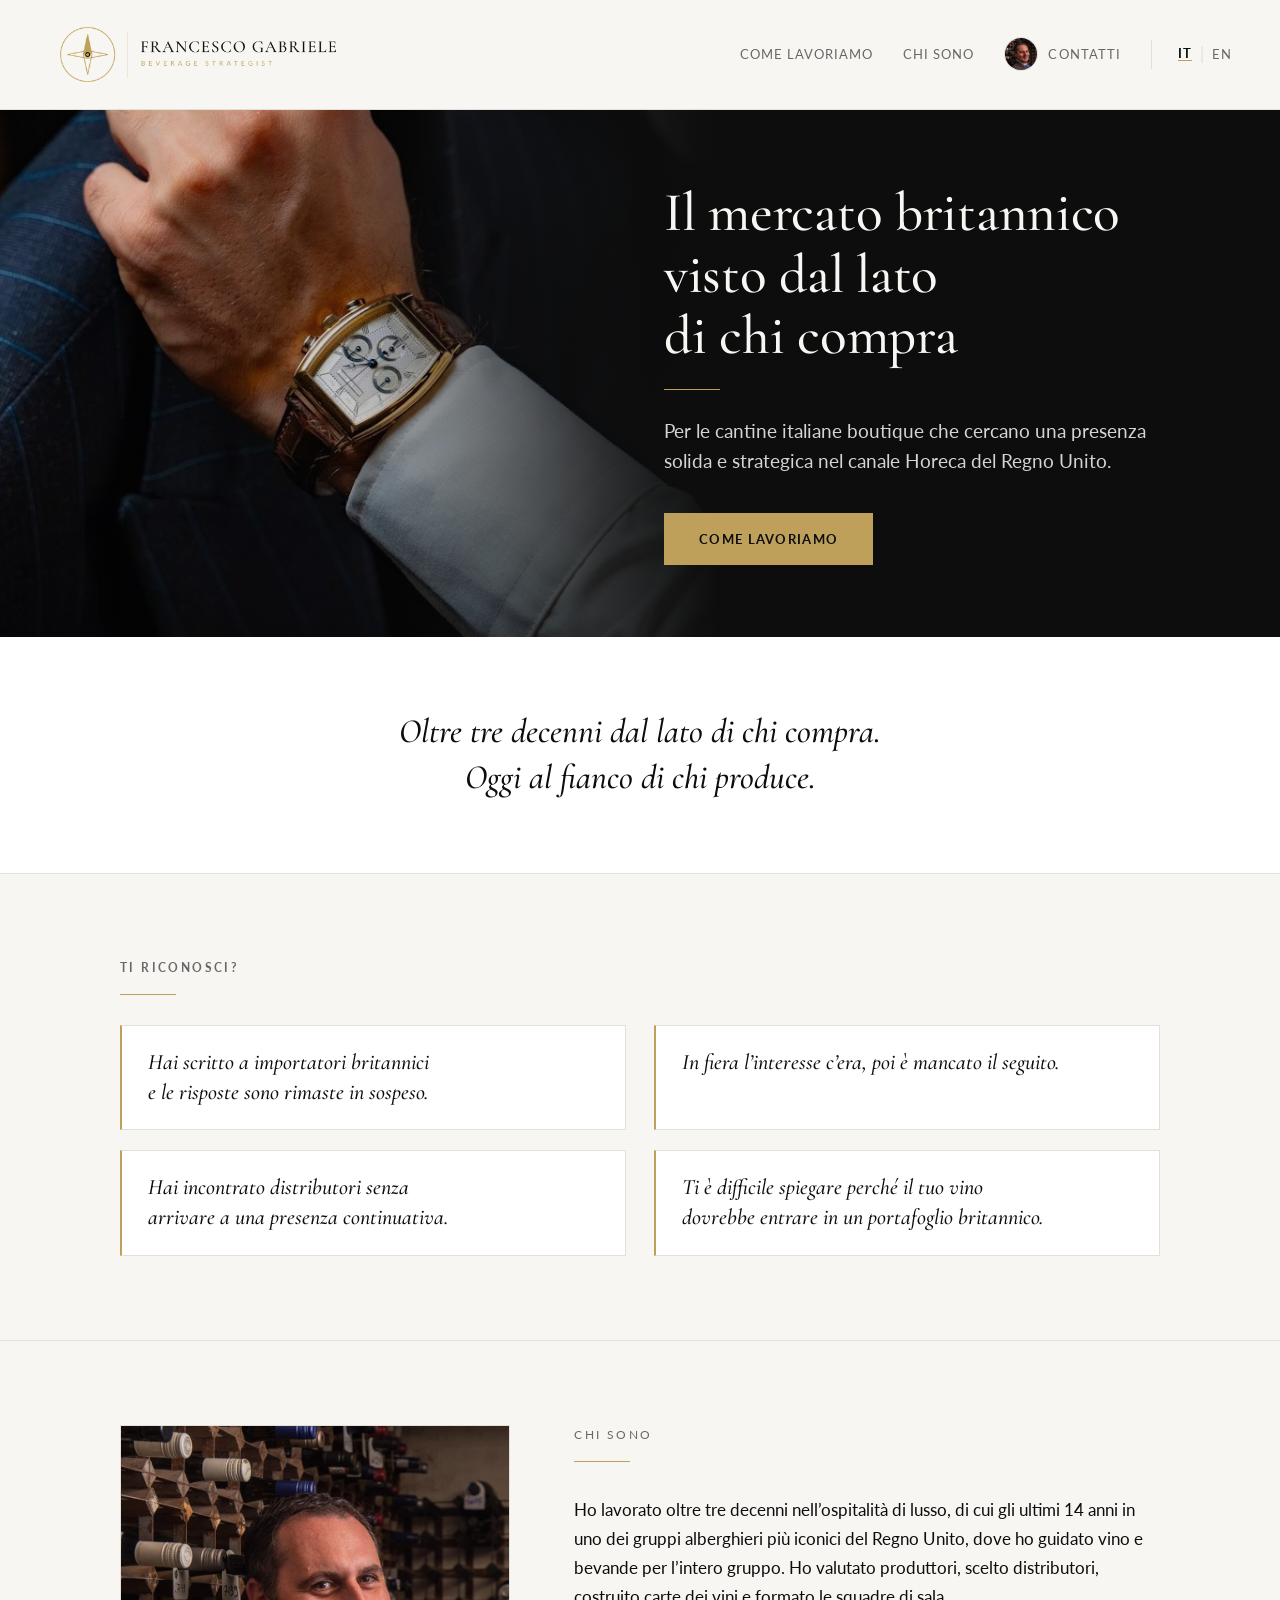
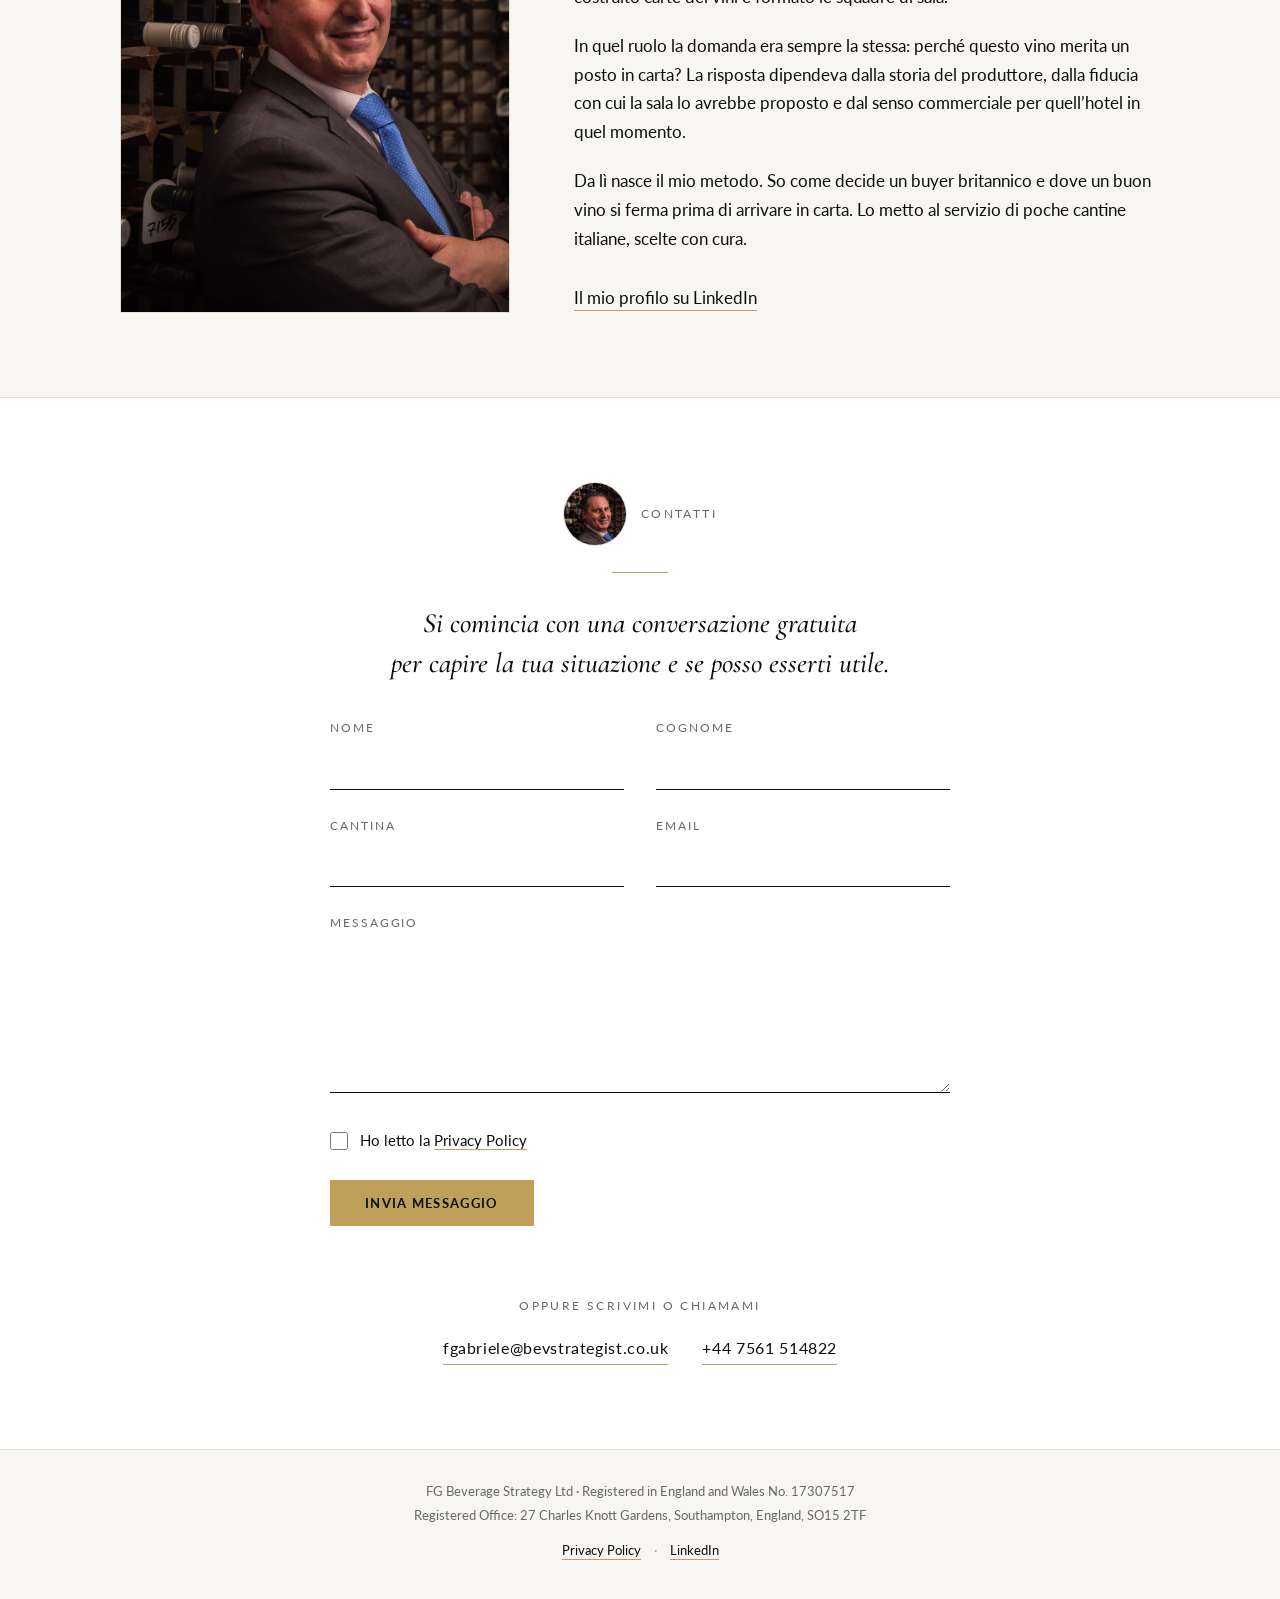
<file: index.html>
<!DOCTYPE html>
<html lang="it">
<head>
<meta charset="UTF-8">
<meta name="viewport" content="width=device-width, initial-scale=1">
<title>Francesco Gabriele | Beverage Strategist</title>
<meta name="description" content="Strategia di ingresso nel mercato britannico per cantine italiane boutique. Un parere indipendente, dal lato di chi compra.">
<link rel="canonical" href="https://bevstrategist.co.uk/">
<link rel="alternate" hreflang="it" href="https://bevstrategist.co.uk/">
<link rel="alternate" hreflang="en" href="https://bevstrategist.co.uk/en/">
<link rel="alternate" hreflang="x-default" href="https://bevstrategist.co.uk/">
<meta property="og:type" content="website">
<meta property="og:site_name" content="Francesco Gabriele | Beverage Strategist">
<meta property="og:title" content="Francesco Gabriele | Beverage Strategist">
<meta property="og:description" content="Strategia di ingresso nel mercato britannico per cantine italiane boutique. Un parere indipendente, dal lato di chi compra.">
<meta property="og:url" content="https://bevstrategist.co.uk/">
<meta property="og:locale" content="it_IT">
<meta property="og:locale:alternate" content="en_GB">
<meta property="og:image" content="https://bevstrategist.co.uk/assets/img/anteprima-social.png">
<meta property="og:image:width" content="1200">
<meta property="og:image:height" content="630">
<meta property="og:image:alt" content="Francesco Gabriele | Beverage Strategist">
<meta name="twitter:card" content="summary_large_image">
<link rel="icon" href="/favicon.ico" sizes="any">
<link rel="icon" type="image/png" sizes="96x96" href="/assets/img/favicon-96.png">
<link rel="apple-touch-icon" href="/apple-touch-icon.png">
<link rel="preload" href="/assets/fonts/cormorant-500.woff2" as="font" type="font/woff2" crossorigin>
<link rel="preload" href="/assets/fonts/lato-400.woff2" as="font" type="font/woff2" crossorigin>
<link rel="stylesheet" href="/assets/css/site.css">
</head>
<body>
<header class="site-header">
  <a class="site-logo" href="/"><img src="/assets/img/logo-francesco-gabriele.png" width="990" height="255" alt="Francesco Gabriele | Beverage Strategist, torna alla home"></a>
  <nav aria-label="Menu principale">
    <ul class="site-nav">
      <li><a href="/come-lavoriamo.html">Come lavoriamo</a></li>
      <li><a href="/#chi-sono">Chi sono</a></li>
      <li><a class="nav-contact" href="/#contatti"><img src="/assets/img/francesco-gabriele-ritratto.jpg" width="192" height="192" alt=""><span>Contatti</span></a></li>
      <li class="lang"><a href="/" lang="it" hreflang="it" aria-current="true">IT</a><span aria-hidden="true">|</span><a href="/en/" lang="en" hreflang="en">EN</a></li>
    </ul>
  </nav>
</header>
<main>
  <div class="hero">
    <div class="hero-photo" aria-hidden="true" style="background-image:url('/assets/img/hero-orologio.jpg')"></div>
    <div class="hero-copy">
      <h1><span class="line">Il mercato britannico</span> <span class="line">visto dal lato</span> <span class="line">di chi compra</span></h1>
      <span class="rule"></span>
      <p>Per le cantine italiane boutique che cercano una presenza solida&nbsp;e&nbsp;strategica nel canale Horeca del Regno Unito.</p>
      <a class="btn" href="/come-lavoriamo.html">Come lavoriamo</a>
    </div>
  </div>

  <section class="statement">
    <p><span class="line">Oltre tre decenni dal lato di chi compra.</span> <span class="line">Oggi al fianco di chi produce.</span></p>
  </section>

  <section class="recognise">
    <div class="inner-wide">
      <h2 class="label">Ti riconosci?</h2>
      <span class="rule"></span>
      <ul class="rec-grid">
        <li>Hai scritto a importatori britannici e le risposte sono rimaste in sospeso.</li>
        <li>In fiera l’interesse c’era, poi è mancato il seguito.</li>
        <li>Hai incontrato distributori senza arrivare a una presenza continuativa.</li>
        <li>Ti è difficile spiegare perché il tuo vino dovrebbe entrare in un portafoglio britannico.</li>
      </ul>
    </div>
  </section>

  <section class="about" id="chi-sono">
    <div class="about-grid">
      <img class="about-photo" src="/assets/img/francesco-gabriele-cantina.jpg" width="1000" height="1163" alt="Francesco Gabriele in una cantina di vini" loading="lazy">
      <div class="about-copy">
        <h2 class="label">Chi sono</h2>
        <span class="rule"></span>
      <p>Ho lavorato oltre tre decenni nell’ospitalità di lusso, di cui gli ultimi 14 anni in uno dei gruppi alberghieri più iconici del Regno Unito, dove ho guidato vino e bevande per l’intero gruppo. Ho valutato produttori, scelto distributori, costruito carte dei vini e formato le squadre di sala.</p>
      <p>In quel ruolo la domanda era sempre la stessa: perché questo vino merita un posto in carta? La risposta dipendeva dalla storia del produttore, dalla fiducia con cui la sala lo avrebbe proposto e dal senso commerciale per quell’hotel in quel momento.</p>
      <p>Da lì nasce il mio metodo. So come decide un buyer britannico e dove un buon vino si ferma prima di arrivare in carta. Lo metto al servizio di poche cantine italiane, scelte con cura.</p>
        <p class="more"><a href="https://www.linkedin.com/in/francesco-gabriele-b3495321" target="_blank" rel="noopener">Il mio profilo su LinkedIn</a></p>
      </div>
    </div>
  </section>

  <section class="contact" id="contatti">
    <div class="inner">
      <div class="contact-head">
        <img src="/assets/img/francesco-gabriele-ritratto.jpg" width="192" height="192" alt="Francesco Gabriele">
        <h2 class="label">Contatti</h2>
      </div>
      <span class="rule"></span>
      <p class="lead"><span class="line">Si comincia con una conversazione gratuita</span> <span class="line">per capire la tua situazione e se posso esserti utile.</span></p>
      <form class="contact-form" method="post" action="https://formspree.io/f/xrpeqwgr" data-ok="Grazie, il tuo messaggio è arrivato. Ti rispondo di persona." data-fail="L’invio non è riuscito. Scrivimi a fgabriele@bevstrategist.co.uk.">
        <input type="hidden" name="_subject" value="Nuovo messaggio dal sito">
        <input type="hidden" name="lingua" value="Italiano">
        <input class="hp" type="text" name="_gotcha" tabindex="-1" autocomplete="off" aria-hidden="true">
        <label><span>Nome</span><input type="text" name="nome" autocomplete="given-name" required></label>
        <label><span>Cognome</span><input type="text" name="cognome" autocomplete="family-name" required></label>
        <label><span>Cantina</span><input type="text" name="cantina" autocomplete="organization" required></label>
        <label><span>Email</span><input type="email" name="email" autocomplete="email" required></label>
        <label class="wide"><span>Messaggio</span><textarea name="messaggio" rows="5" required></textarea></label>
        <label class="check wide"><input type="checkbox" name="privacy" required><span>Ho letto la <a href="/privacy-policy.html">Privacy Policy</a></span></label>
        <div class="wide"><button class="btn" type="submit">Invia messaggio</button></div>
        <p class="form-status wide" role="status" aria-live="polite"></p>
      </form>
      <p class="contact-or">Oppure scrivimi o chiamami</p>
      <div class="contact-links">
        <a href="mailto:fgabriele@bevstrategist.co.uk">fgabriele@bevstrategist.co.uk</a>
        <a href="tel:+447561514822">+44 7561 514822</a>
      </div>
    </div>
  </section>
</main>
<footer class="site-footer">
  <p class="legal">FG Beverage Strategy Ltd · Registered in England and Wales No. 17307517<br>Registered Office: 27 Charles Knott Gardens, Southampton, England, SO15 2TF</p>
  <p><a href="/privacy-policy.html">Privacy Policy</a> <span class="sep">·</span> <a href="https://www.linkedin.com/in/francesco-gabriele-b3495321" target="_blank" rel="noopener">LinkedIn</a></p>
</footer>
<script src="/assets/js/form.js" defer></script>
</body>
</html>
</file>
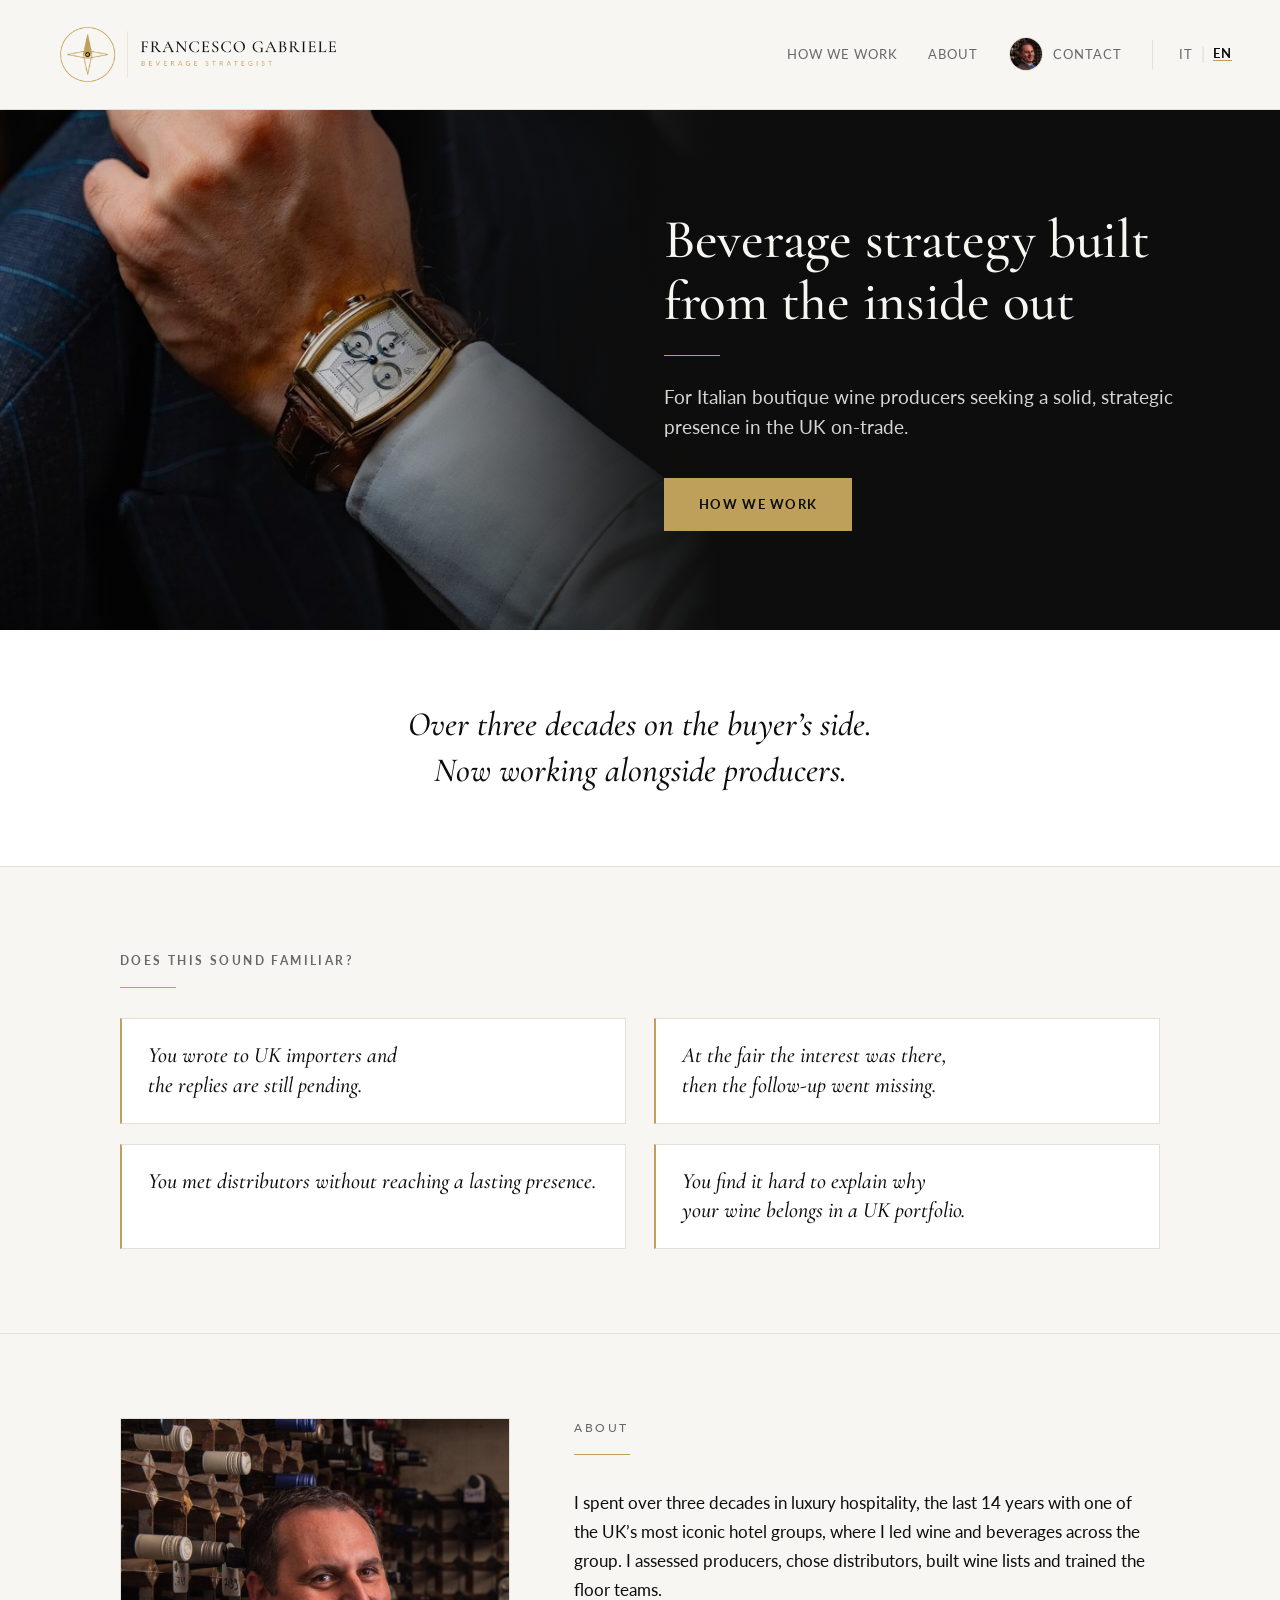
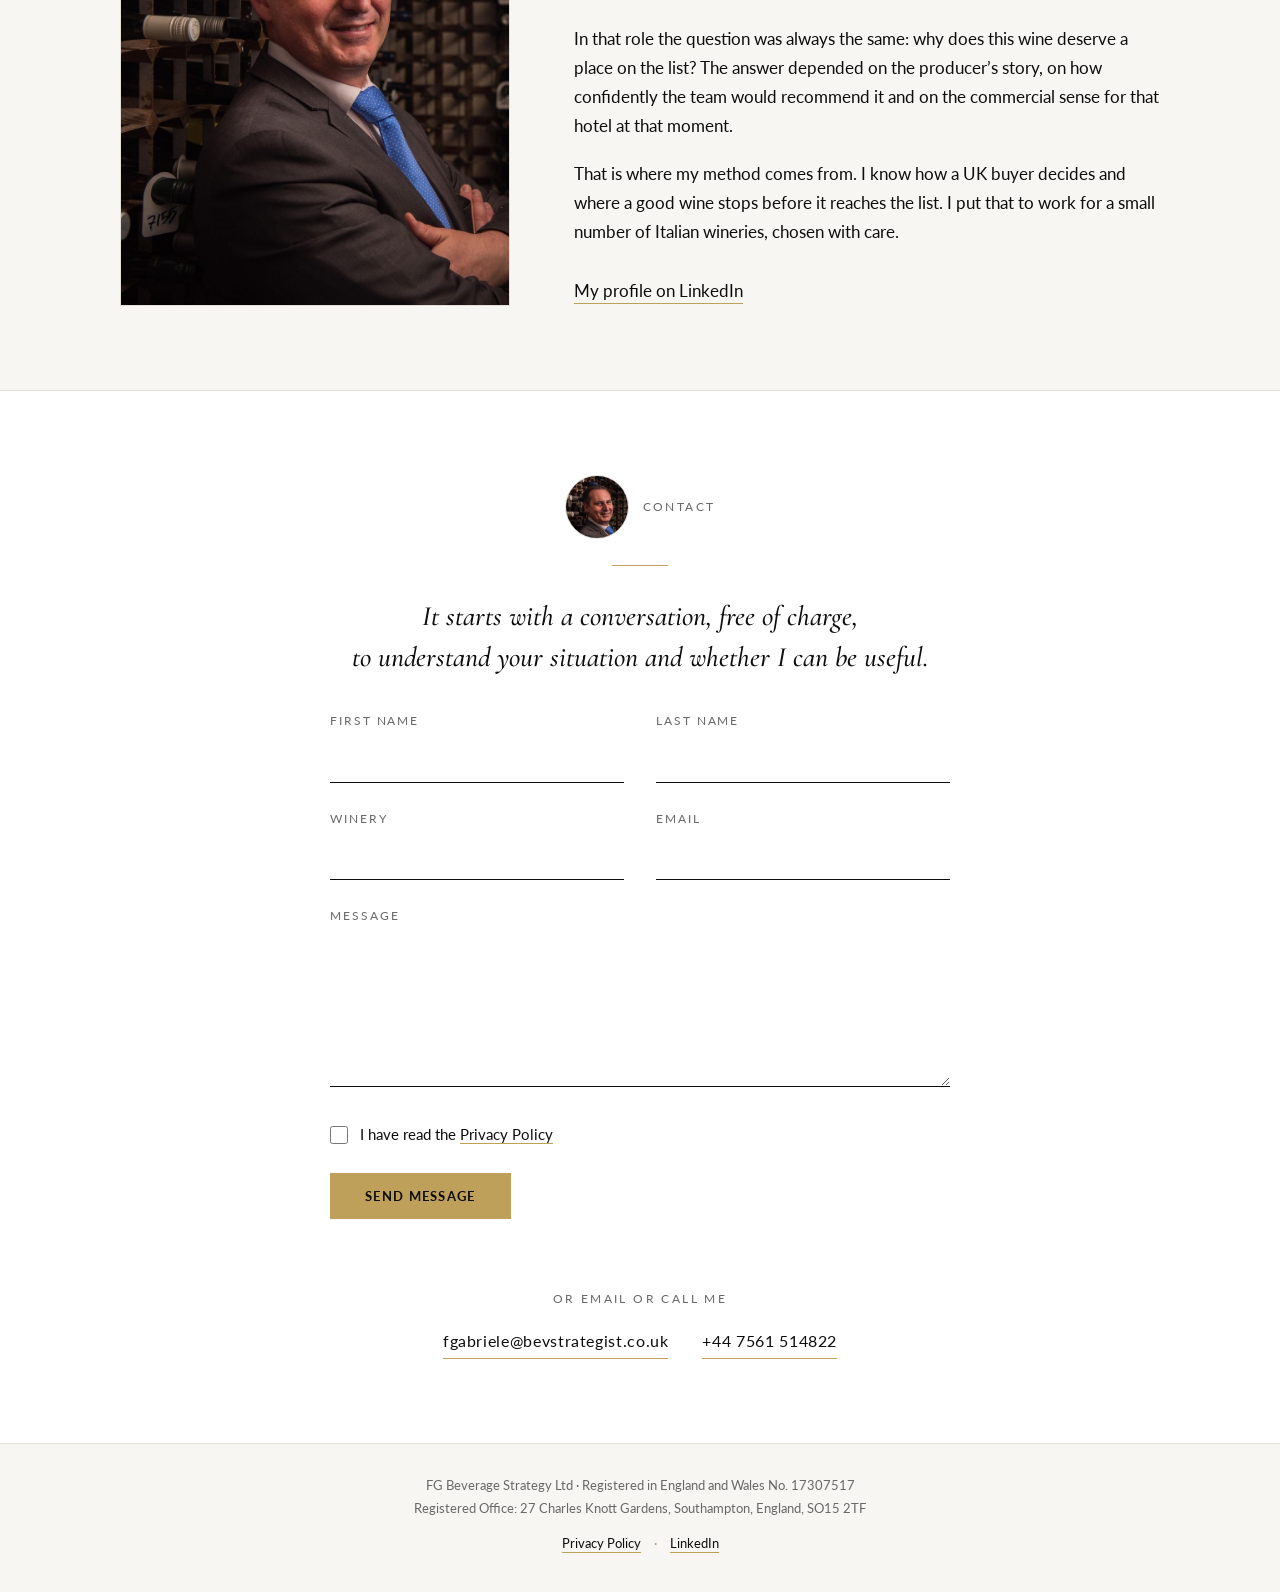
<file: en/index.html>
<!DOCTYPE html>
<html lang="en">
<head>
<meta charset="UTF-8">
<meta name="viewport" content="width=device-width, initial-scale=1">
<title>Francesco Gabriele | Beverage Strategist</title>
<meta name="description" content="UK market entry strategy for Italian boutique wine producers. Independent advice from the buyer’s side of the table.">
<link rel="canonical" href="https://bevstrategist.co.uk/en/">
<link rel="alternate" hreflang="it" href="https://bevstrategist.co.uk/">
<link rel="alternate" hreflang="en" href="https://bevstrategist.co.uk/en/">
<link rel="alternate" hreflang="x-default" href="https://bevstrategist.co.uk/">
<meta property="og:type" content="website">
<meta property="og:site_name" content="Francesco Gabriele | Beverage Strategist">
<meta property="og:title" content="Francesco Gabriele | Beverage Strategist">
<meta property="og:description" content="UK market entry strategy for Italian boutique wine producers. Independent advice from the buyer’s side of the table.">
<meta property="og:url" content="https://bevstrategist.co.uk/en/">
<meta property="og:locale" content="en_GB">
<meta property="og:locale:alternate" content="it_IT">
<meta property="og:image" content="https://bevstrategist.co.uk/assets/img/anteprima-social.png">
<meta property="og:image:width" content="1200">
<meta property="og:image:height" content="630">
<meta property="og:image:alt" content="Francesco Gabriele | Beverage Strategist">
<meta name="twitter:card" content="summary_large_image">
<link rel="icon" href="/favicon.ico" sizes="any">
<link rel="icon" type="image/png" sizes="96x96" href="/assets/img/favicon-96.png">
<link rel="apple-touch-icon" href="/apple-touch-icon.png">
<link rel="preload" href="/assets/fonts/cormorant-500.woff2" as="font" type="font/woff2" crossorigin>
<link rel="preload" href="/assets/fonts/lato-400.woff2" as="font" type="font/woff2" crossorigin>
<link rel="stylesheet" href="/assets/css/site.css">
</head>
<body>
<header class="site-header">
  <a class="site-logo" href="/en/"><img src="/assets/img/logo-francesco-gabriele.png" width="990" height="255" alt="Francesco Gabriele | Beverage Strategist, back to home"></a>
  <nav aria-label="Main menu">
    <ul class="site-nav">
      <li><a href="/en/how-we-work.html">How we work</a></li>
      <li><a href="/en/#about">About</a></li>
      <li><a class="nav-contact" href="/en/#contact"><img src="/assets/img/francesco-gabriele-ritratto.jpg" width="192" height="192" alt=""><span>Contact</span></a></li>
      <li class="lang"><a href="/" lang="it" hreflang="it">IT</a><span aria-hidden="true">|</span><a href="/en/" lang="en" hreflang="en" aria-current="true">EN</a></li>
    </ul>
  </nav>
</header>
<main>
  <div class="hero">
    <div class="hero-photo" aria-hidden="true" style="background-image:url('/assets/img/hero-orologio.jpg')"></div>
    <div class="hero-copy">
      <h1><span class="line">Beverage strategy built</span> <span class="line">from the inside out</span></h1>
      <span class="rule"></span>
      <p>For Italian boutique wine producers seeking a solid, strategic presence in the UK on-trade.</p>
      <a class="btn" href="/en/how-we-work.html">How we work</a>
    </div>
  </div>

  <section class="statement">
    <p><span class="line">Over three decades on the buyer’s side.</span> <span class="line">Now working alongside producers.</span></p>
  </section>

  <section class="recognise">
    <div class="inner-wide">
      <h2 class="label">Does this sound familiar?</h2>
      <span class="rule"></span>
      <ul class="rec-grid">
        <li>You wrote to UK importers and the replies are still pending.</li>
        <li>At the fair the interest was there, then the follow-up went missing.</li>
        <li>You met distributors without reaching a lasting presence.</li>
        <li>You find it hard to explain why your wine belongs in a UK portfolio.</li>
      </ul>
    </div>
  </section>

  <section class="about" id="about">
    <div class="about-grid">
      <img class="about-photo" src="/assets/img/francesco-gabriele-cantina.jpg" width="1000" height="1163" alt="Francesco Gabriele in a wine cellar" loading="lazy">
      <div class="about-copy">
        <h2 class="label">About</h2>
        <span class="rule"></span>
      <p>I spent over three decades in luxury hospitality, the last 14 years with one of the UK’s most iconic hotel groups, where I led wine and beverages across the group. I assessed producers, chose distributors, built wine lists and trained the floor teams.</p>
      <p>In that role the question was always the same: why does this wine deserve a place on the list? The answer depended on the producer’s story, on how confidently the team would recommend it and on the commercial sense for that hotel at that moment.</p>
      <p>That is where my method comes from. I know how a UK buyer decides and where a good wine stops before it reaches the list. I put that to work for a small number of Italian wineries, chosen with care.</p>
        <p class="more"><a href="https://www.linkedin.com/in/francesco-gabriele-b3495321" target="_blank" rel="noopener">My profile on LinkedIn</a></p>
      </div>
    </div>
  </section>

  <section class="contact" id="contact">
    <div class="inner">
      <div class="contact-head">
        <img src="/assets/img/francesco-gabriele-ritratto.jpg" width="192" height="192" alt="Francesco Gabriele">
        <h2 class="label">Contact</h2>
      </div>
      <span class="rule"></span>
      <p class="lead"><span class="line">It starts with a conversation, free of charge,</span> <span class="line">to understand your situation and whether I can be useful.</span></p>
      <form class="contact-form" method="post" action="https://formspree.io/f/xrpeqwgr" data-ok="Thank you, your message has arrived. I will reply personally." data-fail="The message could not be sent. Please email fgabriele@bevstrategist.co.uk.">
        <input type="hidden" name="_subject" value="New message from the website">
        <input type="hidden" name="lingua" value="English">
        <input class="hp" type="text" name="_gotcha" tabindex="-1" autocomplete="off" aria-hidden="true">
        <label><span>First name</span><input type="text" name="nome" autocomplete="given-name" required></label>
        <label><span>Last name</span><input type="text" name="cognome" autocomplete="family-name" required></label>
        <label><span>Winery</span><input type="text" name="cantina" autocomplete="organization" required></label>
        <label><span>Email</span><input type="email" name="email" autocomplete="email" required></label>
        <label class="wide"><span>Message</span><textarea name="messaggio" rows="5" required></textarea></label>
        <label class="check wide"><input type="checkbox" name="privacy" required><span>I have read the <a href="/en/privacy-policy.html">Privacy Policy</a></span></label>
        <div class="wide"><button class="btn" type="submit">Send message</button></div>
        <p class="form-status wide" role="status" aria-live="polite"></p>
      </form>
      <p class="contact-or">Or email or call me</p>
      <div class="contact-links">
        <a href="mailto:fgabriele@bevstrategist.co.uk">fgabriele@bevstrategist.co.uk</a>
        <a href="tel:+447561514822">+44 7561 514822</a>
      </div>
    </div>
  </section>
</main>
<footer class="site-footer">
  <p class="legal">FG Beverage Strategy Ltd · Registered in England and Wales No. 17307517<br>Registered Office: 27 Charles Knott Gardens, Southampton, England, SO15 2TF</p>
  <p><a href="/en/privacy-policy.html">Privacy Policy</a> <span class="sep">·</span> <a href="https://www.linkedin.com/in/francesco-gabriele-b3495321" target="_blank" rel="noopener">LinkedIn</a></p>
</footer>
<script src="/assets/js/form.js" defer></script>
</body>
</html>
</file>
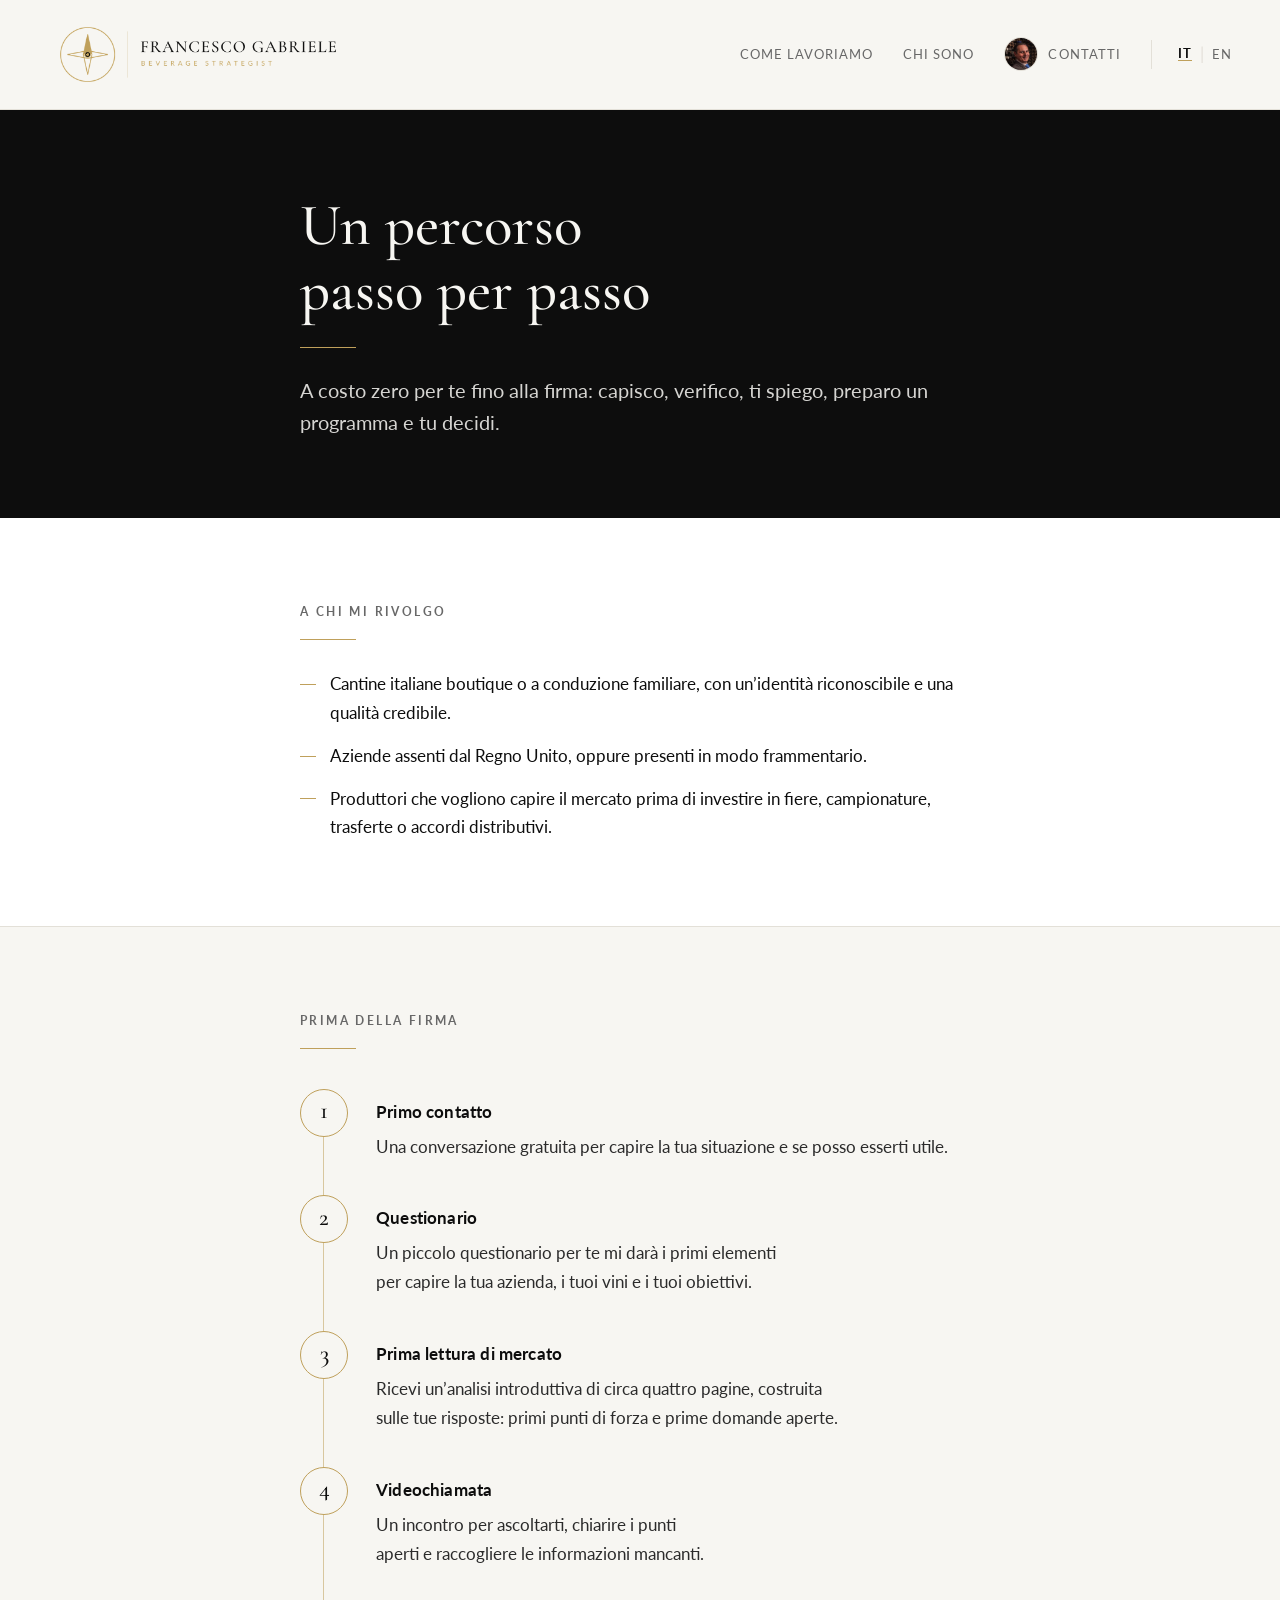
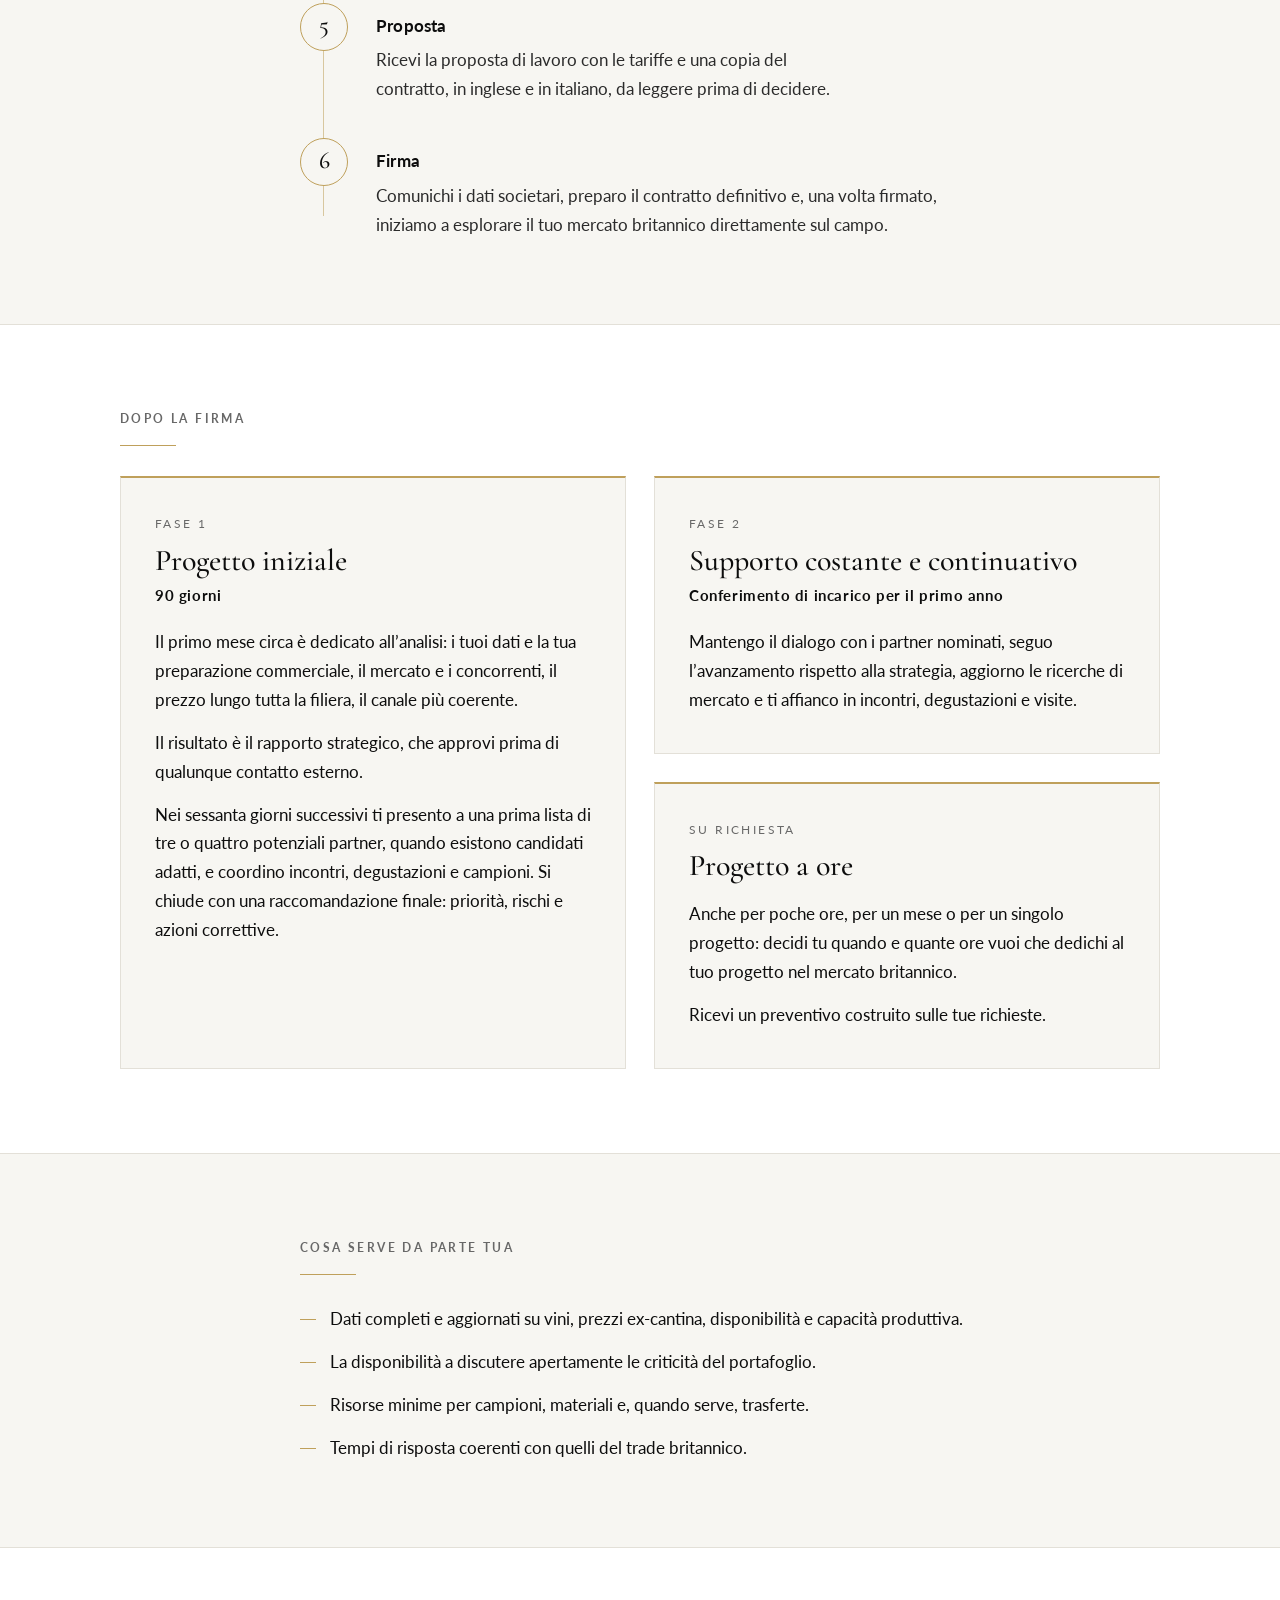
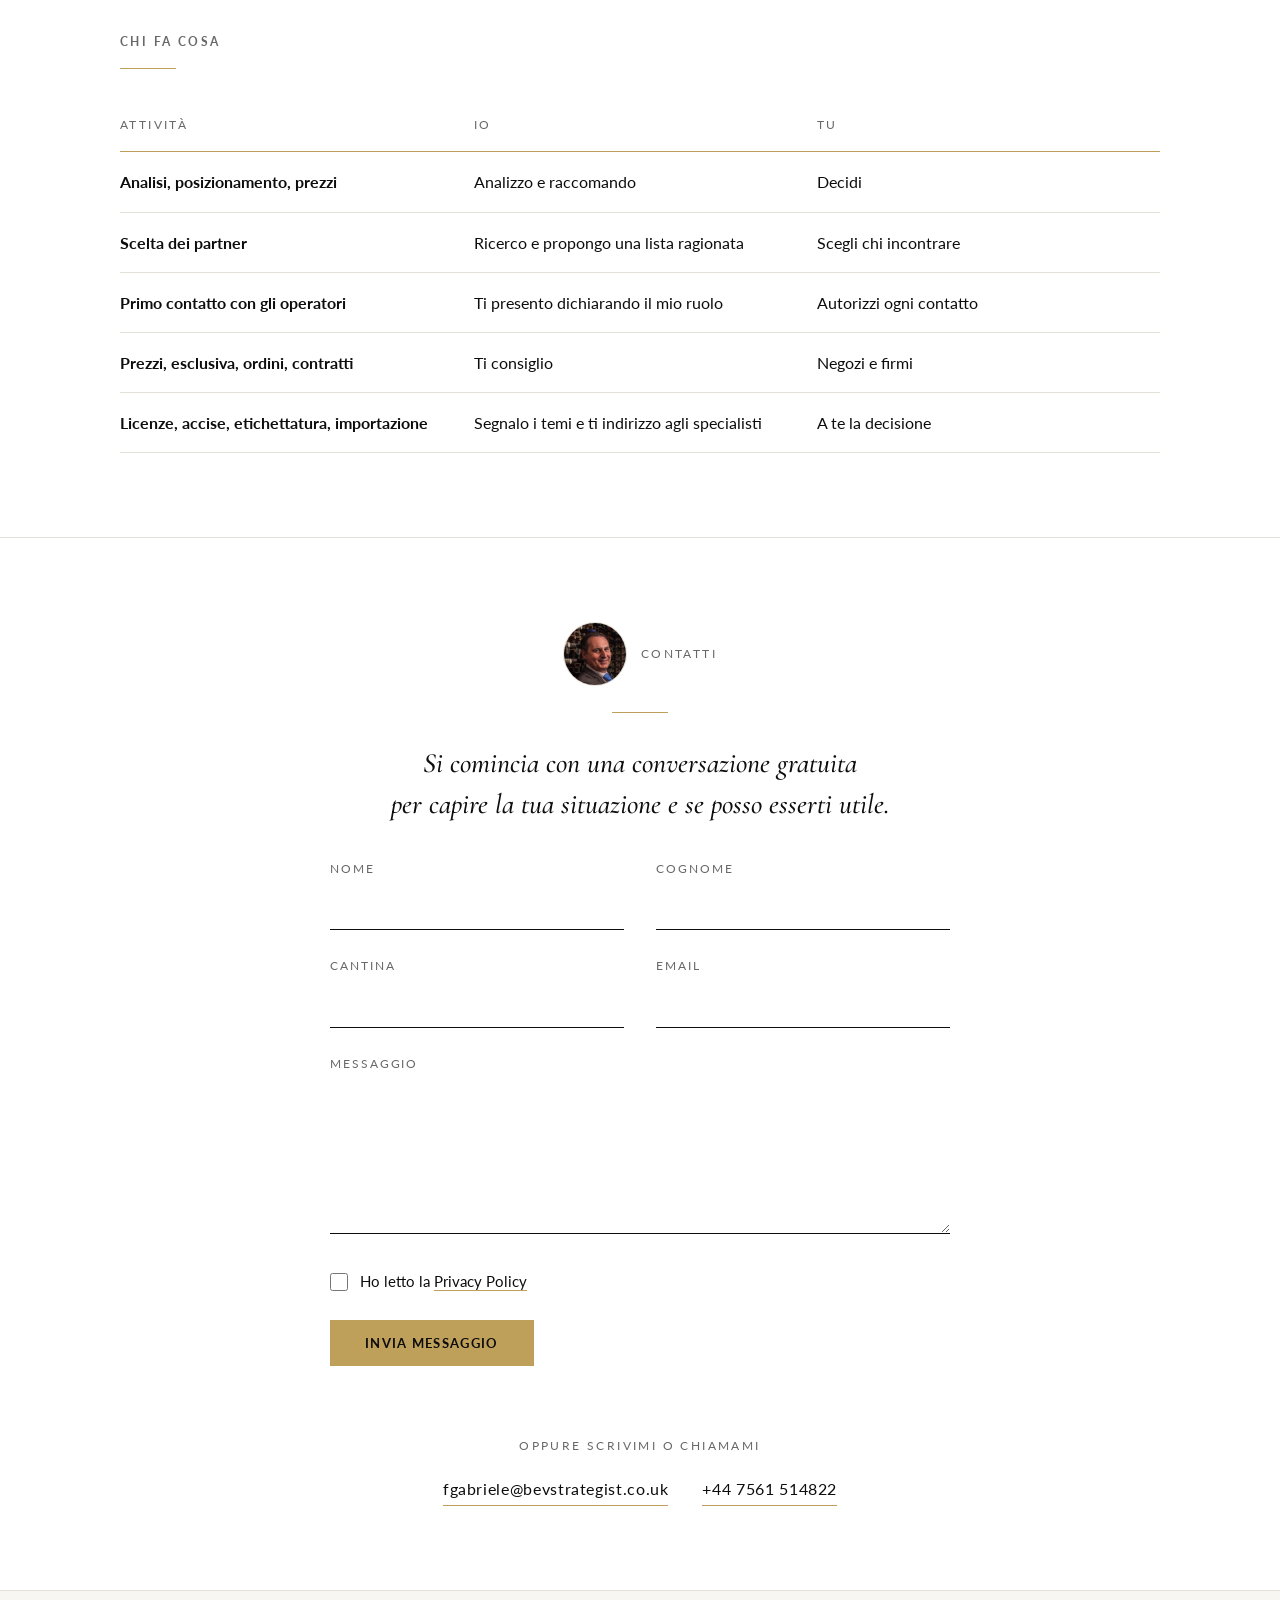
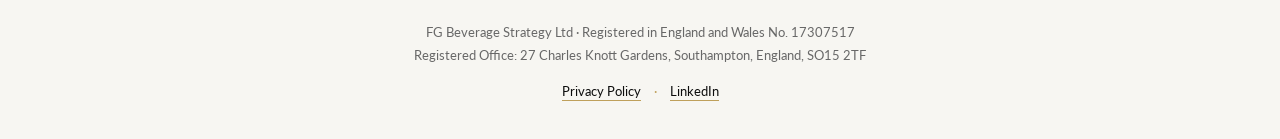
<file: come-lavoriamo.html>
<!DOCTYPE html>
<html lang="it">
<head>
<meta charset="UTF-8">
<meta name="viewport" content="width=device-width, initial-scale=1">
<title>Come lavoriamo | Francesco Gabriele | Beverage Strategist</title>
<meta name="description" content="Il percorso di FG Beverage Strategy con le cantine italiane boutique: dal primo contatto alla firma, poi 90 giorni di progetto e supporto continuativo.">
<link rel="canonical" href="https://bevstrategist.co.uk/come-lavoriamo.html">
<link rel="alternate" hreflang="it" href="https://bevstrategist.co.uk/come-lavoriamo.html">
<link rel="alternate" hreflang="en" href="https://bevstrategist.co.uk/en/how-we-work.html">
<link rel="alternate" hreflang="x-default" href="https://bevstrategist.co.uk/come-lavoriamo.html">
<meta property="og:type" content="website">
<meta property="og:site_name" content="Francesco Gabriele | Beverage Strategist">
<meta property="og:title" content="Come lavoriamo | Francesco Gabriele | Beverage Strategist">
<meta property="og:description" content="Il percorso di FG Beverage Strategy con le cantine italiane boutique: dal primo contatto alla firma, poi 90 giorni di progetto e supporto continuativo.">
<meta property="og:url" content="https://bevstrategist.co.uk/come-lavoriamo.html">
<meta property="og:locale" content="it_IT">
<meta property="og:locale:alternate" content="en_GB">
<meta property="og:image" content="https://bevstrategist.co.uk/assets/img/anteprima-social.png">
<meta property="og:image:width" content="1200">
<meta property="og:image:height" content="630">
<meta property="og:image:alt" content="Francesco Gabriele | Beverage Strategist">
<meta name="twitter:card" content="summary_large_image">
<link rel="icon" href="/favicon.ico" sizes="any">
<link rel="icon" type="image/png" sizes="96x96" href="/assets/img/favicon-96.png">
<link rel="apple-touch-icon" href="/apple-touch-icon.png">
<link rel="preload" href="/assets/fonts/cormorant-500.woff2" as="font" type="font/woff2" crossorigin>
<link rel="preload" href="/assets/fonts/lato-400.woff2" as="font" type="font/woff2" crossorigin>
<link rel="stylesheet" href="/assets/css/site.css">
</head>
<body>
<header class="site-header">
  <a class="site-logo" href="/"><img src="/assets/img/logo-francesco-gabriele.png" width="990" height="255" alt="Francesco Gabriele | Beverage Strategist, torna alla home"></a>
  <nav aria-label="Menu principale">
    <ul class="site-nav">
      <li><a href="/come-lavoriamo.html">Come lavoriamo</a></li>
      <li><a href="/#chi-sono">Chi sono</a></li>
      <li><a class="nav-contact" href="/#contatti"><img src="/assets/img/francesco-gabriele-ritratto.jpg" width="192" height="192" alt=""><span>Contatti</span></a></li>
      <li class="lang"><a href="/come-lavoriamo.html" lang="it" hreflang="it" aria-current="true">IT</a><span aria-hidden="true">|</span><a href="/en/how-we-work.html" lang="en" hreflang="en">EN</a></li>
    </ul>
  </nav>
</header>
<main>
  <div class="page-hero">
    <div class="inner">
      <h1><span class="line">Un percorso</span> <span class="line">passo per passo</span></h1>
      <span class="rule"></span>
      <p>A costo zero per te fino alla firma: capisco, verifico, ti spiego, preparo un programma e tu decidi.</p>
    </div>
  </div>

  <section class="for-whom">
    <div class="inner">
      <h2 class="label">A chi mi rivolgo</h2>
      <span class="rule"></span>
      <ul class="bullets">
        <li>Cantine italiane boutique o a conduzione familiare, con un’identità riconoscibile e una qualità credibile.</li>
        <li>Aziende assenti dal Regno Unito, oppure presenti in modo frammentario.</li>
        <li>Produttori che vogliono capire il mercato prima di investire in fiere, campionature, trasferte o accordi distributivi.</li>
      </ul>
    </div>
  </section>

  <section class="path">
    <div class="inner">
      <h2 class="label">Prima della firma</h2>
      <span class="rule"></span>
      <ol class="steps">
        <li><span class="step-n">1</span><div><h3>Primo contatto</h3><p>Una conversazione gratuita per capire la tua situazione e se posso esserti utile.</p></div></li>
        <li><span class="step-n">2</span><div><h3>Questionario</h3><p>Un piccolo questionario per te mi darà i primi elementi per capire la tua azienda, i tuoi vini e i tuoi obiettivi.</p></div></li>
        <li><span class="step-n">3</span><div><h3>Prima lettura di mercato</h3><p>Ricevi un’analisi introduttiva di circa quattro pagine, costruita sulle tue risposte: primi punti di forza e prime domande aperte.</p></div></li>
        <li><span class="step-n">4</span><div><h3>Videochiamata</h3><p>Un incontro per ascoltarti, chiarire i punti aperti e raccogliere le informazioni mancanti.</p></div></li>
        <li><span class="step-n">5</span><div><h3>Proposta</h3><p>Ricevi la proposta di lavoro con le tariffe e una copia del contratto, in inglese e in italiano, da leggere prima di decidere.</p></div></li>
        <li><span class="step-n">6</span><div><h3>Firma</h3><p>Comunichi i dati societari, preparo il contratto definitivo e, una volta firmato, iniziamo a esplorare il tuo mercato britannico direttamente sul campo.</p></div></li>
      </ol>
    </div>
  </section>

  <section class="phases">
    <div class="inner-wide">
      <h2 class="label">Dopo la firma</h2>
      <span class="rule"></span>
      <div class="phase-grid">
        <article class="phase"><p class="phase-k">Fase 1</p><h3>Progetto iniziale</h3><p class="phase-d">90 giorni</p><p>Il primo mese circa è dedicato all’analisi: i tuoi dati e la tua preparazione commerciale, il mercato e i concorrenti, il prezzo lungo tutta la filiera, il canale più coerente.</p><p>Il risultato è il rapporto strategico, che approvi prima di qualunque contatto esterno.</p><p>Nei sessanta giorni successivi ti presento a una prima lista di tre o quattro potenziali partner, quando esistono candidati adatti, e coordino incontri, degustazioni e campioni. Si chiude con una raccomandazione finale: priorità, rischi e azioni correttive.</p></article>
        <div class="phase-stack"><article class="phase"><p class="phase-k">Fase 2</p><h3>Supporto costante e continuativo</h3><p class="phase-d">Conferimento di incarico per il primo anno</p><p>Mantengo il dialogo con i partner nominati, seguo l’avanzamento rispetto alla strategia, aggiorno le ricerche di mercato e ti affianco in incontri, degustazioni e visite.</p></article><article class="phase"><p class="phase-k">Su richiesta</p><h3>Progetto a ore</h3><p>Anche per poche ore, per un mese o per un singolo progetto: decidi tu quando e quante ore vuoi che dedichi al tuo progetto nel mercato britannico.</p><p>Ricevi un preventivo costruito sulle tue richieste.</p></article></div>
      </div>
    </div>
  </section>

  <section class="needs">
    <div class="inner">
      <h2 class="label">Cosa serve da parte tua</h2>
      <span class="rule"></span>
      <ul class="bullets">
        <li>Dati completi e aggiornati su vini, prezzi ex-cantina, disponibilità e capacità produttiva.</li>
        <li>La disponibilità a discutere apertamente le criticità del portafoglio.</li>
        <li>Risorse minime per campioni, materiali e, quando serve, trasferte.</li>
        <li>Tempi di risposta coerenti con quelli del trade britannico.</li>
      </ul>
    </div>
  </section>

  <section class="roles">
    <div class="inner-wide">
      <h2 class="label">Chi fa cosa</h2>
      <span class="rule"></span>
      <table class="roles-table">
        <thead><tr><th scope="col">Attività</th><th scope="col">Io</th><th scope="col">Tu</th></tr></thead>
        <tbody>
          <tr><th scope="row">Analisi, posizionamento, prezzi</th><td data-k="Io">Analizzo e raccomando</td><td data-k="Tu">Decidi</td></tr>
          <tr><th scope="row">Scelta dei partner</th><td data-k="Io">Ricerco e propongo una lista ragionata</td><td data-k="Tu">Scegli chi incontrare</td></tr>
          <tr><th scope="row">Primo contatto con gli operatori</th><td data-k="Io">Ti presento dichiarando il mio ruolo</td><td data-k="Tu">Autorizzi ogni contatto</td></tr>
          <tr><th scope="row">Prezzi, esclusiva, ordini, contratti</th><td data-k="Io">Ti consiglio</td><td data-k="Tu">Negozi e firmi</td></tr>
          <tr><th scope="row">Licenze, accise, etichettatura, importazione</th><td data-k="Io">Segnalo i temi e ti indirizzo agli specialisti</td><td data-k="Tu">A te la decisione</td></tr>
        </tbody>
      </table>
    </div>
  </section>

  <section class="contact" id="contatti">
    <div class="inner">
      <div class="contact-head">
        <img src="/assets/img/francesco-gabriele-ritratto.jpg" width="192" height="192" alt="Francesco Gabriele">
        <h2 class="label">Contatti</h2>
      </div>
      <span class="rule"></span>
      <p class="lead"><span class="line">Si comincia con una conversazione gratuita</span> <span class="line">per capire la tua situazione e se posso esserti utile.</span></p>
      <form class="contact-form" method="post" action="https://formspree.io/f/xrpeqwgr" data-ok="Grazie, il tuo messaggio è arrivato. Ti rispondo di persona." data-fail="L’invio non è riuscito. Scrivimi a fgabriele@bevstrategist.co.uk.">
        <input type="hidden" name="_subject" value="Nuovo messaggio dal sito">
        <input type="hidden" name="lingua" value="Italiano">
        <input class="hp" type="text" name="_gotcha" tabindex="-1" autocomplete="off" aria-hidden="true">
        <label><span>Nome</span><input type="text" name="nome" autocomplete="given-name" required></label>
        <label><span>Cognome</span><input type="text" name="cognome" autocomplete="family-name" required></label>
        <label><span>Cantina</span><input type="text" name="cantina" autocomplete="organization" required></label>
        <label><span>Email</span><input type="email" name="email" autocomplete="email" required></label>
        <label class="wide"><span>Messaggio</span><textarea name="messaggio" rows="5" required></textarea></label>
        <label class="check wide"><input type="checkbox" name="privacy" required><span>Ho letto la <a href="/privacy-policy.html">Privacy Policy</a></span></label>
        <div class="wide"><button class="btn" type="submit">Invia messaggio</button></div>
        <p class="form-status wide" role="status" aria-live="polite"></p>
      </form>
      <p class="contact-or">Oppure scrivimi o chiamami</p>
      <div class="contact-links">
        <a href="mailto:fgabriele@bevstrategist.co.uk">fgabriele@bevstrategist.co.uk</a>
        <a href="tel:+447561514822">+44 7561 514822</a>
      </div>
    </div>
  </section>
</main>
<footer class="site-footer">
  <p class="legal">FG Beverage Strategy Ltd · Registered in England and Wales No. 17307517<br>Registered Office: 27 Charles Knott Gardens, Southampton, England, SO15 2TF</p>
  <p><a href="/privacy-policy.html">Privacy Policy</a> <span class="sep">·</span> <a href="https://www.linkedin.com/in/francesco-gabriele-b3495321" target="_blank" rel="noopener">LinkedIn</a></p>
</footer>
<script src="/assets/js/form.js" defer></script>
</body>
</html>
</file>
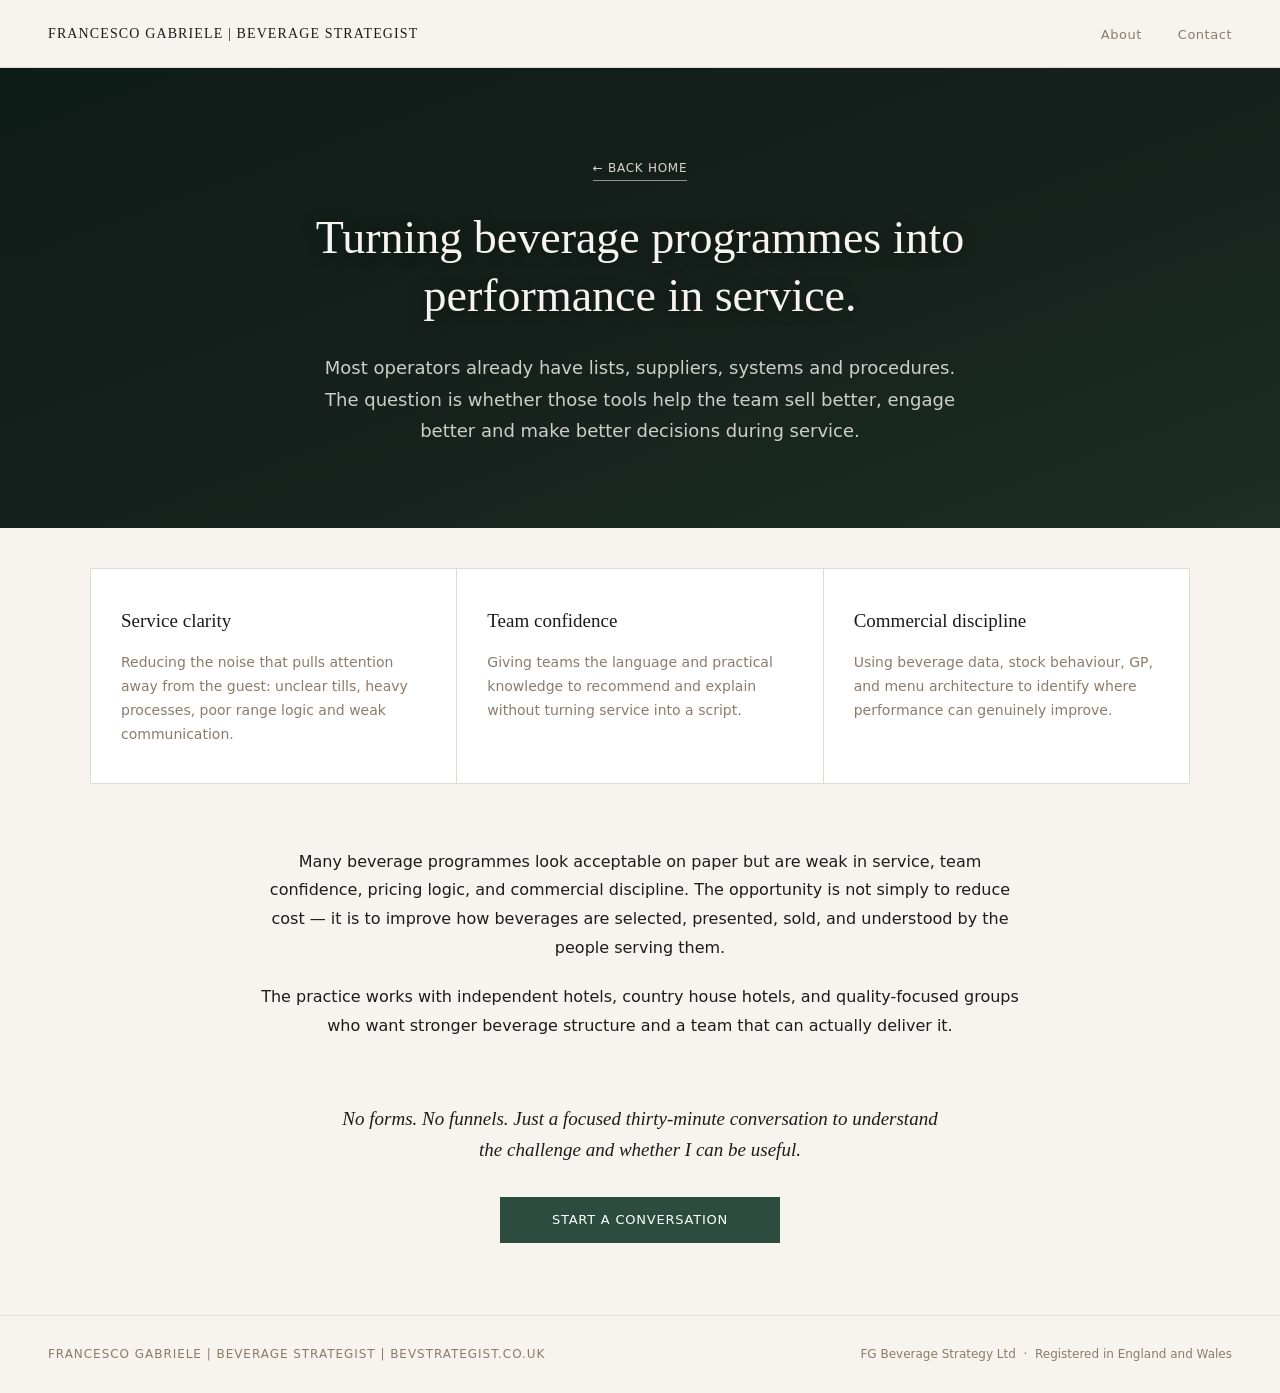
<file: hospitality (3).html>
<!DOCTYPE html>
<html lang="en">
<head>
<meta charset="UTF-8">
<meta name="viewport" content="width=device-width, initial-scale=1.0">
<title>Hospitality Programme | Francesco Gabriele | Beverage Strategist</title>
<meta name="description" content="Beverage programme strategy and performance support for quality-focused hospitality operators.">
<style>

  *, *::before, *::after { box-sizing: border-box; margin: 0; padding: 0; }

  :root {
    --ink:      #1C1C1C;
    --bg:       #F7F4EF;
    --green:    #2B4C3F;
    --taupe:    #8C7B6B;
    --white:    #FFFFFF;
    --border:   #E0DBD4;
  }

  html { scroll-behavior: smooth; scroll-padding-top: 90px; }

  body {
    font-family: 'Avenir Next', Avenir, 'Avenir Next LT Pro', system-ui, -apple-system, 'Segoe UI', Arial, sans-serif;
    font-size: 16px;
    line-height: 1.7;
    color: var(--ink);
    background: var(--bg);
    opacity: 0;
    animation: fadeIn 0.6s ease forwards;
  }

  @keyframes fadeIn { to { opacity: 1; } }

  /* ── MARK ── the signature element: a short green rule used as section separator */
  .mark {
    display: block;
    width: 48px;
    height: 1px;
    background: var(--green);
    margin: 0 auto;
  }

  /* ── NAV ── */
  nav {
    position: sticky;
    top: 0;
    z-index: 100;
    background: var(--bg);
    border-bottom: 1px solid var(--border);
    padding: 20px 48px;
    display: flex;
    align-items: center;
    justify-content: space-between;
  }

  .nav-name {
    font-family: 'Avenir Next', Avenir, 'Avenir Next LT Pro', Georgia, serif;
    font-size: 14px;
    letter-spacing: 0.08em;
    color: var(--ink);
    text-decoration: none;
    text-transform: uppercase;
  }

  .nav-links {
    display: flex;
    gap: 36px;
    list-style: none;
  }

  .nav-links a {
    font-size: 13px;
    color: var(--taupe);
    text-decoration: none;
    letter-spacing: 0.04em;
    transition: color 0.2s;
  }

  .nav-links a:hover { color: var(--green); }

  /* ── HERO ── */
  .hero {
    text-align: center;
    padding: 24px 48px 0;
    width: 100%;
    margin: 0;
    position: relative;
    overflow: visible;
  }

  .hero-eyebrow {
    font-size: 12px;
    letter-spacing: 0.14em;
    text-transform: uppercase;
    color: var(--taupe);
    margin-bottom: 36px;
  }

  .hero-headline {
    font-family: 'Avenir Next', Avenir, 'Avenir Next LT Pro', Georgia, serif;
    font-size: clamp(26px, 3.6vw, 42px);
    font-style: normal;
    font-weight: normal;
    line-height: 1.2;
    color: var(--ink);
    margin-bottom: 48px;
    letter-spacing: -0.01em;
  }

  .hero-buttons {
    display: flex;
    gap: 16px;
    justify-content: center;
    flex-wrap: wrap;
    margin-bottom: 44px;
  }

  .btn {
    display: inline-block;
    width: 280px;
    padding: 11px 0;
    font-size: 13px;
    letter-spacing: 0.06em;
    text-transform: uppercase;
    text-decoration: none;
    text-align: center;
    border: 1px solid var(--ink);
    color: var(--ink);
    background: transparent;
    cursor: pointer;
    transition: background 0.2s, color 0.2s;
  }

  .btn:hover {
    background: var(--ink);
    color: var(--bg);
  }

  .btn-primary {
    background: var(--green);
    border-color: var(--green);
    color: var(--white);
  }

  .btn-primary:hover {
    background: #1e3830;
    border-color: #1e3830;
    color: var(--white);
  }

  /* ── SECTION SHELL ── */
  section {
    padding: 80px 48px;
  }

  .section-inner {
    max-width: 760px;
    margin: 0 auto;
  }

  .section-inner-wide {
    max-width: 1000px;
    margin: 0 auto;
  }

  /* ── CORE IDEA ── */
  .core-idea {
    background: var(--white);
    border-top: 1px solid var(--border);
    border-bottom: 1px solid var(--border);
  }

  .core-idea p {
    font-family: 'Avenir Next', Avenir, 'Avenir Next LT Pro', Georgia, serif;
    font-size: clamp(18px, 2.2vw, 22px);
    font-style: italic;
    line-height: 1.65;
    color: var(--ink);
    text-align: center;
  }

  /* ── AUDIENCE PANELS ── */
  .audiences {
    background: var(--bg);
  }

  .panel-grid {
    display: grid;
    grid-template-columns: 1fr 1fr;
    gap: 2px;
    margin-top: 48px;
  }

  .panel {
    background: var(--white);
    padding: 48px 40px;
    border: 1px solid var(--border);
    scroll-margin-top: 100px;
  }

  .panel-label {
    font-size: 11px;
    letter-spacing: 0.14em;
    text-transform: uppercase;
    color: var(--taupe);
    margin-bottom: 20px;
  }

  .panel-title {
    font-family: 'Avenir Next', Avenir, 'Avenir Next LT Pro', Georgia, serif;
    font-size: 22px;
    font-weight: normal;
    color: var(--ink);
    margin-bottom: 20px;
    line-height: 1.3;
  }

  .panel-body {
    font-size: 15px;
    color: var(--taupe);
    line-height: 1.7;
    margin-bottom: 36px;
  }

  .panel-link {
    font-size: 13px;
    letter-spacing: 0.06em;
    text-transform: uppercase;
    color: var(--green);
    text-decoration: none;
    border-bottom: 1px solid var(--green);
    padding-bottom: 2px;
    transition: opacity 0.2s;
  }

  .panel-link:hover { opacity: 0.7; }

  /* ── ABOUT ── */
  .about {
    background: var(--white);
    border-top: 1px solid var(--border);
    border-bottom: 1px solid var(--border);
    scroll-margin-top: 80px;
  }

  .about-label {
    font-size: 11px;
    letter-spacing: 0.14em;
    text-transform: uppercase;
    color: var(--taupe);
    margin-bottom: 32px;
    text-align: center;
  }

  .about p {
    font-size: 16px;
    color: var(--ink);
    line-height: 1.8;
    text-align: center;
    max-width: 640px;
    margin: 0 auto 20px;
  }

  .about p:last-child { margin-bottom: 0; }

  /* ── CONTACT ── */
  .contact {
    text-align: center;
    scroll-margin-top: 80px;
  }

  .contact-label {
    font-size: 11px;
    letter-spacing: 0.14em;
    text-transform: uppercase;
    color: var(--taupe);
    margin-bottom: 32px;
  }

  .contact-close {
    font-family: 'Avenir Next', Avenir, 'Avenir Next LT Pro', Georgia, serif;
    font-size: clamp(17px, 2vw, 21px);
    font-style: italic;
    color: var(--ink);
    line-height: 1.6;
    max-width: 560px;
    margin: 0 auto 40px;
  }

  .contact-email {
    display: inline-block;
    font-size: 14px;
    letter-spacing: 0.06em;
    color: var(--green);
    text-decoration: none;
    border-bottom: 1px solid var(--green);
    padding-bottom: 2px;
    margin-bottom: 48px;
  }

  .contact-email:hover { opacity: 0.7; }

  /* ── FOOTER ── */
  footer {
    border-top: 1px solid var(--border);
    padding: 28px 48px;
    display: flex;
    align-items: center;
    justify-content: space-between;
    flex-wrap: wrap;
    gap: 12px;
  }

  .footer-name {
    font-size: 12px;
    letter-spacing: 0.08em;
    text-transform: uppercase;
    color: var(--taupe);
  }

  .footer-legal {
    font-size: 12px;
    color: var(--taupe);
  }

  /* ── RESPONSIVE ── */
  @media (max-width: 700px) {
    nav { padding: 16px 24px; }
    .nav-links { gap: 20px; }
    section { padding: 60px 24px; }
    .hero { padding: 72px 24px 64px; }
    .panel-grid { grid-template-columns: 1fr; }
    footer { padding: 24px; flex-direction: column; align-items: flex-start; }
    .hero-image { display: none; }
  }

  /* ── HERO DARK ── */
  .hero {
    background: linear-gradient(160deg, #0e1c18 0%, #16201c 50%, #1c2e26 100%);
  }

  .hero-image {
    position: absolute;
    top: 50%;
    right: 6%;
    transform: translateY(-50%);
    width: 320px;
    max-width: 36vw;
    aspect-ratio: 1.14 / 1;
    background: url('[data-uri]') center/cover no-repeat;
    border-radius: 2px;
    box-shadow: 0 18px 40px rgba(0,0,0,0.4);
    background-size: cover;
    background-position: center;
    background-repeat: no-repeat;
    z-index: 1;
    opacity: 0.92;
  }

  .hero > *:not(.hero-image) {
    position: relative;
    z-index: 2;
  }

  .hero::before {
    content: '';
    position: absolute;
    inset: 0;
    background-image: url("data:image/svg+xml,%3Csvg width='60' height='60' viewBox='0 0 60 60' xmlns='http://www.w3.org/2000/svg'%3E%3Cg fill='none' fill-rule='evenodd'%3E%3Cg fill='%23ffffff' fill-opacity='0.015'%3E%3Cpath d='M36 34v-4h-2v4h-4v2h4v4h2v-4h4v-2h-4zm0-30V0h-2v4h-4v2h4v4h2V6h4V4h-4zM6 34v-4H4v4H0v2h4v4h2v-4h4v-2H6zM6 4V0H4v4H0v2h4v4h2V6h4V4H6z'/%3E%3C/g%3E%3C/g%3E%3C/svg%3E");
    pointer-events: none;
    z-index: 1;
  }

  /* 
    TO ADD A PHOTO LATER:
    Replace the background above with:
    background: linear-gradient(160deg, rgba(14,28,24,0.85) 0%, rgba(26,26,26,0.75) 100%),
                url('your-image.jpg') center/cover no-repeat;
  */

  .hero-eyebrow {
    color: rgba(247, 244, 239, 0.45);
  }

  .hero-headline {
    color: #F7F4EF;
  }

  .hero .mark {
    background: rgba(247, 244, 239, 0.25);
  }

  /* ── HERO SCROLL HINT ── */
  .scroll-hint {
    position: absolute;
    bottom: 32px;
    left: 50%;
    transform: translateX(-50%);
    display: flex;
    flex-direction: column;
    align-items: center;
    gap: 8px;
    opacity: 0.3;
  }

  .scroll-hint span {
    font-size: 10px;
    letter-spacing: 0.14em;
    text-transform: uppercase;
    color: #F7F4EF;
  }

  .scroll-line {
    width: 1px;
    height: 32px;
    background: #F7F4EF;
    animation: scrollDrop 1.8s ease-in-out infinite;
  }

  @keyframes scrollDrop {
    0%   { transform: scaleY(0); transform-origin: top; opacity: 0; }
    40%  { transform: scaleY(1); transform-origin: top; opacity: 1; }
    60%  { transform: scaleY(1); transform-origin: bottom; opacity: 1; }
    100% { transform: scaleY(0); transform-origin: bottom; opacity: 0; }
  }

  @media (prefers-reduced-motion: reduce) {
    body { animation: none; opacity: 1; }
    .scroll-line { animation: none; }
  }


  /* ── PROGRAMME PAGE ── */
  .programme-hero {
    background: linear-gradient(160deg, #0e1c18 0%, #16201c 50%, #1c2e26 100%);
    padding: 64px 48px 56px;
    text-align: center;
    min-height: 460px;
    display: flex;
    flex-direction: column;
    align-items: center;
    justify-content: center;
  }

  .programme-eyebrow {
    font-size: 12px;
    letter-spacing: 0.14em;
    text-transform: uppercase;
    color: rgba(247,244,239,0.5);
    margin-bottom: 20px;
  }

  .programme-title {
    font-family: 'Avenir Next', Avenir, 'Avenir Next LT Pro', Georgia, serif;
    font-size: clamp(28px, 4vw, 46px);
    font-weight: normal;
    color: #F7F4EF;
    line-height: 1.25;
    max-width: 760px;
    margin: 0 auto 28px;
    text-shadow: 0 2px 16px rgba(0,0,0,0.4);
  }

  .programme-intro {
    font-size: 18px;
    color: rgba(247,244,239,0.82);
    max-width: 640px;
    margin: 0 auto;
    line-height: 1.75;
  }

  .programme-body {
    background: var(--bg);
    padding: 40px 48px 72px;
  }

  .programme-grid {
    display: grid;
    grid-template-columns: repeat(3, 1fr);
    gap: 1px;
    background: var(--border);
    max-width: 1100px;
    margin: 0 auto 64px;
    border: 1px solid var(--border);
  }

  .programme-card {
    background: var(--white);
    padding: 36px 30px;
  }

  .programme-card h3 {
    font-family: 'Avenir Next', Avenir, 'Avenir Next LT Pro', Georgia, serif;
    font-size: 19px;
    font-weight: normal;
    color: var(--ink);
    margin-bottom: 14px;
  }

  .programme-card p {
    font-size: 14px;
    color: var(--taupe);
    line-height: 1.7;
  }

  .programme-cta {
    text-align: center;
    max-width: 600px;
    margin: 0 auto;
  }

  .programme-cta p {
    font-family: 'Avenir Next', Avenir, 'Avenir Next LT Pro', Georgia, serif;
    font-style: italic;
    font-size: 19px;
    color: var(--ink);
    line-height: 1.6;
    margin-bottom: 32px;
  }

  .back-link {
    display: inline-block;
    font-size: 12px;
    letter-spacing: 0.06em;
    text-transform: uppercase;
    color: rgba(247,244,239,0.85);
    text-decoration: none;
    margin-bottom: 28px;
    border-bottom: 1px solid rgba(247,244,239,0.55);
    padding-bottom: 2px;
  }

  .back-link:hover { color: #F7F4EF; }

  @media (max-width: 700px) {
    .programme-grid { grid-template-columns: 1fr; }
    .programme-hero { padding: 48px 24px 40px; }
    .programme-body { padding: 56px 24px; }
  }

</style>
</head>
<body>

<!-- NAV -->
<nav>
  <a class="nav-name" href="index.html">Francesco Gabriele | Beverage Strategist</a>
  <ul class="nav-links">
    <li><a href="index.html#about">About</a></li>
    <li><a href="index.html#contact">Contact</a></li>
  </ul>
</nav>

<!-- PROGRAMME HERO -->
<div class="programme-hero">
  <a href="index.html" class="back-link">&larr; Back home</a>
  <h1 class="programme-title">Turning beverage programmes into performance in service.</h1>
  <p class="programme-intro">Most operators already have lists, suppliers, systems and procedures. The question is whether those tools help the team sell better, engage better and make better decisions during service.</p>
</div>

<!-- PROGRAMME BODY -->
<div class="programme-body">
  <div class="programme-grid">
    <div class="programme-card">
      <h3>Service clarity</h3>
      <p>Reducing the noise that pulls attention away from the guest: unclear tills, heavy processes, poor range logic and weak communication.</p>
    </div>
    <div class="programme-card">
      <h3>Team confidence</h3>
      <p>Giving teams the language and practical knowledge to recommend and explain without turning service into a script.</p>
    </div>
    <div class="programme-card">
      <h3>Commercial discipline</h3>
      <p>Using beverage data, stock behaviour, GP, and menu architecture to identify where performance can genuinely improve.</p>
    </div>
  </div>

  <div class="section-inner" style="margin-bottom: 64px;">
    <p style="font-size: 16px; color: var(--ink); line-height: 1.8; text-align: center;">Many beverage programmes look acceptable on paper but are weak in service, team confidence, pricing logic, and commercial discipline. The opportunity is not simply to reduce cost &mdash; it is to improve how beverages are selected, presented, sold, and understood by the people serving them.</p>
    <p style="font-size: 16px; color: var(--ink); line-height: 1.8; text-align: center; margin-top: 20px;">The practice works with independent hotels, country house hotels, and quality-focused groups who want stronger beverage structure and a team that can actually deliver it.</p>
  </div>

  <div class="programme-cta">
    <p>No forms. No funnels. Just a focused thirty-minute conversation to understand the challenge and whether I can be useful.</p>
    <a href="mailto:fgabriele@bevstrategist.co.uk" class="btn btn-primary">Start a conversation</a>
  </div>
</div>

<!-- FOOTER -->
<footer>
  <span class="footer-name">Francesco Gabriele | Beverage Strategist | bevstrategist.co.uk</span>
  <span class="footer-legal">FG Beverage Strategy Ltd &nbsp;&middot;&nbsp; Registered in England and Wales</span>
</footer>

</body>
</html>
</file>
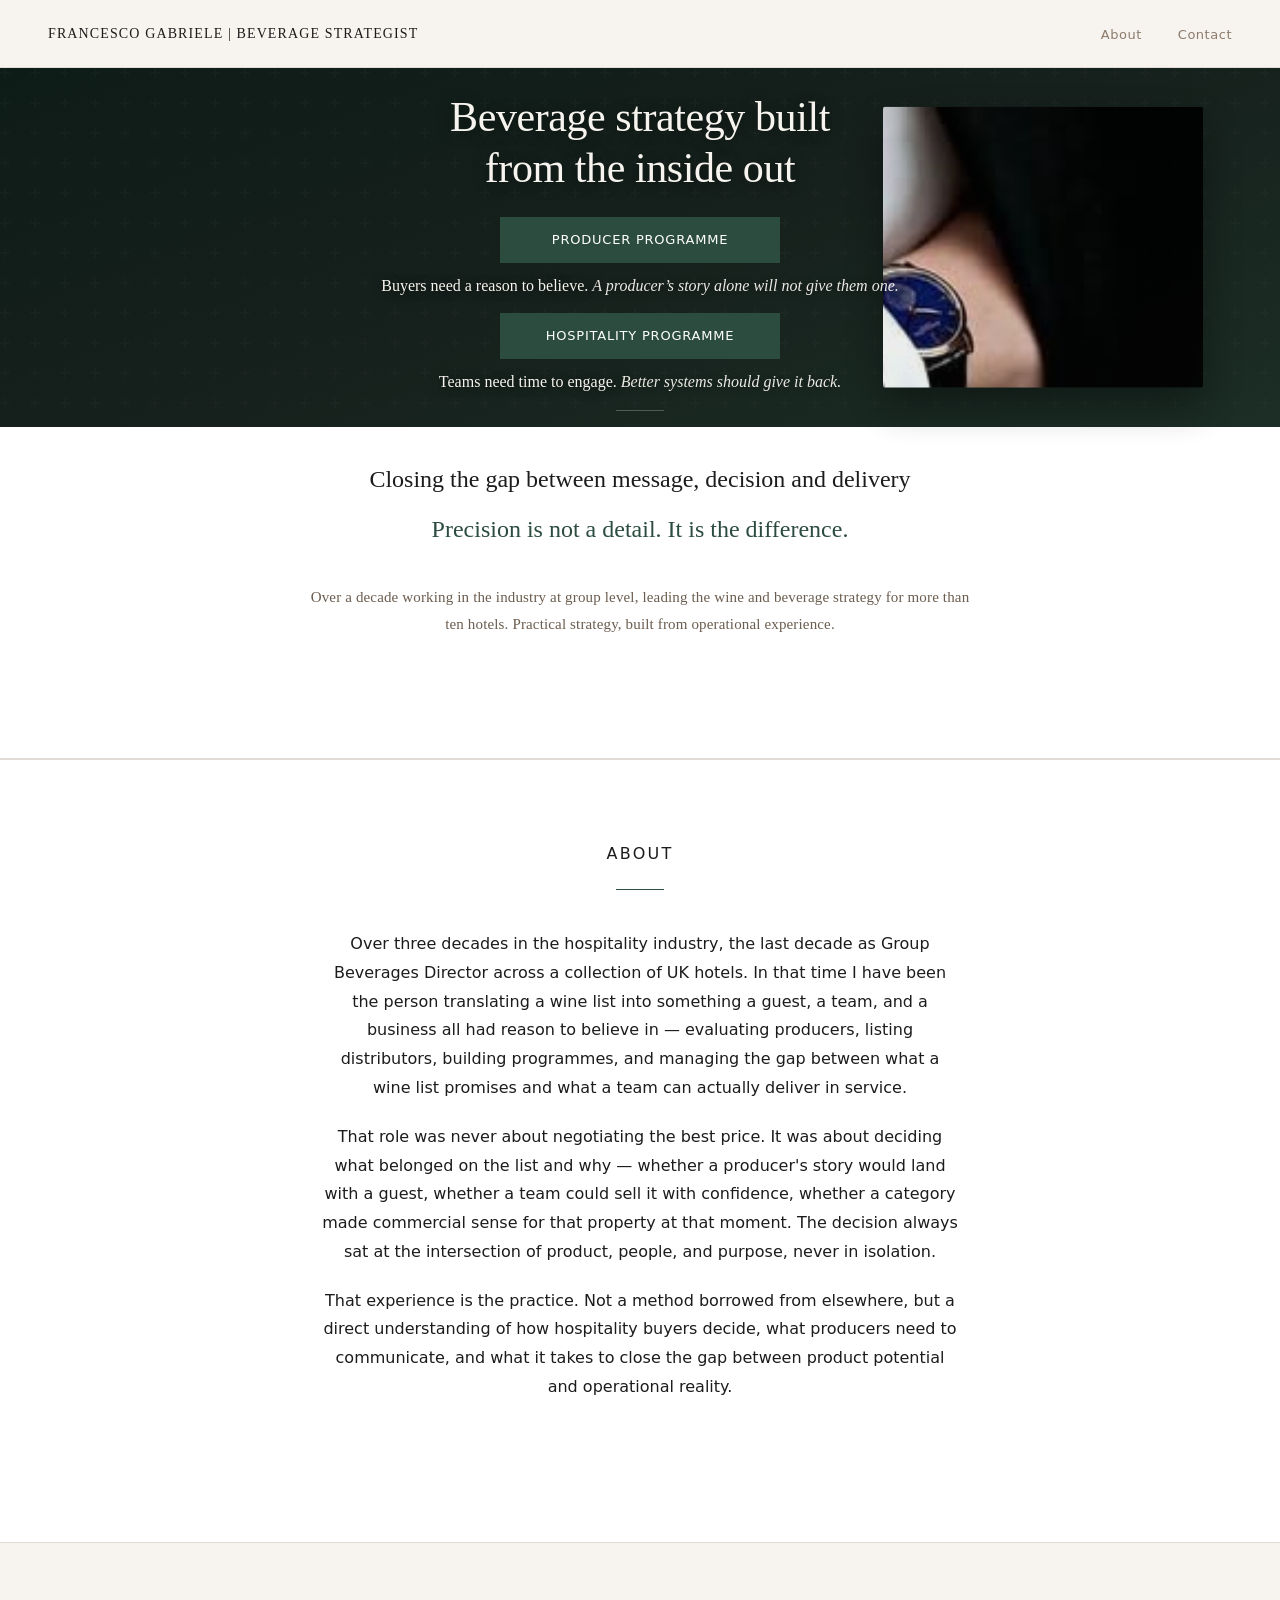
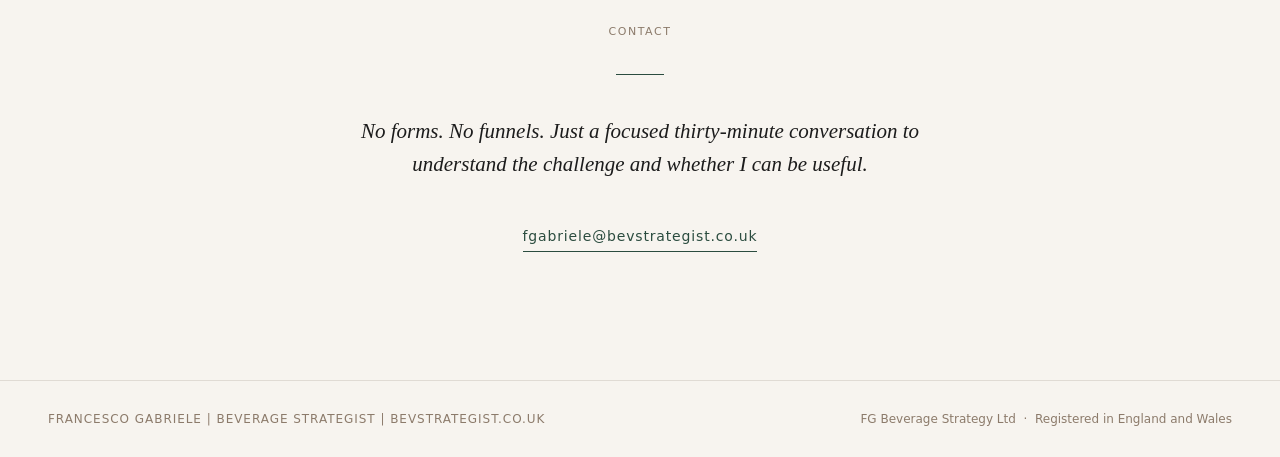
<file: index (41).html>
<!DOCTYPE html>
<html lang="en">
<head>
<meta charset="UTF-8">
<meta name="viewport" content="width=device-width, initial-scale=1.0">
<title>Francesco Gabriele | Beverage Strategist</title>
<meta name="description" content="Boutique beverage strategy practice. Producer representation for European wine and spirits producers entering the UK market. Beverage programme strategy for quality hospitality operators.">
<style>

  *, *::before, *::after { box-sizing: border-box; margin: 0; padding: 0; }

  :root {
    --ink:      #1C1C1C;
    --bg:       #F7F4EF;
    --green:    #2B4C3F;
    --taupe:    #8C7B6B;
    --white:    #FFFFFF;
    --border:   #E0DBD4;
  }

  html { scroll-behavior: smooth; scroll-padding-top: 90px; }

  body {
    font-family: 'Avenir Next', Avenir, 'Avenir Next LT Pro', system-ui, -apple-system, 'Segoe UI', Arial, sans-serif;
    font-size: 16px;
    line-height: 1.7;
    color: var(--ink);
    background: var(--bg);
    opacity: 0;
    animation: fadeIn 0.6s ease forwards;
  }

  @keyframes fadeIn { to { opacity: 1; } }

  /* ── MARK ── the signature element: a short green rule used as section separator */
  .mark {
    display: block;
    width: 48px;
    height: 1px;
    background: var(--green);
    margin: 0 auto;
  }

  /* ── NAV ── */
  nav {
    position: sticky;
    top: 0;
    z-index: 100;
    background: var(--bg);
    border-bottom: 1px solid var(--border);
    padding: 20px 48px;
    display: flex;
    align-items: center;
    justify-content: space-between;
  }

  .nav-name {
    font-family: 'Avenir Next', Avenir, 'Avenir Next LT Pro', Georgia, serif;
    font-size: 14px;
    letter-spacing: 0.08em;
    color: var(--ink);
    text-decoration: none;
    text-transform: uppercase;
  }

  .nav-links {
    display: flex;
    gap: 36px;
    list-style: none;
  }

  .nav-links a {
    font-size: 13px;
    color: var(--taupe);
    text-decoration: none;
    letter-spacing: 0.04em;
    transition: color 0.2s;
  }

  .nav-links a:hover { color: var(--green); }

  /* ── HERO ── */
  .hero {
    text-align: center;
    padding: 24px 48px 0;
    width: 100%;
    margin: 0;
    position: relative;
    overflow: visible;
  }

  .hero-eyebrow {
    font-size: 12px;
    letter-spacing: 0.14em;
    text-transform: uppercase;
    color: var(--taupe);
    margin-bottom: 36px;
  }

  .hero-headline {
    font-family: 'Avenir Next', Avenir, 'Avenir Next LT Pro', Georgia, serif;
    font-size: clamp(26px, 3.6vw, 42px);
    font-style: normal;
    font-weight: normal;
    line-height: 1.2;
    color: var(--ink);
    margin-bottom: 48px;
    letter-spacing: -0.01em;
  }

  .hero-buttons {
    display: flex;
    gap: 16px;
    justify-content: center;
    flex-wrap: wrap;
    margin-bottom: 44px;
  }

  .btn {
    display: inline-block;
    width: 280px;
    padding: 11px 0;
    font-size: 13px;
    letter-spacing: 0.06em;
    text-transform: uppercase;
    text-decoration: none;
    text-align: center;
    border: 1px solid var(--ink);
    color: var(--ink);
    background: transparent;
    cursor: pointer;
    transition: background 0.2s, color 0.2s;
  }

  .btn:hover {
    background: var(--ink);
    color: var(--bg);
  }

  .btn-primary {
    background: var(--green);
    border-color: var(--green);
    color: var(--white);
  }

  .btn-primary:hover {
    background: #1e3830;
    border-color: #1e3830;
    color: var(--white);
  }

  /* ── SECTION SHELL ── */
  section {
    padding: 80px 48px;
  }

  .section-inner {
    max-width: 760px;
    margin: 0 auto;
  }

  .section-inner-wide {
    max-width: 1000px;
    margin: 0 auto;
  }

  /* ── CORE IDEA ── */
  .core-idea {
    background: var(--white);
    border-top: 1px solid var(--border);
    border-bottom: 1px solid var(--border);
  }

  .core-idea p {
    font-family: 'Avenir Next', Avenir, 'Avenir Next LT Pro', Georgia, serif;
    font-size: clamp(18px, 2.2vw, 22px);
    font-style: italic;
    line-height: 1.65;
    color: var(--ink);
    text-align: center;
  }

  /* ── AUDIENCE PANELS ── */
  .audiences {
    background: var(--bg);
  }

  .panel-grid {
    display: grid;
    grid-template-columns: 1fr 1fr;
    gap: 2px;
    margin-top: 48px;
  }

  .panel {
    background: var(--white);
    padding: 48px 40px;
    border: 1px solid var(--border);
    scroll-margin-top: 100px;
  }

  .panel-label {
    font-size: 11px;
    letter-spacing: 0.14em;
    text-transform: uppercase;
    color: var(--taupe);
    margin-bottom: 20px;
  }

  .panel-title {
    font-family: 'Avenir Next', Avenir, 'Avenir Next LT Pro', Georgia, serif;
    font-size: 22px;
    font-weight: normal;
    color: var(--ink);
    margin-bottom: 20px;
    line-height: 1.3;
  }

  .panel-body {
    font-size: 15px;
    color: var(--taupe);
    line-height: 1.7;
    margin-bottom: 36px;
  }

  .panel-link {
    font-size: 13px;
    letter-spacing: 0.06em;
    text-transform: uppercase;
    color: var(--green);
    text-decoration: none;
    border-bottom: 1px solid var(--green);
    padding-bottom: 2px;
    transition: opacity 0.2s;
  }

  .panel-link:hover { opacity: 0.7; }

  /* ── ABOUT ── */
  .about {
    background: var(--white);
    border-top: 1px solid var(--border);
    border-bottom: 1px solid var(--border);
    scroll-margin-top: 80px;
    padding-bottom: 140px;
  }

  .about-label {
    font-size: 11px;
    letter-spacing: 0.14em;
    text-transform: uppercase;
    color: var(--taupe);
    margin-bottom: 32px;
    text-align: center;
  }

  .about p {
    font-size: 16px;
    color: var(--ink);
    line-height: 1.8;
    text-align: center;
    max-width: 640px;
    margin: 0 auto 20px;
  }

  .about p:last-child { margin-bottom: 0; }

  /* ── CONTACT ── */
  .contact {
    text-align: center;
    scroll-margin-top: 80px;
  }

  .contact-label {
    font-size: 11px;
    letter-spacing: 0.14em;
    text-transform: uppercase;
    color: var(--taupe);
    margin-bottom: 32px;
  }

  .contact-close {
    font-family: 'Avenir Next', Avenir, 'Avenir Next LT Pro', Georgia, serif;
    font-size: clamp(17px, 2vw, 21px);
    font-style: italic;
    color: var(--ink);
    line-height: 1.6;
    max-width: 560px;
    margin: 0 auto 40px;
  }

  .contact-email {
    display: inline-block;
    font-size: 14px;
    letter-spacing: 0.06em;
    color: var(--green);
    text-decoration: none;
    border-bottom: 1px solid var(--green);
    padding-bottom: 2px;
    margin-bottom: 48px;
  }

  .contact-email:hover { opacity: 0.7; }

  /* ── FOOTER ── */
  footer {
    border-top: 1px solid var(--border);
    padding: 28px 48px;
    display: flex;
    align-items: center;
    justify-content: space-between;
    flex-wrap: wrap;
    gap: 12px;
  }

  .footer-name {
    font-size: 12px;
    letter-spacing: 0.08em;
    text-transform: uppercase;
    color: var(--taupe);
  }

  .footer-legal {
    font-size: 12px;
    color: var(--taupe);
  }

  /* ── RESPONSIVE ── */
  @media (max-width: 700px) {
    nav { padding: 16px 24px; }
    .nav-links { gap: 20px; }
    section { padding: 60px 24px; }
    .hero { padding: 72px 24px 64px; }
    .panel-grid { grid-template-columns: 1fr; }
    footer { padding: 24px; flex-direction: column; align-items: flex-start; }
    .hero-image { display: none; }
  }

  /* ── HERO DARK ── */
  .hero {
    background: linear-gradient(160deg, #0e1c18 0%, #16201c 50%, #1c2e26 100%);
  }

  .hero-image {
    position: absolute;
    top: 50%;
    right: 6%;
    transform: translateY(-50%);
    width: 320px;
    max-width: 36vw;
    aspect-ratio: 1.14 / 1;
    background: url('[data-uri]') center/cover no-repeat;
    border-radius: 2px;
    box-shadow: 0 18px 40px rgba(0,0,0,0.4);
    background-size: cover;
    background-position: center;
    background-repeat: no-repeat;
    z-index: 1;
    opacity: 0.92;
  }

  .hero > *:not(.hero-image) {
    position: relative;
    z-index: 2;
  }

  .hero::before {
    content: '';
    position: absolute;
    inset: 0;
    background-image: url("data:image/svg+xml,%3Csvg width='60' height='60' viewBox='0 0 60 60' xmlns='http://www.w3.org/2000/svg'%3E%3Cg fill='none' fill-rule='evenodd'%3E%3Cg fill='%23ffffff' fill-opacity='0.015'%3E%3Cpath d='M36 34v-4h-2v4h-4v2h4v4h2v-4h4v-2h-4zm0-30V0h-2v4h-4v2h4v4h2V6h4V4h-4zM6 34v-4H4v4H0v2h4v4h2v-4h4v-2H6zM6 4V0H4v4H0v2h4v4h2V6h4V4H6z'/%3E%3C/g%3E%3C/g%3E%3C/svg%3E");
    pointer-events: none;
    z-index: 1;
  }

  /* 
    TO ADD A PHOTO LATER:
    Replace the background above with:
    background: linear-gradient(160deg, rgba(14,28,24,0.85) 0%, rgba(26,26,26,0.75) 100%),
                url('your-image.jpg') center/cover no-repeat;
  */

  .hero-eyebrow {
    color: rgba(247, 244, 239, 0.45);
  }

  .hero-headline {
    color: #F7F4EF;
  }

  .hero .mark {
    background: rgba(247, 244, 239, 0.25);
  }

  /* ── HERO SCROLL HINT ── */
  .scroll-hint {
    position: absolute;
    bottom: 32px;
    left: 50%;
    transform: translateX(-50%);
    display: flex;
    flex-direction: column;
    align-items: center;
    gap: 8px;
    opacity: 0.3;
  }

  .scroll-hint span {
    font-size: 10px;
    letter-spacing: 0.14em;
    text-transform: uppercase;
    color: #F7F4EF;
  }

  .scroll-line {
    width: 1px;
    height: 32px;
    background: #F7F4EF;
    animation: scrollDrop 1.8s ease-in-out infinite;
  }

  @keyframes scrollDrop {
    0%   { transform: scaleY(0); transform-origin: top; opacity: 0; }
    40%  { transform: scaleY(1); transform-origin: top; opacity: 1; }
    60%  { transform: scaleY(1); transform-origin: bottom; opacity: 1; }
    100% { transform: scaleY(0); transform-origin: bottom; opacity: 0; }
  }

  @media (prefers-reduced-motion: reduce) {
    body { animation: none; opacity: 1; }
    .scroll-line { animation: none; }
  }


  /* ── PROGRAMME PAGE ── */
  .programme-hero {
    background: linear-gradient(160deg, #0e1c18 0%, #16201c 50%, #1c2e26 100%);
    padding: 64px 48px 56px;
    text-align: center;
  }

  .programme-eyebrow {
    font-size: 12px;
    letter-spacing: 0.14em;
    text-transform: uppercase;
    color: rgba(247,244,239,0.5);
    margin-bottom: 20px;
  }

  .programme-title {
    font-family: 'Avenir Next', Avenir, 'Avenir Next LT Pro', Georgia, serif;
    font-size: clamp(28px, 4vw, 46px);
    font-weight: normal;
    color: #F7F4EF;
    line-height: 1.25;
    max-width: 760px;
    margin: 0 auto 28px;
    text-shadow: 0 2px 16px rgba(0,0,0,0.4);
  }

  .programme-intro {
    font-size: 18px;
    color: rgba(247,244,239,0.82);
    max-width: 640px;
    margin: 0 auto;
    line-height: 1.75;
  }

  .programme-body {
    background: var(--bg);
    padding: 72px 48px;
  }

  .programme-grid {
    display: grid;
    grid-template-columns: repeat(3, 1fr);
    gap: 1px;
    background: var(--border);
    max-width: 1100px;
    margin: 0 auto 64px;
    border: 1px solid var(--border);
  }

  .programme-card {
    background: var(--white);
    padding: 36px 30px;
  }

  .programme-card h3 {
    font-family: 'Avenir Next', Avenir, 'Avenir Next LT Pro', Georgia, serif;
    font-size: 19px;
    font-weight: normal;
    color: var(--ink);
    margin-bottom: 14px;
  }

  .programme-card p {
    font-size: 14px;
    color: var(--taupe);
    line-height: 1.7;
  }

  .programme-cta {
    text-align: center;
    max-width: 600px;
    margin: 0 auto;
  }

  .programme-cta p {
    font-family: 'Avenir Next', Avenir, 'Avenir Next LT Pro', Georgia, serif;
    font-style: italic;
    font-size: 19px;
    color: var(--ink);
    line-height: 1.6;
    margin-bottom: 32px;
  }

  .back-link {
    display: inline-block;
    font-size: 12px;
    letter-spacing: 0.06em;
    text-transform: uppercase;
    color: rgba(247,244,239,0.6);
    text-decoration: none;
    margin-bottom: 28px;
    border-bottom: 1px solid rgba(247,244,239,0.3);
    padding-bottom: 2px;
  }

  .back-link:hover { color: #F7F4EF; }

  @media (max-width: 700px) {
    .programme-grid { grid-template-columns: 1fr; }
    .programme-hero { padding: 48px 24px 40px; }
    .programme-body { padding: 56px 24px; }
  }

</style>
</head>
<body>

<!-- NAV -->
<nav>
  <a class="nav-name" href="/">Francesco Gabriele | Beverage Strategist</a>
  <ul class="nav-links">
    <li><a href="#about">About</a></li>
    <li><a href="#contact">Contact</a></li>
  </ul>
</nav>

<!-- HERO -->
<div class="hero" style="padding-bottom: 16px;">
  <div class="hero-image"></div>
  <div style="max-width: 860px; margin: 0 auto;">
  <h1 class="hero-headline" style="text-shadow: 0 2px 16px rgba(0,0,0,0.45); margin-bottom: 24px;">Beverage strategy built<br>from the inside out</h1>

  <div style="margin-top: 14px;">
    <a href="producers.html" class="btn btn-primary">Producer programme</a>
    <p style="font-family: 'Avenir Next', Avenir, 'Avenir Next LT Pro', Georgia, serif; font-size: clamp(13px, 1.4vw, 16px); white-space: nowrap; color: #F7F4EF; margin: 9px 0 0; text-shadow: 0 1px 10px rgba(0,0,0,0.55);"><span style="font-style: normal;">Buyers need a reason to believe.</span> <span style="font-style: italic; opacity: 0.95;">A producer&rsquo;s story alone will not give them one.</span></p>
  </div>

  <div style="margin-top: 14px;">
    <a href="hospitality.html" class="btn btn-primary">Hospitality programme</a>
    <p style="font-family: 'Avenir Next', Avenir, 'Avenir Next LT Pro', Georgia, serif; font-size: clamp(13px, 1.4vw, 16px); white-space: nowrap; color: #F7F4EF; margin: 9px 0 0; text-shadow: 0 1px 10px rgba(0,0,0,0.55);"><span style="font-style: normal;">Teams need time to engage.</span> <span style="font-style: italic; opacity: 0.95;">Better systems should give it back.</span></p>
  </div>

  <span class="mark" style="margin-top: 14px;"></span>
  </div>
</div>

<!-- CREDIBILITY STRIP — closing statements + credential -->
<section style="background: var(--white); padding: 32px 24px 120px; border-bottom: 1px solid var(--border); text-align: center;">
  <p style="font-family: 'Avenir Next', Avenir, 'Avenir Next LT Pro', Georgia, serif; font-size: clamp(18px, 2vw, 24px); color: var(--ink); white-space: nowrap; margin: 0 0 10px;">Closing the gap between message, decision and delivery</p>
  <p style="font-family: 'Avenir Next', Avenir, 'Avenir Next LT Pro', Georgia, serif; font-size: clamp(18px, 2vw, 24px); color: var(--green); white-space: nowrap; margin: 0 0 34px;">Precision is not a detail. It is the difference.</p>
  <p style="font-family: 'Avenir Next', Avenir, 'Avenir Next LT Pro', Georgia, serif; font-size: 15px; color: #6B5D4F; max-width: 680px; margin: 0 auto; line-height: 1.8; letter-spacing: 0.01em;">Over a decade working in the industry at group level, leading the wine and beverage strategy for more than ten hotels. Practical strategy, built from operational experience.</p>
</section>

<!-- ABOUT -->
<section class="about" id="about">
  <div class="section-inner">
    <p class="about-label">About</p>
    <span class="mark" style="margin-bottom: 40px; display:block;"></span>
    <p>Over three decades in the hospitality industry, the last decade as Group Beverages Director across a collection of UK hotels. In that time I have been the person translating a wine list into something a guest, a team, and a business all had reason to believe in &mdash; evaluating producers, listing distributors, building programmes, and managing the gap between what a wine list promises and what a team can actually deliver in service.</p>
    <p>That role was never about negotiating the best price. It was about deciding what belonged on the list and why &mdash; whether a producer's story would land with a guest, whether a team could sell it with confidence, whether a category made commercial sense for that property at that moment. The decision always sat at the intersection of product, people, and purpose, never in isolation.</p>
    <p>That experience is the practice. Not a method borrowed from elsewhere, but a direct understanding of how hospitality buyers decide, what producers need to communicate, and what it takes to close the gap between product potential and operational reality.</p>
  </div>
</section>

<!-- CONTACT -->
<section class="contact" id="contact">
  <div class="section-inner">
    <p class="contact-label">Contact</p>
    <span class="mark" style="margin-bottom: 40px; display:block;"></span>
    <p class="contact-close">No forms. No funnels. Just a focused thirty-minute conversation to understand the challenge and whether I can be useful.</p>
    <a href="mailto:fgabriele@bevstrategist.co.uk" class="contact-email">fgabriele@bevstrategist.co.uk</a>
  </div>
</section>

<!-- FOOTER -->
<footer>
  <span class="footer-name">Francesco Gabriele | Beverage Strategist | bevstrategist.co.uk</span>
  <span class="footer-legal">FG Beverage Strategy Ltd &nbsp;&middot;&nbsp; Registered in England and Wales</span>
</footer>

</body>
</html>
</file>
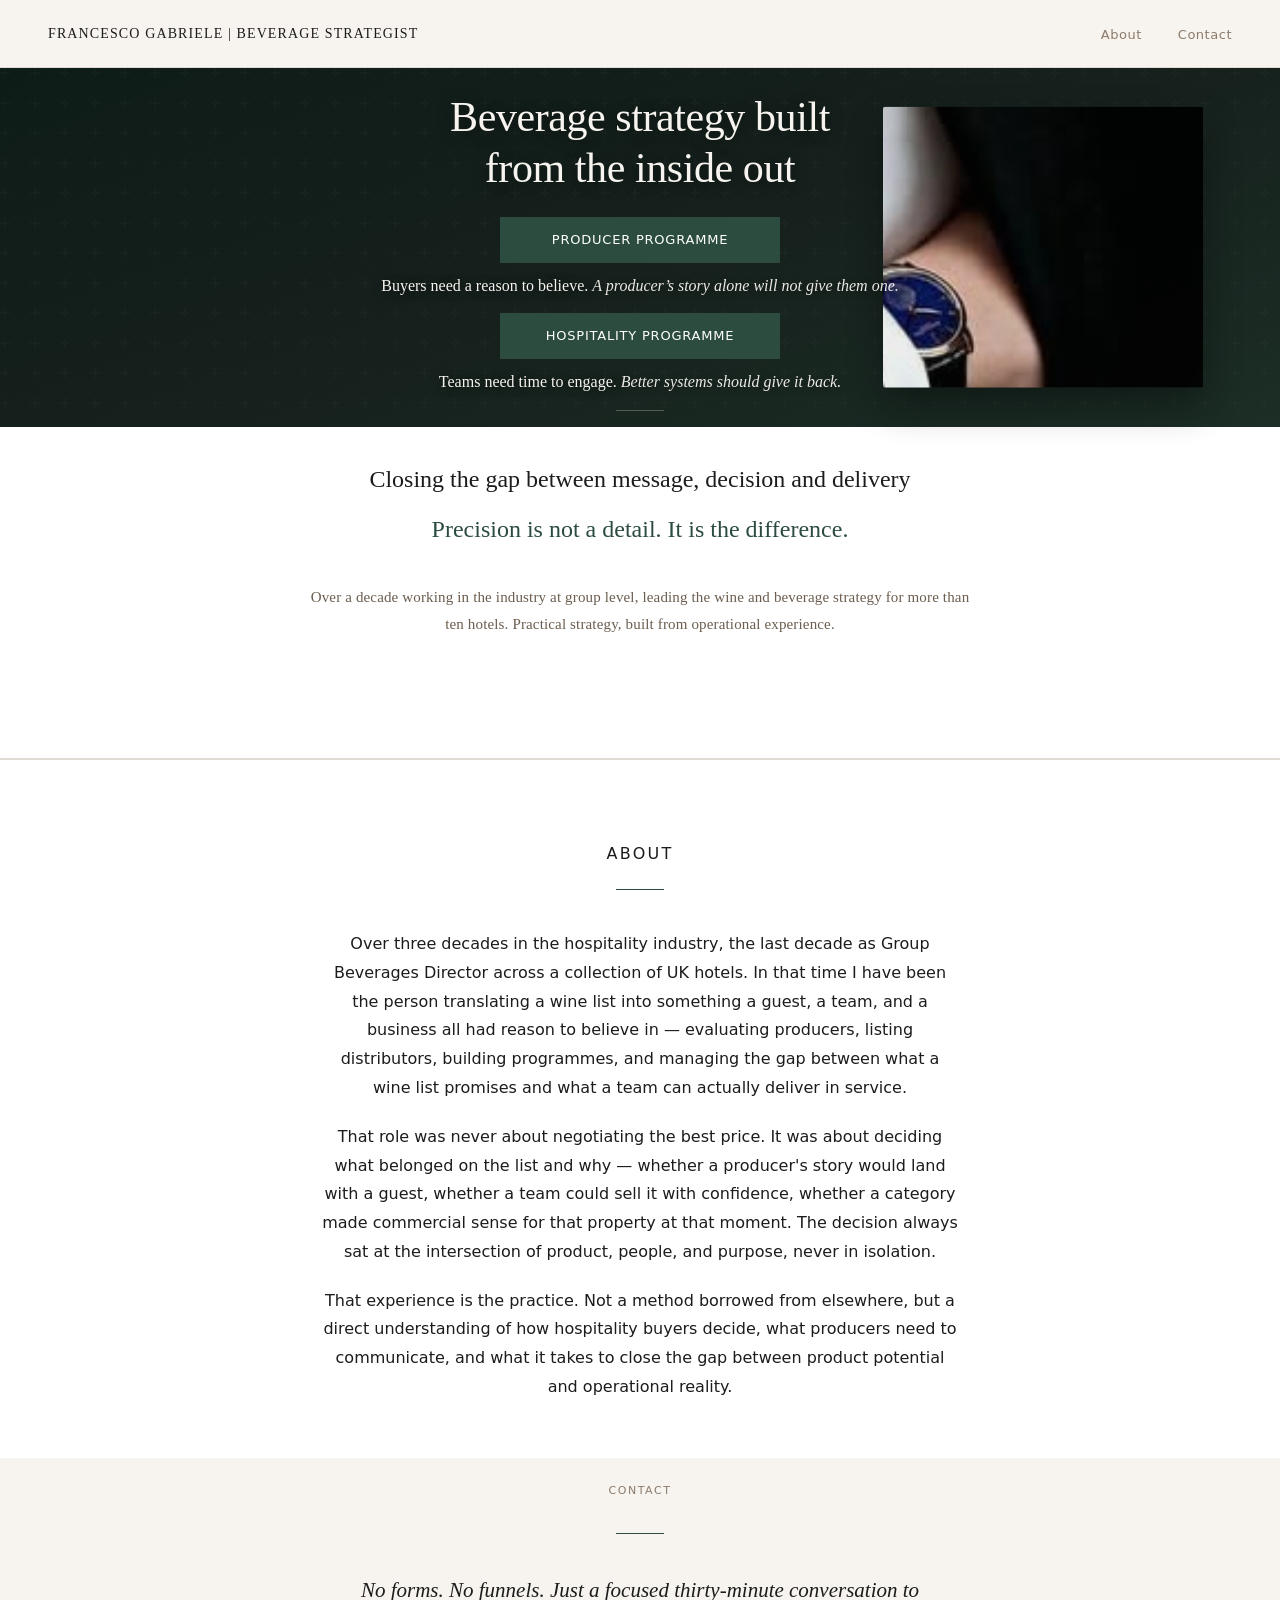
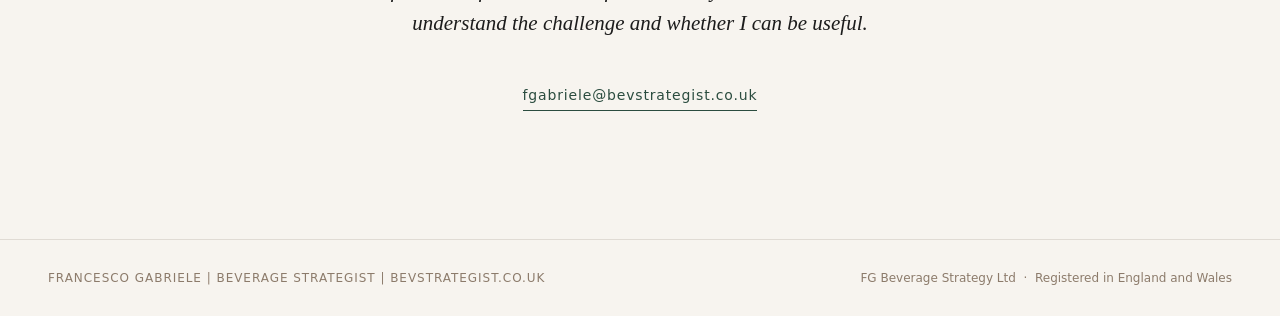
<file: index (42).html>
<!DOCTYPE html>
<html lang="en">
<head>
<meta charset="UTF-8">
<meta name="viewport" content="width=device-width, initial-scale=1.0">
<title>Francesco Gabriele | Beverage Strategist</title>
<meta name="description" content="Boutique beverage strategy practice. Producer representation for European wine and spirits producers entering the UK market. Beverage programme strategy for quality hospitality operators.">
<style>

  *, *::before, *::after { box-sizing: border-box; margin: 0; padding: 0; }

  :root {
    --ink:      #1C1C1C;
    --bg:       #F7F4EF;
    --green:    #2B4C3F;
    --taupe:    #8C7B6B;
    --white:    #FFFFFF;
    --border:   #E0DBD4;
  }

  html { scroll-behavior: smooth; scroll-padding-top: 90px; }

  body {
    font-family: 'Avenir Next', Avenir, 'Avenir Next LT Pro', system-ui, -apple-system, 'Segoe UI', Arial, sans-serif;
    font-size: 16px;
    line-height: 1.7;
    color: var(--ink);
    background: var(--bg);
    opacity: 0;
    animation: fadeIn 0.6s ease forwards;
  }

  @keyframes fadeIn { to { opacity: 1; } }

  /* ── MARK ── the signature element: a short green rule used as section separator */
  .mark {
    display: block;
    width: 48px;
    height: 1px;
    background: var(--green);
    margin: 0 auto;
  }

  /* ── NAV ── */
  nav {
    position: sticky;
    top: 0;
    z-index: 100;
    background: var(--bg);
    border-bottom: 1px solid var(--border);
    padding: 20px 48px;
    display: flex;
    align-items: center;
    justify-content: space-between;
  }

  .nav-name {
    font-family: 'Avenir Next', Avenir, 'Avenir Next LT Pro', Georgia, serif;
    font-size: 14px;
    letter-spacing: 0.08em;
    color: var(--ink);
    text-decoration: none;
    text-transform: uppercase;
  }

  .nav-links {
    display: flex;
    gap: 36px;
    list-style: none;
  }

  .nav-links a {
    font-size: 13px;
    color: var(--taupe);
    text-decoration: none;
    letter-spacing: 0.04em;
    transition: color 0.2s;
  }

  .nav-links a:hover { color: var(--green); }

  /* ── HERO ── */
  .hero {
    text-align: center;
    padding: 24px 48px 0;
    width: 100%;
    margin: 0;
    position: relative;
    overflow: visible;
  }

  .hero-eyebrow {
    font-size: 12px;
    letter-spacing: 0.14em;
    text-transform: uppercase;
    color: var(--taupe);
    margin-bottom: 36px;
  }

  .hero-headline {
    font-family: 'Avenir Next', Avenir, 'Avenir Next LT Pro', Georgia, serif;
    font-size: clamp(26px, 3.6vw, 42px);
    font-style: normal;
    font-weight: normal;
    line-height: 1.2;
    color: var(--ink);
    margin-bottom: 48px;
    letter-spacing: -0.01em;
  }

  .hero-buttons {
    display: flex;
    gap: 16px;
    justify-content: center;
    flex-wrap: wrap;
    margin-bottom: 44px;
  }

  .btn {
    display: inline-block;
    width: 280px;
    padding: 11px 0;
    font-size: 13px;
    letter-spacing: 0.06em;
    text-transform: uppercase;
    text-decoration: none;
    text-align: center;
    border: 1px solid var(--ink);
    color: var(--ink);
    background: transparent;
    cursor: pointer;
    transition: background 0.2s, color 0.2s;
  }

  .btn:hover {
    background: var(--ink);
    color: var(--bg);
  }

  .btn-primary {
    background: var(--green);
    border-color: var(--green);
    color: var(--white);
  }

  .btn-primary:hover {
    background: #1e3830;
    border-color: #1e3830;
    color: var(--white);
  }

  /* ── SECTION SHELL ── */
  section {
    padding: 80px 48px;
  }

  .section-inner {
    max-width: 760px;
    margin: 0 auto;
  }

  .section-inner-wide {
    max-width: 1000px;
    margin: 0 auto;
  }

  /* ── CORE IDEA ── */
  .core-idea {
    background: var(--white);
    border-top: 1px solid var(--border);
    border-bottom: 1px solid var(--border);
  }

  .core-idea p {
    font-family: 'Avenir Next', Avenir, 'Avenir Next LT Pro', Georgia, serif;
    font-size: clamp(18px, 2.2vw, 22px);
    font-style: italic;
    line-height: 1.65;
    color: var(--ink);
    text-align: center;
  }

  /* ── AUDIENCE PANELS ── */
  .audiences {
    background: var(--bg);
  }

  .panel-grid {
    display: grid;
    grid-template-columns: 1fr 1fr;
    gap: 2px;
    margin-top: 48px;
  }

  .panel {
    background: var(--white);
    padding: 48px 40px;
    border: 1px solid var(--border);
    scroll-margin-top: 100px;
  }

  .panel-label {
    font-size: 11px;
    letter-spacing: 0.14em;
    text-transform: uppercase;
    color: var(--taupe);
    margin-bottom: 20px;
  }

  .panel-title {
    font-family: 'Avenir Next', Avenir, 'Avenir Next LT Pro', Georgia, serif;
    font-size: 22px;
    font-weight: normal;
    color: var(--ink);
    margin-bottom: 20px;
    line-height: 1.3;
  }

  .panel-body {
    font-size: 15px;
    color: var(--taupe);
    line-height: 1.7;
    margin-bottom: 36px;
  }

  .panel-link {
    font-size: 13px;
    letter-spacing: 0.06em;
    text-transform: uppercase;
    color: var(--green);
    text-decoration: none;
    border-bottom: 1px solid var(--green);
    padding-bottom: 2px;
    transition: opacity 0.2s;
  }

  .panel-link:hover { opacity: 0.7; }

  /* ── ABOUT ── */
  .about {
    background: var(--white);
    border-top: 1px solid var(--border);
    scroll-margin-top: 80px;
    padding-bottom: 56px;
  }

  .about-label {
    font-size: 11px;
    letter-spacing: 0.14em;
    text-transform: uppercase;
    color: var(--taupe);
    margin-bottom: 32px;
    text-align: center;
  }

  .about p {
    font-size: 16px;
    color: var(--ink);
    line-height: 1.8;
    text-align: center;
    max-width: 640px;
    margin: 0 auto 20px;
  }

  .about p:last-child { margin-bottom: 0; }

  /* ── CONTACT ── */
  .contact {
    text-align: center;
    scroll-margin-top: 80px;
    padding-top: 24px;
  }

  .contact-label {
    font-size: 11px;
    letter-spacing: 0.14em;
    text-transform: uppercase;
    color: var(--taupe);
    margin-bottom: 32px;
  }

  .contact-close {
    font-family: 'Avenir Next', Avenir, 'Avenir Next LT Pro', Georgia, serif;
    font-size: clamp(17px, 2vw, 21px);
    font-style: italic;
    color: var(--ink);
    line-height: 1.6;
    max-width: 560px;
    margin: 0 auto 40px;
  }

  .contact-email {
    display: inline-block;
    font-size: 14px;
    letter-spacing: 0.06em;
    color: var(--green);
    text-decoration: none;
    border-bottom: 1px solid var(--green);
    padding-bottom: 2px;
    margin-bottom: 48px;
  }

  .contact-email:hover { opacity: 0.7; }

  /* ── FOOTER ── */
  footer {
    border-top: 1px solid var(--border);
    padding: 28px 48px;
    display: flex;
    align-items: center;
    justify-content: space-between;
    flex-wrap: wrap;
    gap: 12px;
  }

  .footer-name {
    font-size: 12px;
    letter-spacing: 0.08em;
    text-transform: uppercase;
    color: var(--taupe);
  }

  .footer-legal {
    font-size: 12px;
    color: var(--taupe);
  }

  /* ── RESPONSIVE ── */
  @media (max-width: 700px) {
    nav { padding: 16px 24px; }
    .nav-links { gap: 20px; }
    section { padding: 60px 24px; }
    .hero { padding: 72px 24px 64px; }
    .panel-grid { grid-template-columns: 1fr; }
    footer { padding: 24px; flex-direction: column; align-items: flex-start; }
    .hero-image { display: none; }
  }

  /* ── HERO DARK ── */
  .hero {
    background: linear-gradient(160deg, #0e1c18 0%, #16201c 50%, #1c2e26 100%);
  }

  .hero-image {
    position: absolute;
    top: 50%;
    right: 6%;
    transform: translateY(-50%);
    width: 320px;
    max-width: 36vw;
    aspect-ratio: 1.14 / 1;
    background: url('[data-uri]') center/cover no-repeat;
    border-radius: 2px;
    box-shadow: 0 18px 40px rgba(0,0,0,0.4);
    background-size: cover;
    background-position: center;
    background-repeat: no-repeat;
    z-index: 1;
    opacity: 0.92;
  }

  .hero > *:not(.hero-image) {
    position: relative;
    z-index: 2;
  }

  .hero::before {
    content: '';
    position: absolute;
    inset: 0;
    background-image: url("data:image/svg+xml,%3Csvg width='60' height='60' viewBox='0 0 60 60' xmlns='http://www.w3.org/2000/svg'%3E%3Cg fill='none' fill-rule='evenodd'%3E%3Cg fill='%23ffffff' fill-opacity='0.015'%3E%3Cpath d='M36 34v-4h-2v4h-4v2h4v4h2v-4h4v-2h-4zm0-30V0h-2v4h-4v2h4v4h2V6h4V4h-4zM6 34v-4H4v4H0v2h4v4h2v-4h4v-2H6zM6 4V0H4v4H0v2h4v4h2V6h4V4H6z'/%3E%3C/g%3E%3C/g%3E%3C/svg%3E");
    pointer-events: none;
    z-index: 1;
  }

  /* 
    TO ADD A PHOTO LATER:
    Replace the background above with:
    background: linear-gradient(160deg, rgba(14,28,24,0.85) 0%, rgba(26,26,26,0.75) 100%),
                url('your-image.jpg') center/cover no-repeat;
  */

  .hero-eyebrow {
    color: rgba(247, 244, 239, 0.45);
  }

  .hero-headline {
    color: #F7F4EF;
  }

  .hero .mark {
    background: rgba(247, 244, 239, 0.25);
  }

  /* ── HERO SCROLL HINT ── */
  .scroll-hint {
    position: absolute;
    bottom: 32px;
    left: 50%;
    transform: translateX(-50%);
    display: flex;
    flex-direction: column;
    align-items: center;
    gap: 8px;
    opacity: 0.3;
  }

  .scroll-hint span {
    font-size: 10px;
    letter-spacing: 0.14em;
    text-transform: uppercase;
    color: #F7F4EF;
  }

  .scroll-line {
    width: 1px;
    height: 32px;
    background: #F7F4EF;
    animation: scrollDrop 1.8s ease-in-out infinite;
  }

  @keyframes scrollDrop {
    0%   { transform: scaleY(0); transform-origin: top; opacity: 0; }
    40%  { transform: scaleY(1); transform-origin: top; opacity: 1; }
    60%  { transform: scaleY(1); transform-origin: bottom; opacity: 1; }
    100% { transform: scaleY(0); transform-origin: bottom; opacity: 0; }
  }

  @media (prefers-reduced-motion: reduce) {
    body { animation: none; opacity: 1; }
    .scroll-line { animation: none; }
  }


  /* ── PROGRAMME PAGE ── */
  .programme-hero {
    background: linear-gradient(160deg, #0e1c18 0%, #16201c 50%, #1c2e26 100%);
    padding: 64px 48px 56px;
    text-align: center;
  }

  .programme-eyebrow {
    font-size: 12px;
    letter-spacing: 0.14em;
    text-transform: uppercase;
    color: rgba(247,244,239,0.5);
    margin-bottom: 20px;
  }

  .programme-title {
    font-family: 'Avenir Next', Avenir, 'Avenir Next LT Pro', Georgia, serif;
    font-size: clamp(28px, 4vw, 46px);
    font-weight: normal;
    color: #F7F4EF;
    line-height: 1.25;
    max-width: 760px;
    margin: 0 auto 28px;
    text-shadow: 0 2px 16px rgba(0,0,0,0.4);
  }

  .programme-intro {
    font-size: 18px;
    color: rgba(247,244,239,0.82);
    max-width: 640px;
    margin: 0 auto;
    line-height: 1.75;
  }

  .programme-body {
    background: var(--bg);
    padding: 72px 48px;
  }

  .programme-grid {
    display: grid;
    grid-template-columns: repeat(3, 1fr);
    gap: 1px;
    background: var(--border);
    max-width: 1100px;
    margin: 0 auto 64px;
    border: 1px solid var(--border);
  }

  .programme-card {
    background: var(--white);
    padding: 36px 30px;
  }

  .programme-card h3 {
    font-family: 'Avenir Next', Avenir, 'Avenir Next LT Pro', Georgia, serif;
    font-size: 19px;
    font-weight: normal;
    color: var(--ink);
    margin-bottom: 14px;
  }

  .programme-card p {
    font-size: 14px;
    color: var(--taupe);
    line-height: 1.7;
  }

  .programme-cta {
    text-align: center;
    max-width: 600px;
    margin: 0 auto;
  }

  .programme-cta p {
    font-family: 'Avenir Next', Avenir, 'Avenir Next LT Pro', Georgia, serif;
    font-style: italic;
    font-size: 19px;
    color: var(--ink);
    line-height: 1.6;
    margin-bottom: 32px;
  }

  .back-link {
    display: inline-block;
    font-size: 12px;
    letter-spacing: 0.06em;
    text-transform: uppercase;
    color: rgba(247,244,239,0.6);
    text-decoration: none;
    margin-bottom: 28px;
    border-bottom: 1px solid rgba(247,244,239,0.3);
    padding-bottom: 2px;
  }

  .back-link:hover { color: #F7F4EF; }

  @media (max-width: 700px) {
    .programme-grid { grid-template-columns: 1fr; }
    .programme-hero { padding: 48px 24px 40px; }
    .programme-body { padding: 56px 24px; }
  }

</style>
</head>
<body>

<!-- NAV -->
<nav>
  <a class="nav-name" href="/">Francesco Gabriele | Beverage Strategist</a>
  <ul class="nav-links">
    <li><a href="#about">About</a></li>
    <li><a href="#contact">Contact</a></li>
  </ul>
</nav>

<!-- HERO -->
<div class="hero" style="padding-bottom: 16px;">
  <div class="hero-image"></div>
  <div style="max-width: 860px; margin: 0 auto;">
  <h1 class="hero-headline" style="text-shadow: 0 2px 16px rgba(0,0,0,0.45); margin-bottom: 24px;">Beverage strategy built<br>from the inside out</h1>

  <div style="margin-top: 14px;">
    <a href="producers.html" class="btn btn-primary">Producer programme</a>
    <p style="font-family: 'Avenir Next', Avenir, 'Avenir Next LT Pro', Georgia, serif; font-size: clamp(13px, 1.4vw, 16px); white-space: nowrap; color: #F7F4EF; margin: 9px 0 0; text-shadow: 0 1px 10px rgba(0,0,0,0.55);"><span style="font-style: normal;">Buyers need a reason to believe.</span> <span style="font-style: italic; opacity: 0.95;">A producer&rsquo;s story alone will not give them one.</span></p>
  </div>

  <div style="margin-top: 14px;">
    <a href="hospitality.html" class="btn btn-primary">Hospitality programme</a>
    <p style="font-family: 'Avenir Next', Avenir, 'Avenir Next LT Pro', Georgia, serif; font-size: clamp(13px, 1.4vw, 16px); white-space: nowrap; color: #F7F4EF; margin: 9px 0 0; text-shadow: 0 1px 10px rgba(0,0,0,0.55);"><span style="font-style: normal;">Teams need time to engage.</span> <span style="font-style: italic; opacity: 0.95;">Better systems should give it back.</span></p>
  </div>

  <span class="mark" style="margin-top: 14px;"></span>
  </div>
</div>

<!-- CREDIBILITY STRIP — closing statements + credential -->
<section style="background: var(--white); padding: 32px 24px 120px; border-bottom: 1px solid var(--border); text-align: center;">
  <p style="font-family: 'Avenir Next', Avenir, 'Avenir Next LT Pro', Georgia, serif; font-size: clamp(18px, 2vw, 24px); color: var(--ink); white-space: nowrap; margin: 0 0 10px;">Closing the gap between message, decision and delivery</p>
  <p style="font-family: 'Avenir Next', Avenir, 'Avenir Next LT Pro', Georgia, serif; font-size: clamp(18px, 2vw, 24px); color: var(--green); white-space: nowrap; margin: 0 0 34px;">Precision is not a detail. It is the difference.</p>
  <p style="font-family: 'Avenir Next', Avenir, 'Avenir Next LT Pro', Georgia, serif; font-size: 15px; color: #6B5D4F; max-width: 680px; margin: 0 auto; line-height: 1.8; letter-spacing: 0.01em;">Over a decade working in the industry at group level, leading the wine and beverage strategy for more than ten hotels. Practical strategy, built from operational experience.</p>
</section>

<!-- ABOUT -->
<section class="about" id="about">
  <div class="section-inner">
    <p class="about-label">About</p>
    <span class="mark" style="margin-bottom: 40px; display:block;"></span>
    <p>Over three decades in the hospitality industry, the last decade as Group Beverages Director across a collection of UK hotels. In that time I have been the person translating a wine list into something a guest, a team, and a business all had reason to believe in &mdash; evaluating producers, listing distributors, building programmes, and managing the gap between what a wine list promises and what a team can actually deliver in service.</p>
    <p>That role was never about negotiating the best price. It was about deciding what belonged on the list and why &mdash; whether a producer's story would land with a guest, whether a team could sell it with confidence, whether a category made commercial sense for that property at that moment. The decision always sat at the intersection of product, people, and purpose, never in isolation.</p>
    <p>That experience is the practice. Not a method borrowed from elsewhere, but a direct understanding of how hospitality buyers decide, what producers need to communicate, and what it takes to close the gap between product potential and operational reality.</p>
  </div>
</section>

<!-- CONTACT -->
<section class="contact" id="contact">
  <div class="section-inner">
    <p class="contact-label">Contact</p>
    <span class="mark" style="margin-bottom: 40px; display:block;"></span>
    <p class="contact-close">No forms. No funnels. Just a focused thirty-minute conversation to understand the challenge and whether I can be useful.</p>
    <a href="mailto:fgabriele@bevstrategist.co.uk" class="contact-email">fgabriele@bevstrategist.co.uk</a>
  </div>
</section>

<!-- FOOTER -->
<footer>
  <span class="footer-name">Francesco Gabriele | Beverage Strategist | bevstrategist.co.uk</span>
  <span class="footer-legal">FG Beverage Strategy Ltd &nbsp;&middot;&nbsp; Registered in England and Wales</span>
</footer>

</body>
</html>
</file>
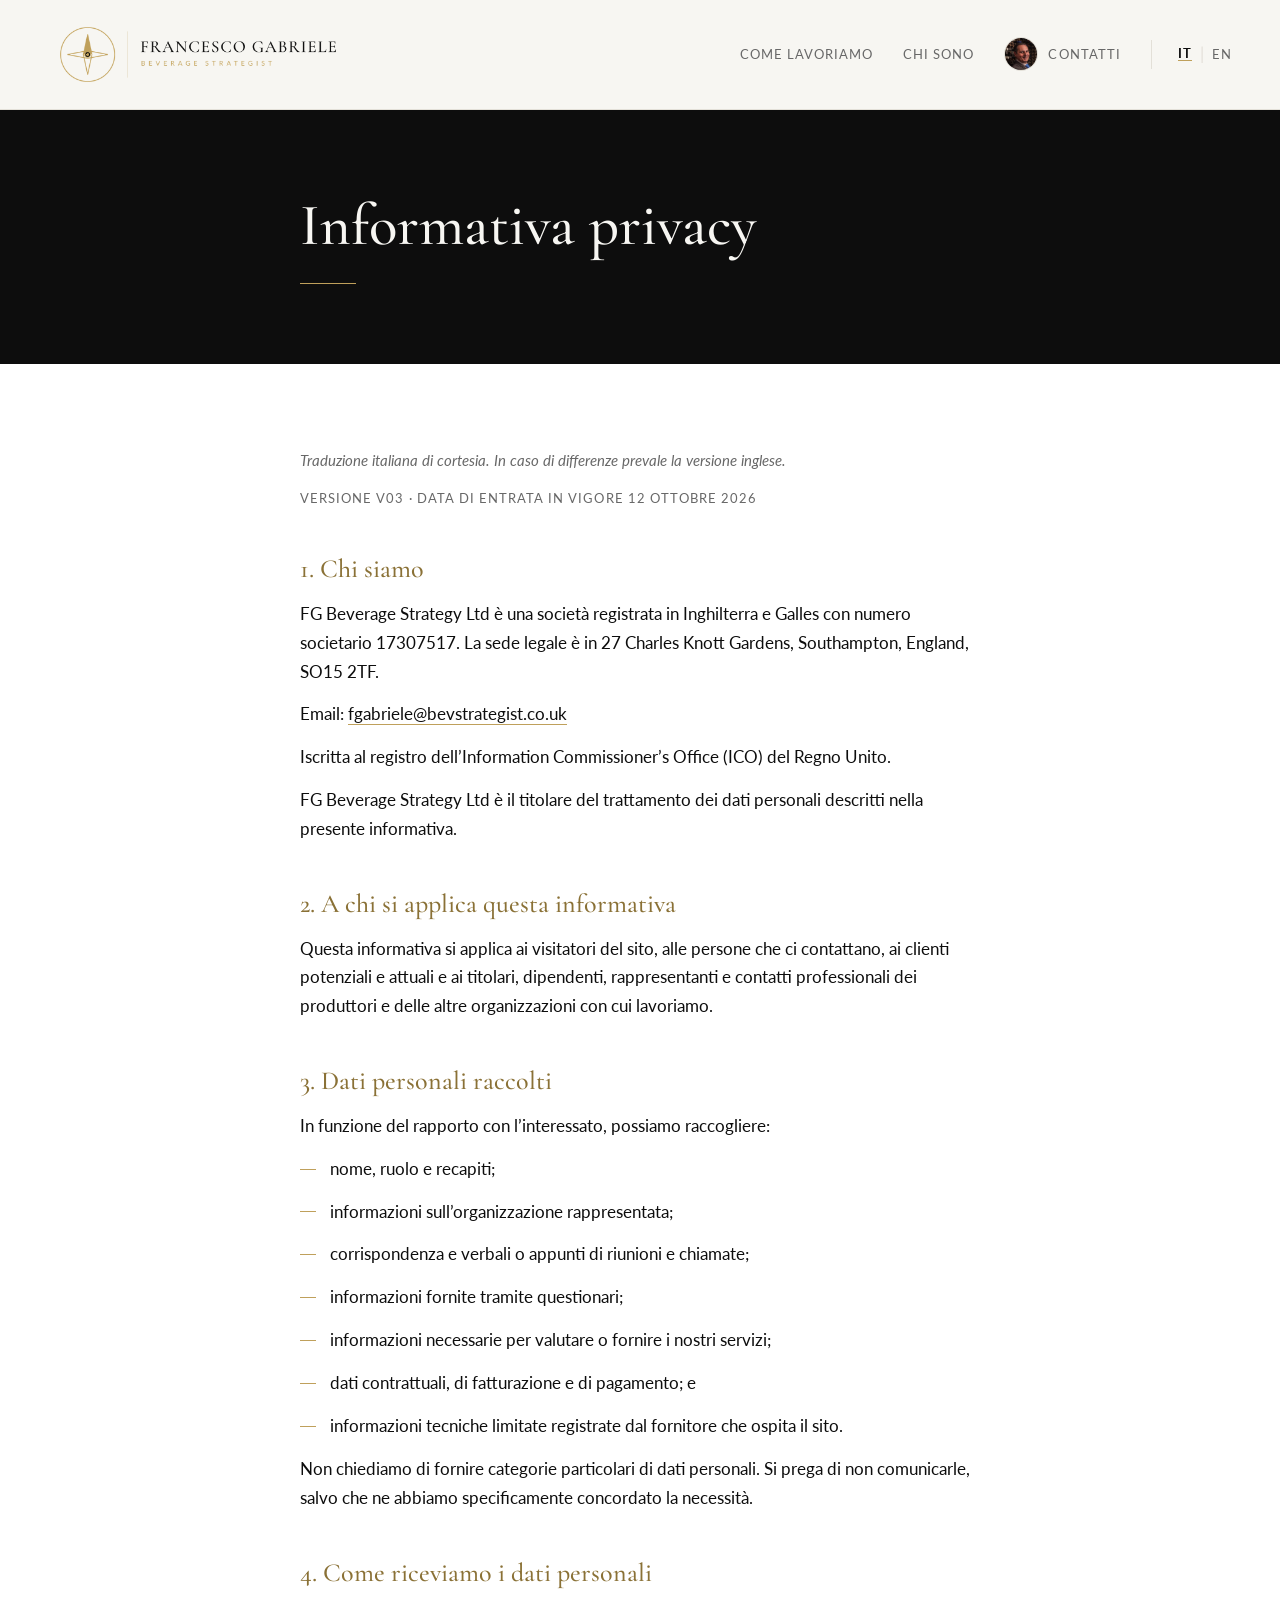
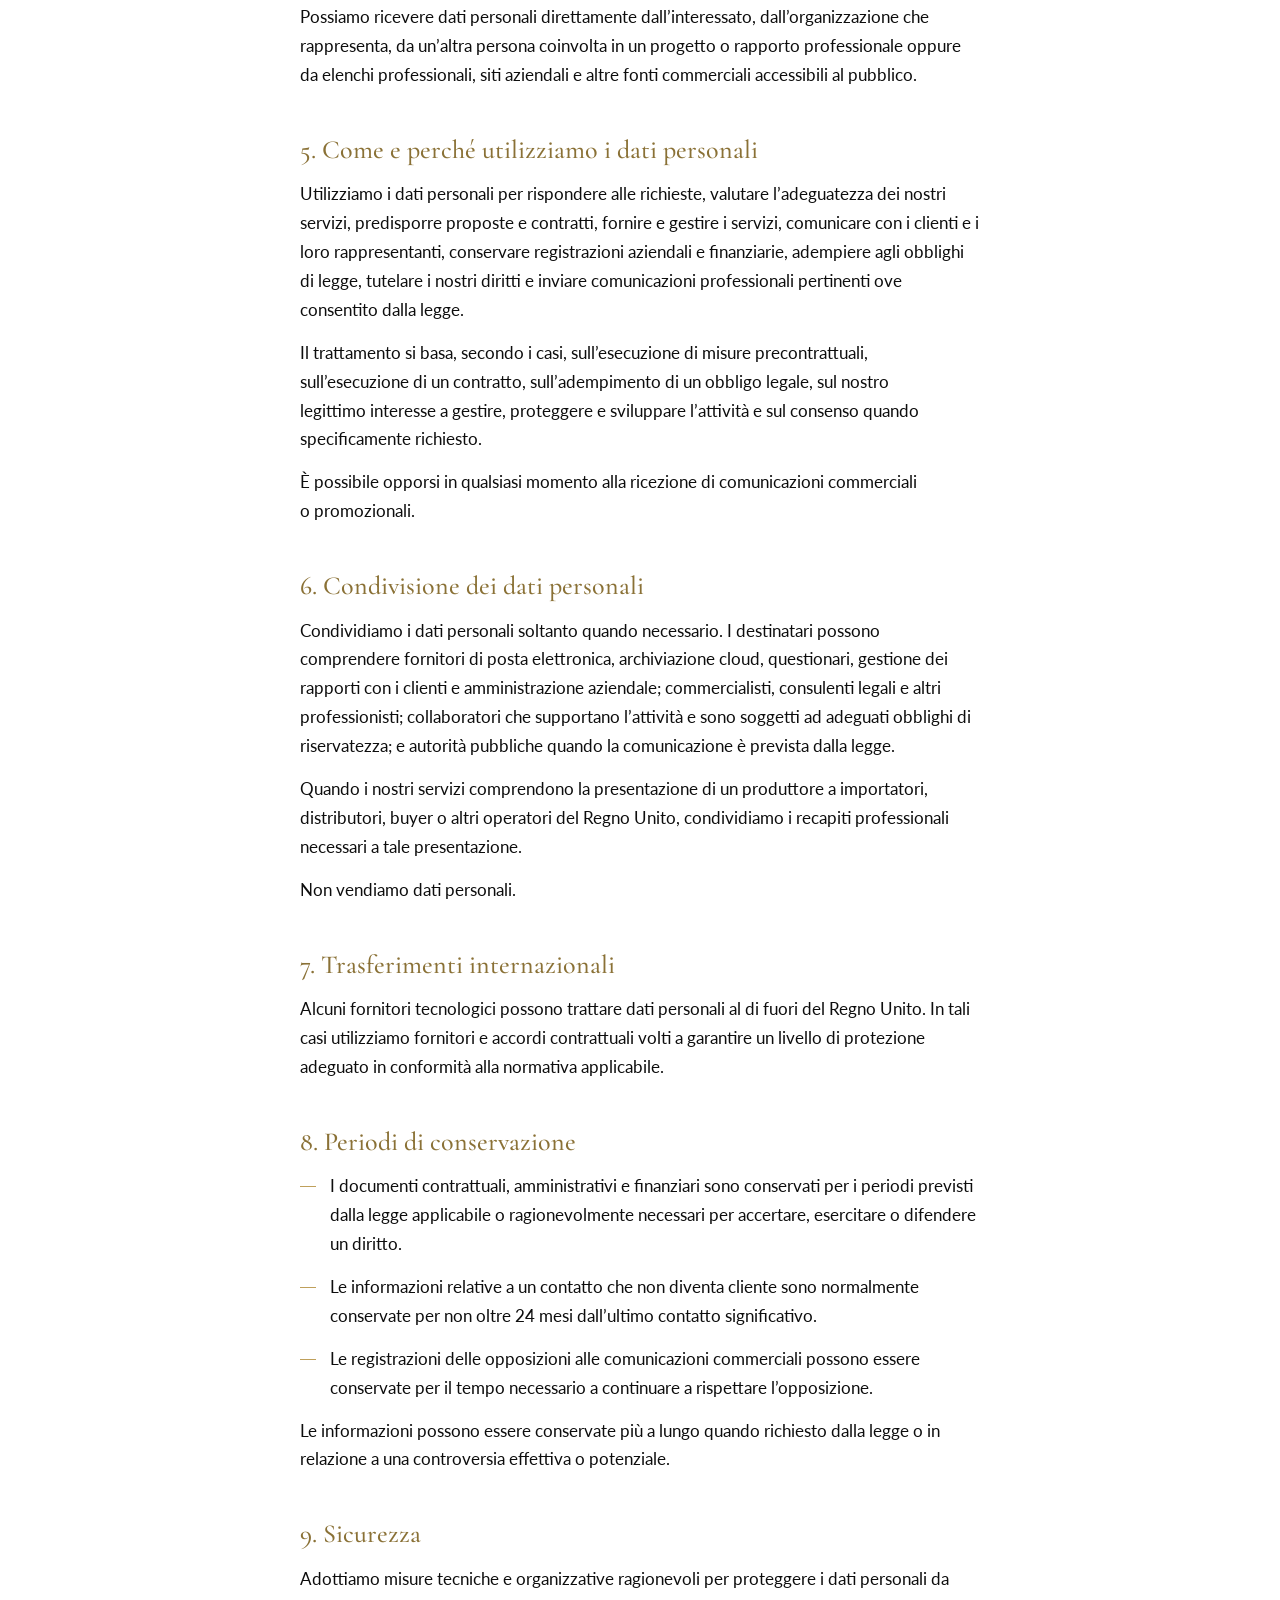
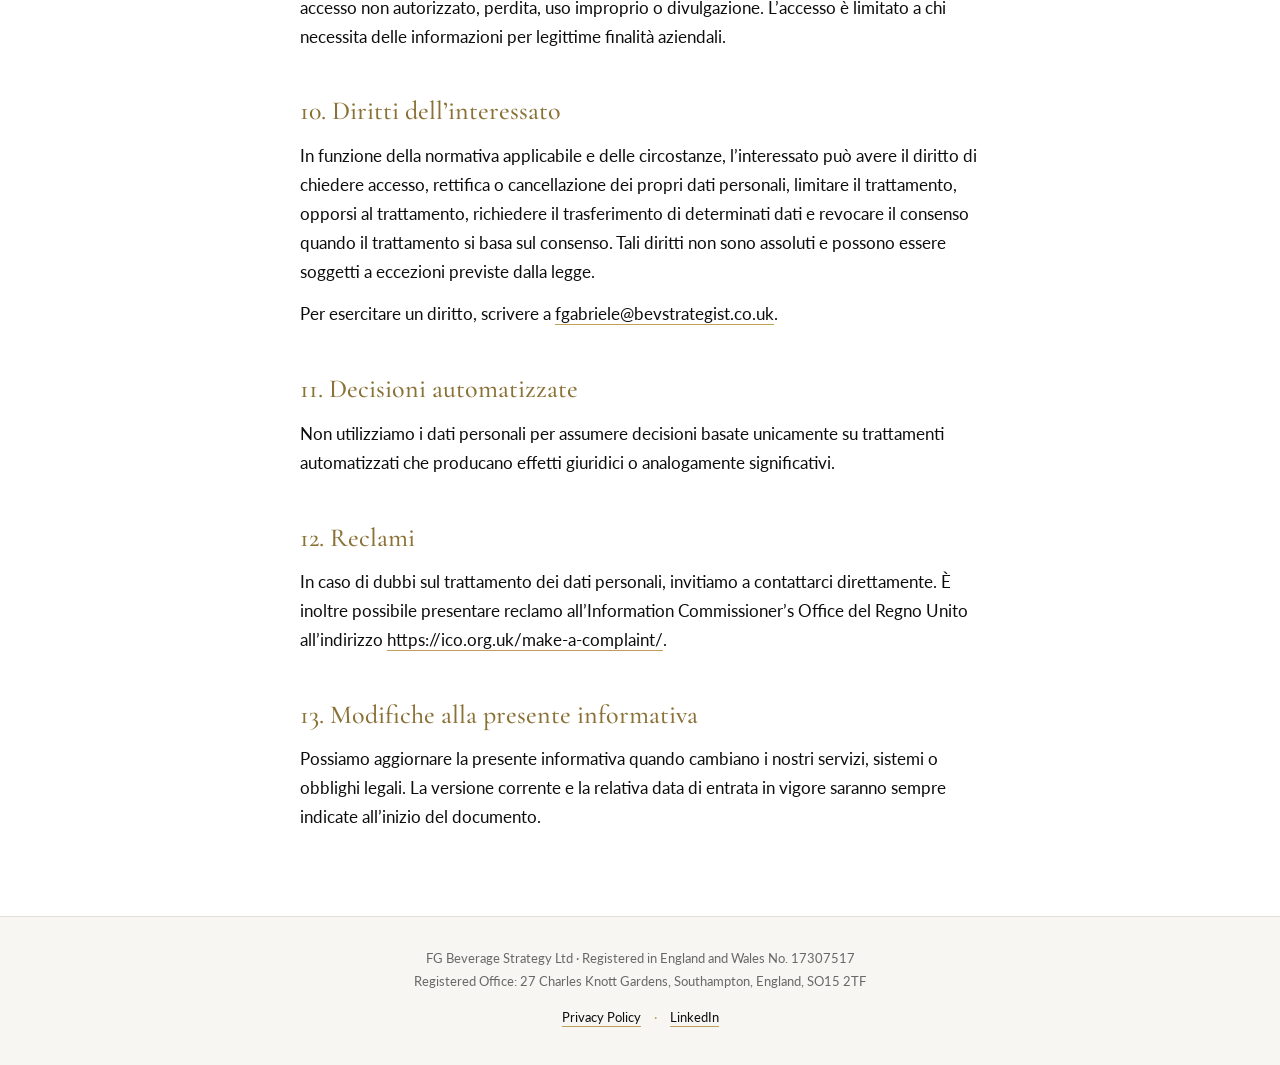
<file: privacy-policy.html>
<!DOCTYPE html>
<html lang="it">
<head>
<meta charset="UTF-8">
<meta name="viewport" content="width=device-width, initial-scale=1">
<title>Privacy Policy | Francesco Gabriele | Beverage Strategist</title>
<meta name="description" content="Informativa privacy di FG Beverage Strategy Ltd: quali dati personali raccogliamo, perché li usiamo, per quanto tempo li conserviamo e i tuoi diritti.">
<link rel="canonical" href="https://bevstrategist.co.uk/privacy-policy.html">
<link rel="alternate" hreflang="it" href="https://bevstrategist.co.uk/privacy-policy.html">
<link rel="alternate" hreflang="en" href="https://bevstrategist.co.uk/en/privacy-policy.html">
<link rel="alternate" hreflang="x-default" href="https://bevstrategist.co.uk/privacy-policy.html">
<meta property="og:type" content="website">
<meta property="og:site_name" content="Francesco Gabriele | Beverage Strategist">
<meta property="og:title" content="Privacy Policy | Francesco Gabriele | Beverage Strategist">
<meta property="og:description" content="Informativa privacy di FG Beverage Strategy Ltd: quali dati personali raccogliamo, perché li usiamo, per quanto tempo li conserviamo e i tuoi diritti.">
<meta property="og:url" content="https://bevstrategist.co.uk/privacy-policy.html">
<meta property="og:locale" content="it_IT">
<meta property="og:locale:alternate" content="en_GB">
<meta property="og:image" content="https://bevstrategist.co.uk/assets/img/anteprima-social.png">
<meta property="og:image:width" content="1200">
<meta property="og:image:height" content="630">
<meta property="og:image:alt" content="Francesco Gabriele | Beverage Strategist">
<meta name="twitter:card" content="summary_large_image">
<link rel="icon" href="/favicon.ico" sizes="any">
<link rel="icon" type="image/png" sizes="96x96" href="/assets/img/favicon-96.png">
<link rel="apple-touch-icon" href="/apple-touch-icon.png">
<link rel="preload" href="/assets/fonts/cormorant-500.woff2" as="font" type="font/woff2" crossorigin>
<link rel="preload" href="/assets/fonts/lato-400.woff2" as="font" type="font/woff2" crossorigin>
<link rel="stylesheet" href="/assets/css/site.css">
</head>
<body>
<header class="site-header">
  <a class="site-logo" href="/"><img src="/assets/img/logo-francesco-gabriele.png" width="990" height="255" alt="Francesco Gabriele | Beverage Strategist, torna alla home"></a>
  <nav aria-label="Menu principale">
    <ul class="site-nav">
      <li><a href="/come-lavoriamo.html">Come lavoriamo</a></li>
      <li><a href="/#chi-sono">Chi sono</a></li>
      <li><a class="nav-contact" href="/#contatti"><img src="/assets/img/francesco-gabriele-ritratto.jpg" width="192" height="192" alt=""><span>Contatti</span></a></li>
      <li class="lang"><a href="/privacy-policy.html" lang="it" hreflang="it" aria-current="true">IT</a><span aria-hidden="true">|</span><a href="/en/privacy-policy.html" lang="en" hreflang="en">EN</a></li>
    </ul>
  </nav>
</header>
<main>
  <div class="page-hero">
    <div class="inner">
      <h1>Informativa privacy</h1>
      <span class="rule"></span>
    </div>
  </div>

  <section class="legal-text">
    <div class="inner">
<p class="legal-note">Traduzione italiana di cortesia. In caso di differenze prevale la versione inglese.</p>
<p class="legal-meta">Versione v03 · Data di entrata in vigore 12 ottobre 2026</p>
<h2>1. Chi siamo</h2>
<p>FG Beverage Strategy Ltd è una società registrata in Inghilterra e Galles con numero societario 17307517. La sede legale è in 27 Charles Knott Gardens, Southampton, England, SO15 2TF.</p>
<p>Email: <a href="mailto:fgabriele@bevstrategist.co.uk">fgabriele@bevstrategist.co.uk</a></p>
<p>Iscritta al registro dell’Information Commissioner’s Office (ICO) del Regno Unito.</p>
<p>FG Beverage Strategy Ltd è il titolare del trattamento dei dati personali descritti nella presente informativa.</p>
<h2>2. A chi si applica questa informativa</h2>
<p>Questa informativa si applica ai visitatori del sito, alle persone che ci contattano, ai clienti potenziali e attuali e ai titolari, dipendenti, rappresentanti e contatti professionali dei produttori e delle altre organizzazioni con cui lavoriamo.</p>
<h2>3. Dati personali raccolti</h2>
<p>In funzione del rapporto con l’interessato, possiamo raccogliere:</p>
<ul class="bullets">
<li>nome, ruolo e recapiti;</li>
<li>informazioni sull’organizzazione rappresentata;</li>
<li>corrispondenza e verbali o appunti di riunioni e chiamate;</li>
<li>informazioni fornite tramite questionari;</li>
<li>informazioni necessarie per valutare o fornire i nostri servizi;</li>
<li>dati contrattuali, di fatturazione e di pagamento; e</li>
<li>informazioni tecniche limitate registrate dal fornitore che ospita il sito.</li>
</ul>
<p>Non chiediamo di fornire categorie particolari di dati personali. Si prega di non comunicarle, salvo che ne abbiamo specificamente concordato la necessità.</p>
<h2>4. Come riceviamo i dati personali</h2>
<p>Possiamo ricevere dati personali direttamente dall’interessato, dall’organizzazione che rappresenta, da un’altra persona coinvolta in un progetto o rapporto professionale oppure da elenchi professionali, siti aziendali e altre fonti commerciali accessibili al pubblico.</p>
<h2>5. Come e perché utilizziamo i dati personali</h2>
<p>Utilizziamo i dati personali per rispondere alle richieste, valutare l’adeguatezza dei nostri servizi, predisporre proposte e contratti, fornire e gestire i servizi, comunicare con i clienti e i loro rappresentanti, conservare registrazioni aziendali e finanziarie, adempiere agli obblighi di legge, tutelare i nostri diritti e inviare comunicazioni professionali pertinenti ove consentito dalla legge.</p>
<p>Il trattamento si basa, secondo i casi, sull’esecuzione di misure precontrattuali, sull’esecuzione di un contratto, sull’adempimento di un obbligo legale, sul nostro legittimo interesse a gestire, proteggere e sviluppare l’attività e sul consenso quando specificamente richiesto.</p>
<p>È possibile opporsi in qualsiasi momento alla ricezione di comunicazioni commerciali o promozionali.</p>
<h2>6. Condivisione dei dati personali</h2>
<p>Condividiamo i dati personali soltanto quando necessario. I destinatari possono comprendere fornitori di posta elettronica, archiviazione cloud, questionari, gestione dei rapporti con i clienti e amministrazione aziendale; commercialisti, consulenti legali e altri professionisti; collaboratori che supportano l’attività e sono soggetti ad adeguati obblighi di riservatezza; e autorità pubbliche quando la comunicazione è prevista dalla legge.</p>
<p>Quando i nostri servizi comprendono la presentazione di un produttore a importatori, distributori, buyer o altri operatori del Regno Unito, condividiamo i recapiti professionali necessari a tale presentazione.</p>
<p>Non vendiamo dati personali.</p>
<h2>7. Trasferimenti internazionali</h2>
<p>Alcuni fornitori tecnologici possono trattare dati personali al di fuori del Regno Unito. In tali casi utilizziamo fornitori e accordi contrattuali volti a garantire un livello di protezione adeguato in conformità alla normativa applicabile.</p>
<h2>8. Periodi di conservazione</h2>
<ul class="bullets">
<li>I documenti contrattuali, amministrativi e finanziari sono conservati per i periodi previsti dalla legge applicabile o ragionevolmente necessari per accertare, esercitare o difendere un diritto.</li>
<li>Le informazioni relative a un contatto che non diventa cliente sono normalmente conservate per non oltre 24 mesi dall’ultimo contatto significativo.</li>
<li>Le registrazioni delle opposizioni alle comunicazioni commerciali possono essere conservate per il tempo necessario a continuare a rispettare l’opposizione.</li>
</ul>
<p>Le informazioni possono essere conservate più a lungo quando richiesto dalla legge o in relazione a una controversia effettiva o potenziale.</p>
<h2>9. Sicurezza</h2>
<p>Adottiamo misure tecniche e organizzative ragionevoli per proteggere i dati personali da accesso non autorizzato, perdita, uso improprio o divulgazione. L’accesso è limitato a chi necessita delle informazioni per legittime finalità aziendali.</p>
<h2>10. Diritti dell’interessato</h2>
<p>In funzione della normativa applicabile e delle circostanze, l’interessato può avere il diritto di chiedere accesso, rettifica o cancellazione dei propri dati personali, limitare il trattamento, opporsi al trattamento, richiedere il trasferimento di determinati dati e revocare il consenso quando il trattamento si basa sul consenso. Tali diritti non sono assoluti e possono essere soggetti a eccezioni previste dalla legge.</p>
<p>Per esercitare un diritto, scrivere a <a href="mailto:fgabriele@bevstrategist.co.uk">fgabriele@bevstrategist.co.uk</a>.</p>
<h2>11. Decisioni automatizzate</h2>
<p>Non utilizziamo i dati personali per assumere decisioni basate unicamente su trattamenti automatizzati che producano effetti giuridici o analogamente significativi.</p>
<h2>12. Reclami</h2>
<p>In caso di dubbi sul trattamento dei dati personali, invitiamo a contattarci direttamente. È inoltre possibile presentare reclamo all’Information Commissioner’s Office del Regno Unito all’indirizzo <a href="https://ico.org.uk/make-a-complaint/" rel="noopener">https://ico.org.uk/make-a-complaint/</a>.</p>
<h2>13. Modifiche alla presente informativa</h2>
<p>Possiamo aggiornare la presente informativa quando cambiano i nostri servizi, sistemi o obblighi legali. La versione corrente e la relativa data di entrata in vigore saranno sempre indicate all’inizio del documento.</p>
    </div>
  </section>
</main>
<footer class="site-footer">
  <p class="legal">FG Beverage Strategy Ltd · Registered in England and Wales No. 17307517<br>Registered Office: 27 Charles Knott Gardens, Southampton, England, SO15 2TF</p>
  <p><a href="/privacy-policy.html">Privacy Policy</a> <span class="sep">·</span> <a href="https://www.linkedin.com/in/francesco-gabriele-b3495321" target="_blank" rel="noopener">LinkedIn</a></p>
</footer>
<script src="/assets/js/form.js" defer></script>
</body>
</html>
</file>
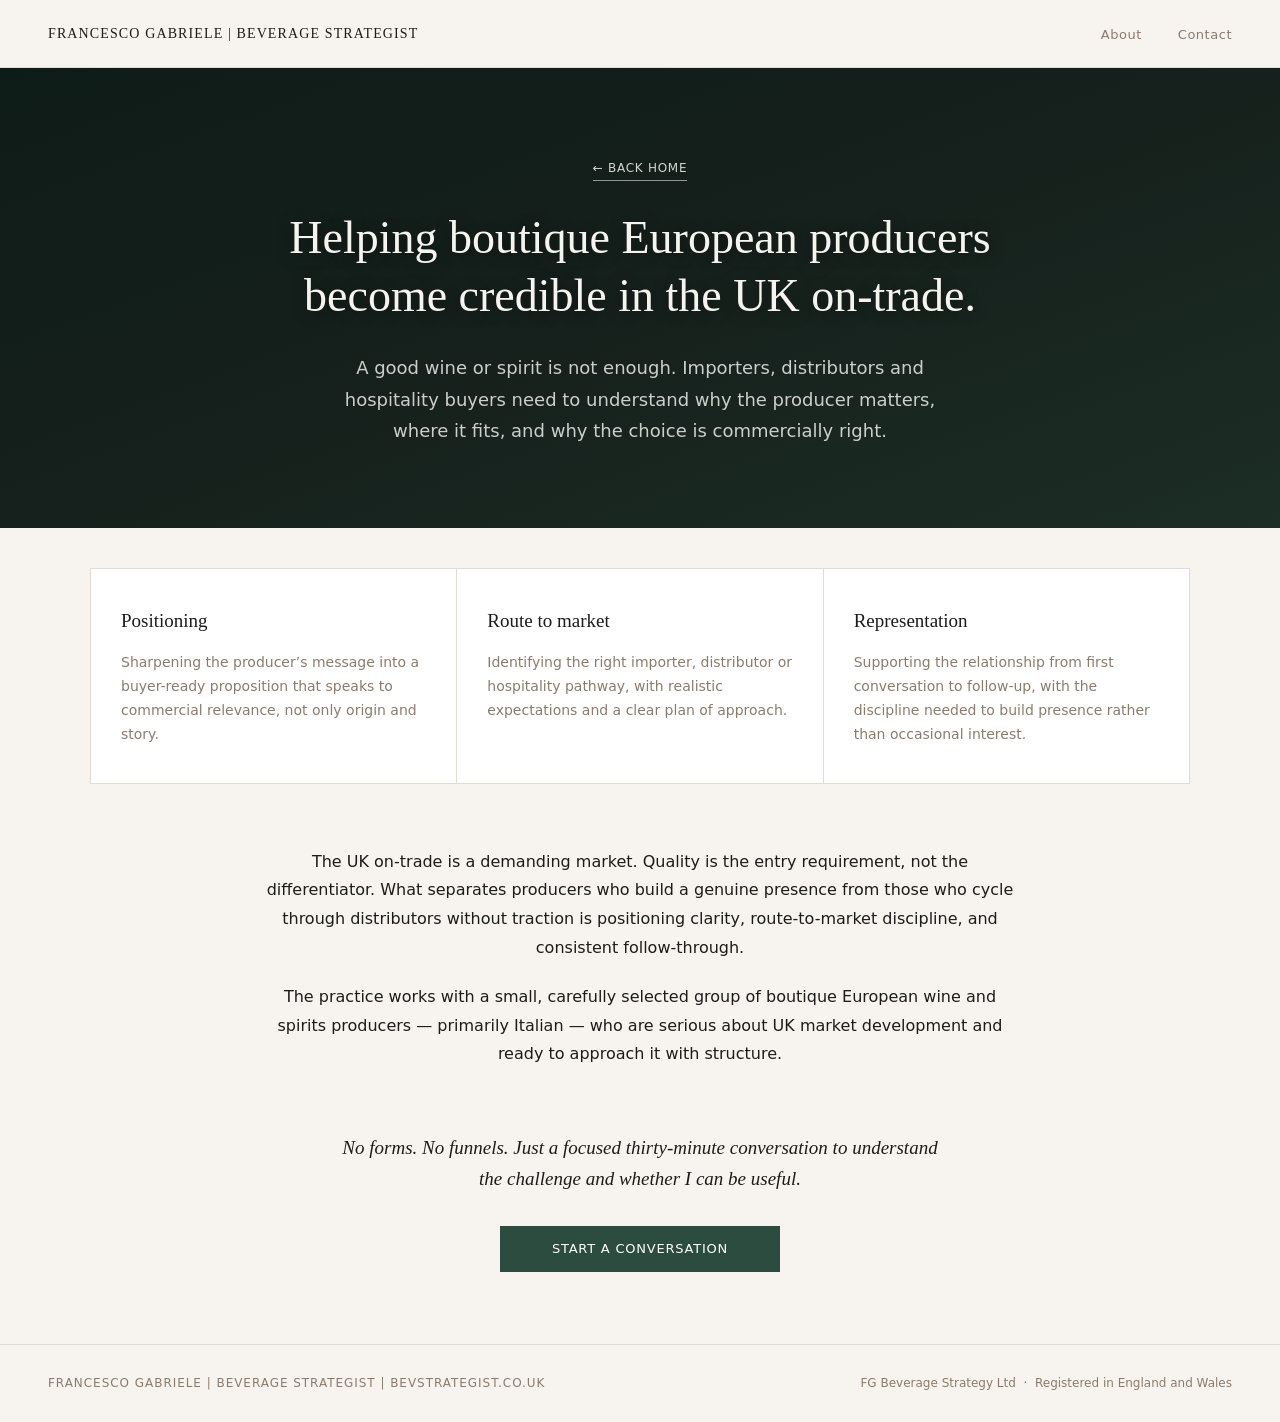
<file: producers (4).html>
<!DOCTYPE html>
<html lang="en">
<head>
<meta charset="UTF-8">
<meta name="viewport" content="width=device-width, initial-scale=1.0">
<title>Producer Programme | Francesco Gabriele | Beverage Strategist</title>
<meta name="description" content="UK market entry strategy and representation for boutique European wine and spirits producers.">
<style>

  *, *::before, *::after { box-sizing: border-box; margin: 0; padding: 0; }

  :root {
    --ink:      #1C1C1C;
    --bg:       #F7F4EF;
    --green:    #2B4C3F;
    --taupe:    #8C7B6B;
    --white:    #FFFFFF;
    --border:   #E0DBD4;
  }

  html { scroll-behavior: smooth; scroll-padding-top: 90px; }

  body {
    font-family: 'Avenir Next', Avenir, 'Avenir Next LT Pro', system-ui, -apple-system, 'Segoe UI', Arial, sans-serif;
    font-size: 16px;
    line-height: 1.7;
    color: var(--ink);
    background: var(--bg);
    opacity: 0;
    animation: fadeIn 0.6s ease forwards;
  }

  @keyframes fadeIn { to { opacity: 1; } }

  /* ── MARK ── the signature element: a short green rule used as section separator */
  .mark {
    display: block;
    width: 48px;
    height: 1px;
    background: var(--green);
    margin: 0 auto;
  }

  /* ── NAV ── */
  nav {
    position: sticky;
    top: 0;
    z-index: 100;
    background: var(--bg);
    border-bottom: 1px solid var(--border);
    padding: 20px 48px;
    display: flex;
    align-items: center;
    justify-content: space-between;
  }

  .nav-name {
    font-family: 'Avenir Next', Avenir, 'Avenir Next LT Pro', Georgia, serif;
    font-size: 14px;
    letter-spacing: 0.08em;
    color: var(--ink);
    text-decoration: none;
    text-transform: uppercase;
  }

  .nav-links {
    display: flex;
    gap: 36px;
    list-style: none;
  }

  .nav-links a {
    font-size: 13px;
    color: var(--taupe);
    text-decoration: none;
    letter-spacing: 0.04em;
    transition: color 0.2s;
  }

  .nav-links a:hover { color: var(--green); }

  /* ── HERO ── */
  .hero {
    text-align: center;
    padding: 24px 48px 0;
    width: 100%;
    margin: 0;
    position: relative;
    overflow: visible;
  }

  .hero-eyebrow {
    font-size: 12px;
    letter-spacing: 0.14em;
    text-transform: uppercase;
    color: var(--taupe);
    margin-bottom: 36px;
  }

  .hero-headline {
    font-family: 'Avenir Next', Avenir, 'Avenir Next LT Pro', Georgia, serif;
    font-size: clamp(26px, 3.6vw, 42px);
    font-style: normal;
    font-weight: normal;
    line-height: 1.2;
    color: var(--ink);
    margin-bottom: 48px;
    letter-spacing: -0.01em;
  }

  .hero-buttons {
    display: flex;
    gap: 16px;
    justify-content: center;
    flex-wrap: wrap;
    margin-bottom: 44px;
  }

  .btn {
    display: inline-block;
    width: 280px;
    padding: 11px 0;
    font-size: 13px;
    letter-spacing: 0.06em;
    text-transform: uppercase;
    text-decoration: none;
    text-align: center;
    border: 1px solid var(--ink);
    color: var(--ink);
    background: transparent;
    cursor: pointer;
    transition: background 0.2s, color 0.2s;
  }

  .btn:hover {
    background: var(--ink);
    color: var(--bg);
  }

  .btn-primary {
    background: var(--green);
    border-color: var(--green);
    color: var(--white);
  }

  .btn-primary:hover {
    background: #1e3830;
    border-color: #1e3830;
    color: var(--white);
  }

  /* ── SECTION SHELL ── */
  section {
    padding: 80px 48px;
  }

  .section-inner {
    max-width: 760px;
    margin: 0 auto;
  }

  .section-inner-wide {
    max-width: 1000px;
    margin: 0 auto;
  }

  /* ── CORE IDEA ── */
  .core-idea {
    background: var(--white);
    border-top: 1px solid var(--border);
    border-bottom: 1px solid var(--border);
  }

  .core-idea p {
    font-family: 'Avenir Next', Avenir, 'Avenir Next LT Pro', Georgia, serif;
    font-size: clamp(18px, 2.2vw, 22px);
    font-style: italic;
    line-height: 1.65;
    color: var(--ink);
    text-align: center;
  }

  /* ── AUDIENCE PANELS ── */
  .audiences {
    background: var(--bg);
  }

  .panel-grid {
    display: grid;
    grid-template-columns: 1fr 1fr;
    gap: 2px;
    margin-top: 48px;
  }

  .panel {
    background: var(--white);
    padding: 48px 40px;
    border: 1px solid var(--border);
    scroll-margin-top: 100px;
  }

  .panel-label {
    font-size: 11px;
    letter-spacing: 0.14em;
    text-transform: uppercase;
    color: var(--taupe);
    margin-bottom: 20px;
  }

  .panel-title {
    font-family: 'Avenir Next', Avenir, 'Avenir Next LT Pro', Georgia, serif;
    font-size: 22px;
    font-weight: normal;
    color: var(--ink);
    margin-bottom: 20px;
    line-height: 1.3;
  }

  .panel-body {
    font-size: 15px;
    color: var(--taupe);
    line-height: 1.7;
    margin-bottom: 36px;
  }

  .panel-link {
    font-size: 13px;
    letter-spacing: 0.06em;
    text-transform: uppercase;
    color: var(--green);
    text-decoration: none;
    border-bottom: 1px solid var(--green);
    padding-bottom: 2px;
    transition: opacity 0.2s;
  }

  .panel-link:hover { opacity: 0.7; }

  /* ── ABOUT ── */
  .about {
    background: var(--white);
    border-top: 1px solid var(--border);
    border-bottom: 1px solid var(--border);
    scroll-margin-top: 80px;
  }

  .about-label {
    font-size: 11px;
    letter-spacing: 0.14em;
    text-transform: uppercase;
    color: var(--taupe);
    margin-bottom: 32px;
    text-align: center;
  }

  .about p {
    font-size: 16px;
    color: var(--ink);
    line-height: 1.8;
    text-align: center;
    max-width: 640px;
    margin: 0 auto 20px;
  }

  .about p:last-child { margin-bottom: 0; }

  /* ── CONTACT ── */
  .contact {
    text-align: center;
    scroll-margin-top: 80px;
  }

  .contact-label {
    font-size: 11px;
    letter-spacing: 0.14em;
    text-transform: uppercase;
    color: var(--taupe);
    margin-bottom: 32px;
  }

  .contact-close {
    font-family: 'Avenir Next', Avenir, 'Avenir Next LT Pro', Georgia, serif;
    font-size: clamp(17px, 2vw, 21px);
    font-style: italic;
    color: var(--ink);
    line-height: 1.6;
    max-width: 560px;
    margin: 0 auto 40px;
  }

  .contact-email {
    display: inline-block;
    font-size: 14px;
    letter-spacing: 0.06em;
    color: var(--green);
    text-decoration: none;
    border-bottom: 1px solid var(--green);
    padding-bottom: 2px;
    margin-bottom: 48px;
  }

  .contact-email:hover { opacity: 0.7; }

  /* ── FOOTER ── */
  footer {
    border-top: 1px solid var(--border);
    padding: 28px 48px;
    display: flex;
    align-items: center;
    justify-content: space-between;
    flex-wrap: wrap;
    gap: 12px;
  }

  .footer-name {
    font-size: 12px;
    letter-spacing: 0.08em;
    text-transform: uppercase;
    color: var(--taupe);
  }

  .footer-legal {
    font-size: 12px;
    color: var(--taupe);
  }

  /* ── RESPONSIVE ── */
  @media (max-width: 700px) {
    nav { padding: 16px 24px; }
    .nav-links { gap: 20px; }
    section { padding: 60px 24px; }
    .hero { padding: 72px 24px 64px; }
    .panel-grid { grid-template-columns: 1fr; }
    footer { padding: 24px; flex-direction: column; align-items: flex-start; }
    .hero-image { display: none; }
  }

  /* ── HERO DARK ── */
  .hero {
    background: linear-gradient(160deg, #0e1c18 0%, #16201c 50%, #1c2e26 100%);
  }

  .hero-image {
    position: absolute;
    top: 50%;
    right: 6%;
    transform: translateY(-50%);
    width: 320px;
    max-width: 36vw;
    aspect-ratio: 1.14 / 1;
    background: url('[data-uri]') center/cover no-repeat;
    border-radius: 2px;
    box-shadow: 0 18px 40px rgba(0,0,0,0.4);
    background-size: cover;
    background-position: center;
    background-repeat: no-repeat;
    z-index: 1;
    opacity: 0.92;
  }

  .hero > *:not(.hero-image) {
    position: relative;
    z-index: 2;
  }

  .hero::before {
    content: '';
    position: absolute;
    inset: 0;
    background-image: url("data:image/svg+xml,%3Csvg width='60' height='60' viewBox='0 0 60 60' xmlns='http://www.w3.org/2000/svg'%3E%3Cg fill='none' fill-rule='evenodd'%3E%3Cg fill='%23ffffff' fill-opacity='0.015'%3E%3Cpath d='M36 34v-4h-2v4h-4v2h4v4h2v-4h4v-2h-4zm0-30V0h-2v4h-4v2h4v4h2V6h4V4h-4zM6 34v-4H4v4H0v2h4v4h2v-4h4v-2H6zM6 4V0H4v4H0v2h4v4h2V6h4V4H6z'/%3E%3C/g%3E%3C/g%3E%3C/svg%3E");
    pointer-events: none;
    z-index: 1;
  }

  /* 
    TO ADD A PHOTO LATER:
    Replace the background above with:
    background: linear-gradient(160deg, rgba(14,28,24,0.85) 0%, rgba(26,26,26,0.75) 100%),
                url('your-image.jpg') center/cover no-repeat;
  */

  .hero-eyebrow {
    color: rgba(247, 244, 239, 0.45);
  }

  .hero-headline {
    color: #F7F4EF;
  }

  .hero .mark {
    background: rgba(247, 244, 239, 0.25);
  }

  /* ── HERO SCROLL HINT ── */
  .scroll-hint {
    position: absolute;
    bottom: 32px;
    left: 50%;
    transform: translateX(-50%);
    display: flex;
    flex-direction: column;
    align-items: center;
    gap: 8px;
    opacity: 0.3;
  }

  .scroll-hint span {
    font-size: 10px;
    letter-spacing: 0.14em;
    text-transform: uppercase;
    color: #F7F4EF;
  }

  .scroll-line {
    width: 1px;
    height: 32px;
    background: #F7F4EF;
    animation: scrollDrop 1.8s ease-in-out infinite;
  }

  @keyframes scrollDrop {
    0%   { transform: scaleY(0); transform-origin: top; opacity: 0; }
    40%  { transform: scaleY(1); transform-origin: top; opacity: 1; }
    60%  { transform: scaleY(1); transform-origin: bottom; opacity: 1; }
    100% { transform: scaleY(0); transform-origin: bottom; opacity: 0; }
  }

  @media (prefers-reduced-motion: reduce) {
    body { animation: none; opacity: 1; }
    .scroll-line { animation: none; }
  }


  /* ── PROGRAMME PAGE ── */
  .programme-hero {
    background: linear-gradient(160deg, #0e1c18 0%, #16201c 50%, #1c2e26 100%);
    padding: 64px 48px 56px;
    text-align: center;
    min-height: 460px;
    display: flex;
    flex-direction: column;
    align-items: center;
    justify-content: center;
  }

  .programme-eyebrow {
    font-size: 12px;
    letter-spacing: 0.14em;
    text-transform: uppercase;
    color: rgba(247,244,239,0.5);
    margin-bottom: 20px;
  }

  .programme-title {
    font-family: 'Avenir Next', Avenir, 'Avenir Next LT Pro', Georgia, serif;
    font-size: clamp(28px, 4vw, 46px);
    font-weight: normal;
    color: #F7F4EF;
    line-height: 1.25;
    max-width: 760px;
    margin: 0 auto 28px;
    text-shadow: 0 2px 16px rgba(0,0,0,0.4);
  }

  .programme-intro {
    font-size: 18px;
    color: rgba(247,244,239,0.82);
    max-width: 640px;
    margin: 0 auto;
    line-height: 1.75;
  }

  .programme-body {
    background: var(--bg);
    padding: 40px 48px 72px;
  }

  .programme-grid {
    display: grid;
    grid-template-columns: repeat(3, 1fr);
    gap: 1px;
    background: var(--border);
    max-width: 1100px;
    margin: 0 auto 64px;
    border: 1px solid var(--border);
  }

  .programme-card {
    background: var(--white);
    padding: 36px 30px;
  }

  .programme-card h3 {
    font-family: 'Avenir Next', Avenir, 'Avenir Next LT Pro', Georgia, serif;
    font-size: 19px;
    font-weight: normal;
    color: var(--ink);
    margin-bottom: 14px;
  }

  .programme-card p {
    font-size: 14px;
    color: var(--taupe);
    line-height: 1.7;
  }

  .programme-cta {
    text-align: center;
    max-width: 600px;
    margin: 0 auto;
  }

  .programme-cta p {
    font-family: 'Avenir Next', Avenir, 'Avenir Next LT Pro', Georgia, serif;
    font-style: italic;
    font-size: 19px;
    color: var(--ink);
    line-height: 1.6;
    margin-bottom: 32px;
  }

  .back-link {
    display: inline-block;
    font-size: 12px;
    letter-spacing: 0.06em;
    text-transform: uppercase;
    color: rgba(247,244,239,0.85);
    text-decoration: none;
    margin-bottom: 28px;
    border-bottom: 1px solid rgba(247,244,239,0.55);
    padding-bottom: 2px;
  }

  .back-link:hover { color: #F7F4EF; }

  @media (max-width: 700px) {
    .programme-grid { grid-template-columns: 1fr; }
    .programme-hero { padding: 48px 24px 40px; }
    .programme-body { padding: 56px 24px; }
  }

</style>
</head>
<body>

<!-- NAV -->
<nav>
  <a class="nav-name" href="index.html">Francesco Gabriele | Beverage Strategist</a>
  <ul class="nav-links">
    <li><a href="index.html#about">About</a></li>
    <li><a href="index.html#contact">Contact</a></li>
  </ul>
</nav>

<!-- PROGRAMME HERO -->
<div class="programme-hero">
  <a href="index.html" class="back-link">&larr; Back home</a>
  <h1 class="programme-title">Helping boutique European producers become credible in the UK on-trade.</h1>
  <p class="programme-intro">A good wine or spirit is not enough. Importers, distributors and hospitality buyers need to understand why the producer matters, where it fits, and why the choice is commercially right.</p>
</div>

<!-- PROGRAMME BODY -->
<div class="programme-body">
  <div class="programme-grid">
    <div class="programme-card">
      <h3>Positioning</h3>
      <p>Sharpening the producer&rsquo;s message into a buyer-ready proposition that speaks to commercial relevance, not only origin and story.</p>
    </div>
    <div class="programme-card">
      <h3>Route to market</h3>
      <p>Identifying the right importer, distributor or hospitality pathway, with realistic expectations and a clear plan of approach.</p>
    </div>
    <div class="programme-card">
      <h3>Representation</h3>
      <p>Supporting the relationship from first conversation to follow-up, with the discipline needed to build presence rather than occasional interest.</p>
    </div>
  </div>

  <div class="section-inner" style="margin-bottom: 64px;">
    <p style="font-size: 16px; color: var(--ink); line-height: 1.8; text-align: center;">The UK on-trade is a demanding market. Quality is the entry requirement, not the differentiator. What separates producers who build a genuine presence from those who cycle through distributors without traction is positioning clarity, route-to-market discipline, and consistent follow-through.</p>
    <p style="font-size: 16px; color: var(--ink); line-height: 1.8; text-align: center; margin-top: 20px;">The practice works with a small, carefully selected group of boutique European wine and spirits producers &mdash; primarily Italian &mdash; who are serious about UK market development and ready to approach it with structure.</p>
  </div>

  <div class="programme-cta">
    <p>No forms. No funnels. Just a focused thirty-minute conversation to understand the challenge and whether I can be useful.</p>
    <a href="mailto:fgabriele@bevstrategist.co.uk" class="btn btn-primary">Start a conversation</a>
  </div>
</div>

<!-- FOOTER -->
<footer>
  <span class="footer-name">Francesco Gabriele | Beverage Strategist | bevstrategist.co.uk</span>
  <span class="footer-legal">FG Beverage Strategy Ltd &nbsp;&middot;&nbsp; Registered in England and Wales</span>
</footer>

</body>
</html>
</file>
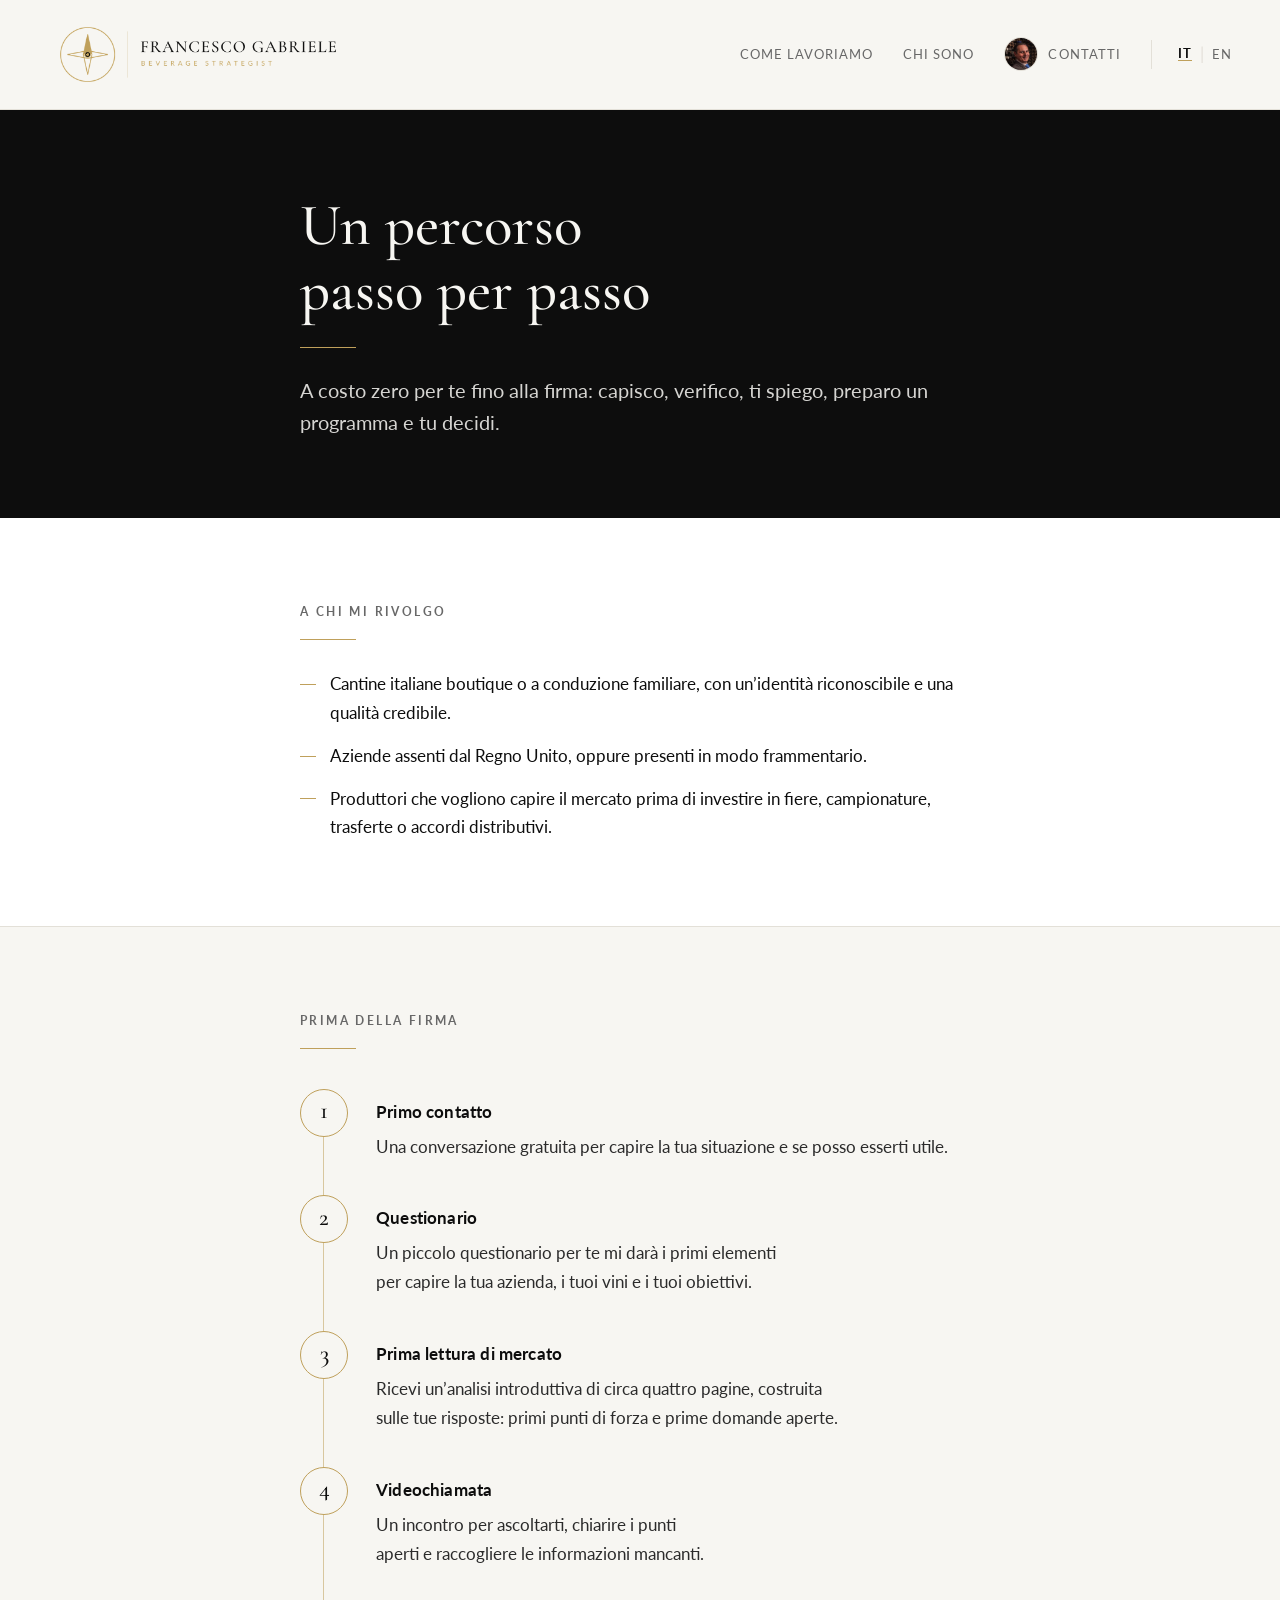
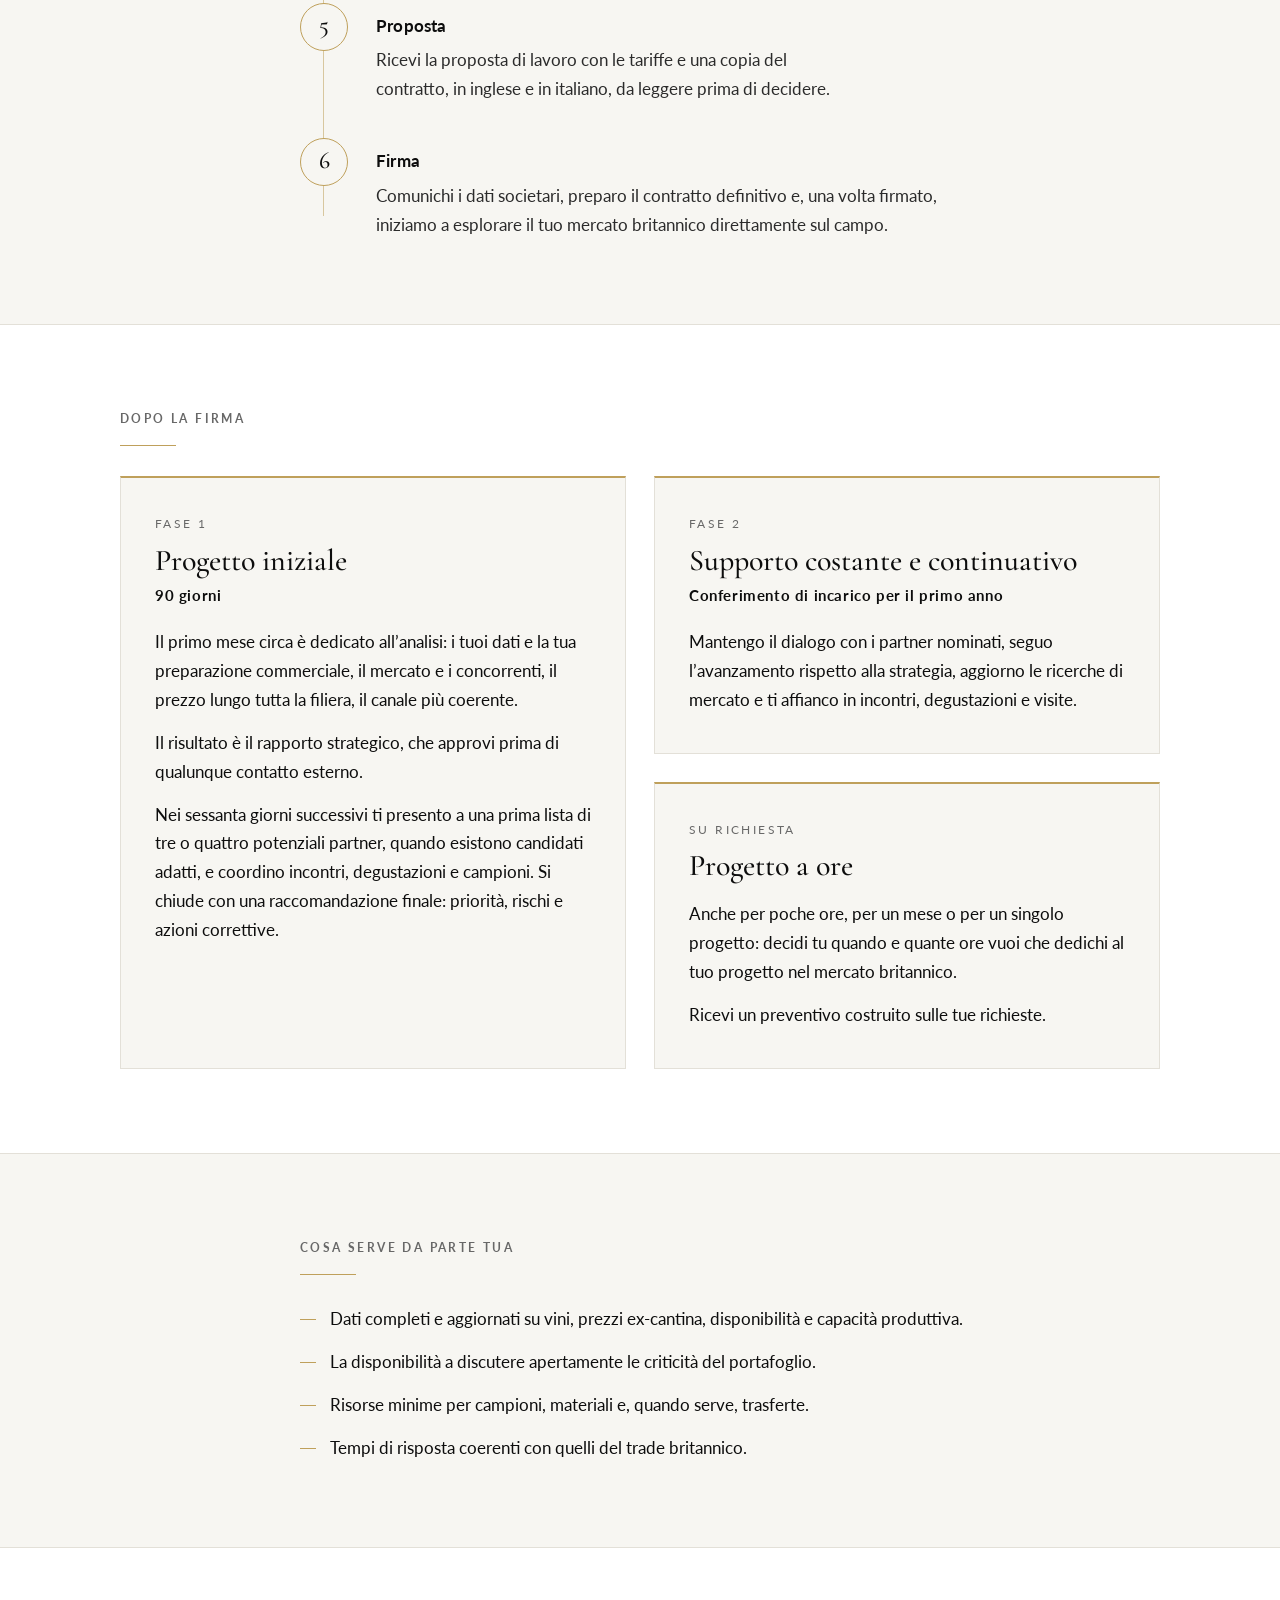
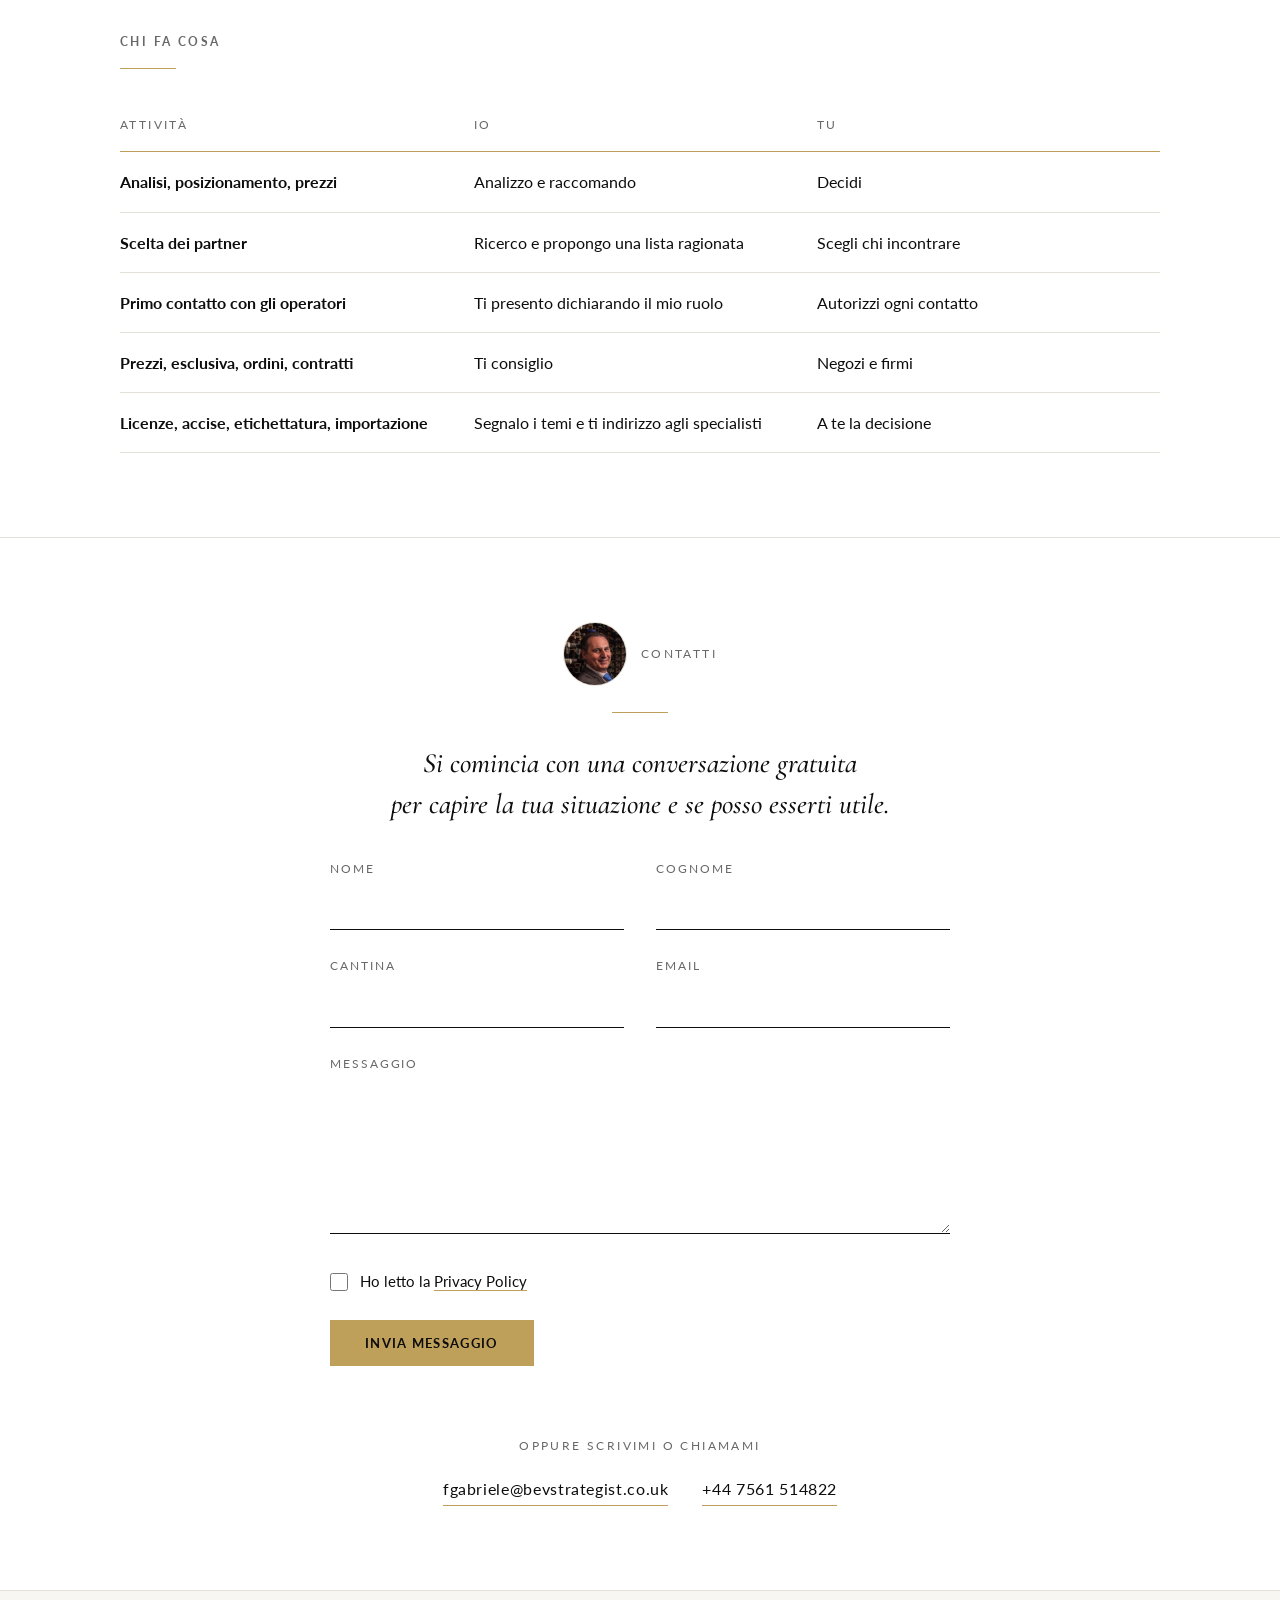
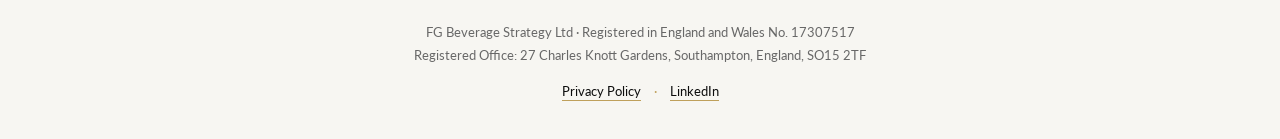
<file: producers.html>
<!DOCTYPE html>
<html lang="it">
<head>
<meta charset="UTF-8">
<meta name="viewport" content="width=device-width, initial-scale=1">
<title>Come lavoriamo</title>
<meta http-equiv="refresh" content="0; url=/come-lavoriamo.html">
<link rel="canonical" href="https://bevstrategist.co.uk/come-lavoriamo.html">
<link rel="stylesheet" href="/assets/css/site.css">
</head>
<body>
<main><section><div class="inner"><p><a href="/come-lavoriamo.html">Come lavoriamo</a></p></div></section></main>
</body>
</html>
</file>
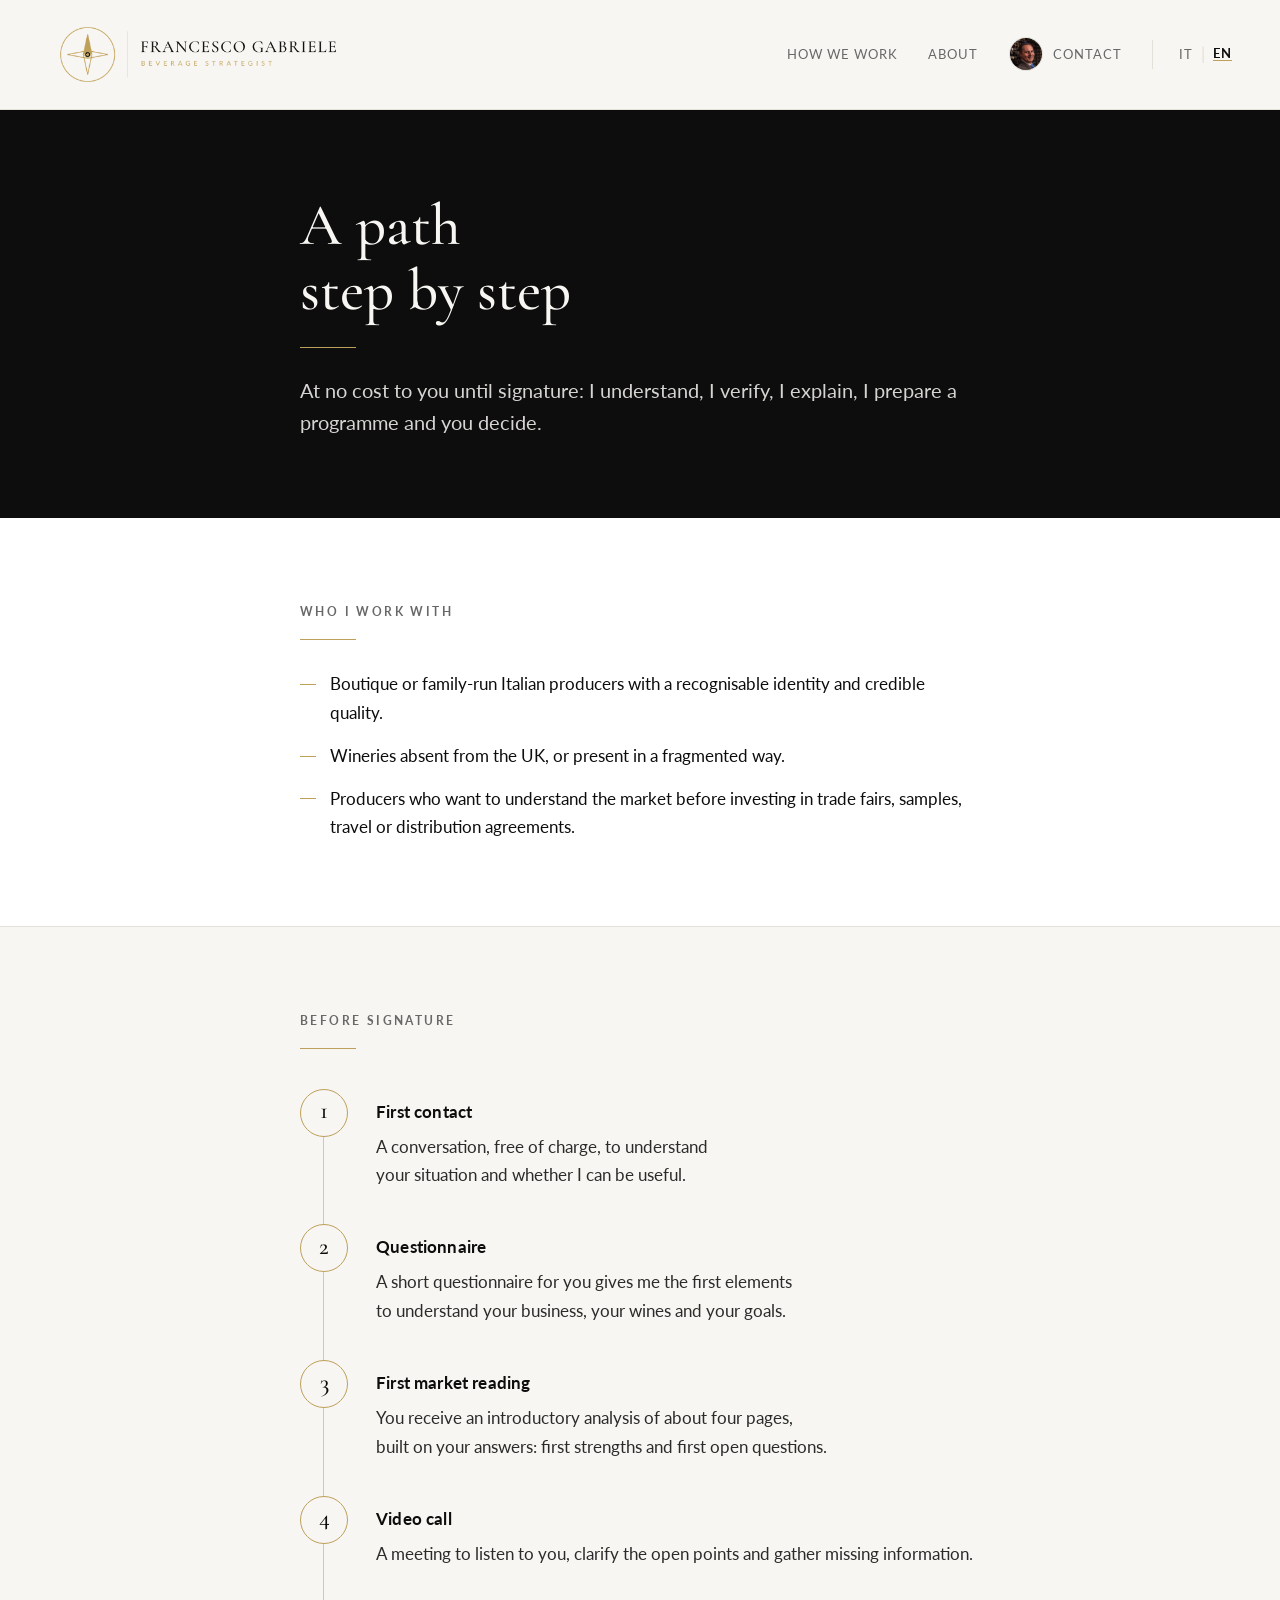
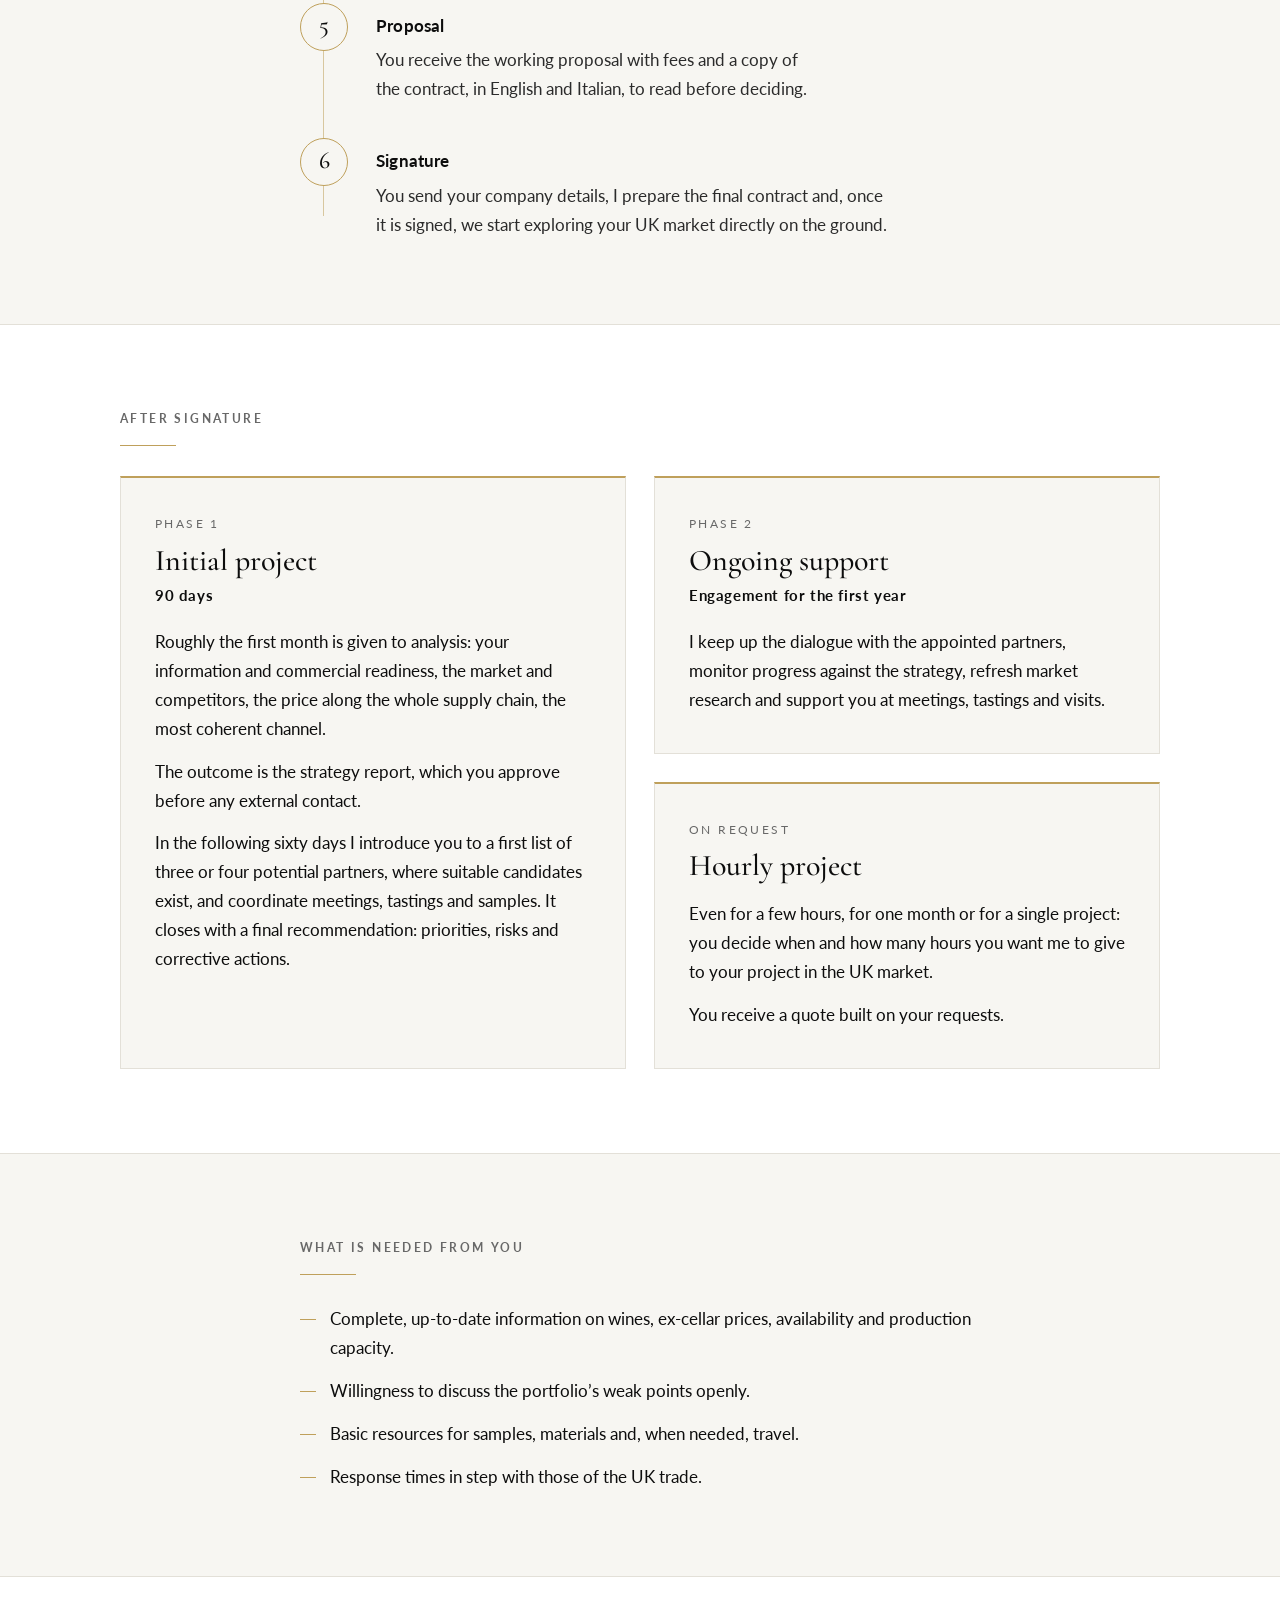
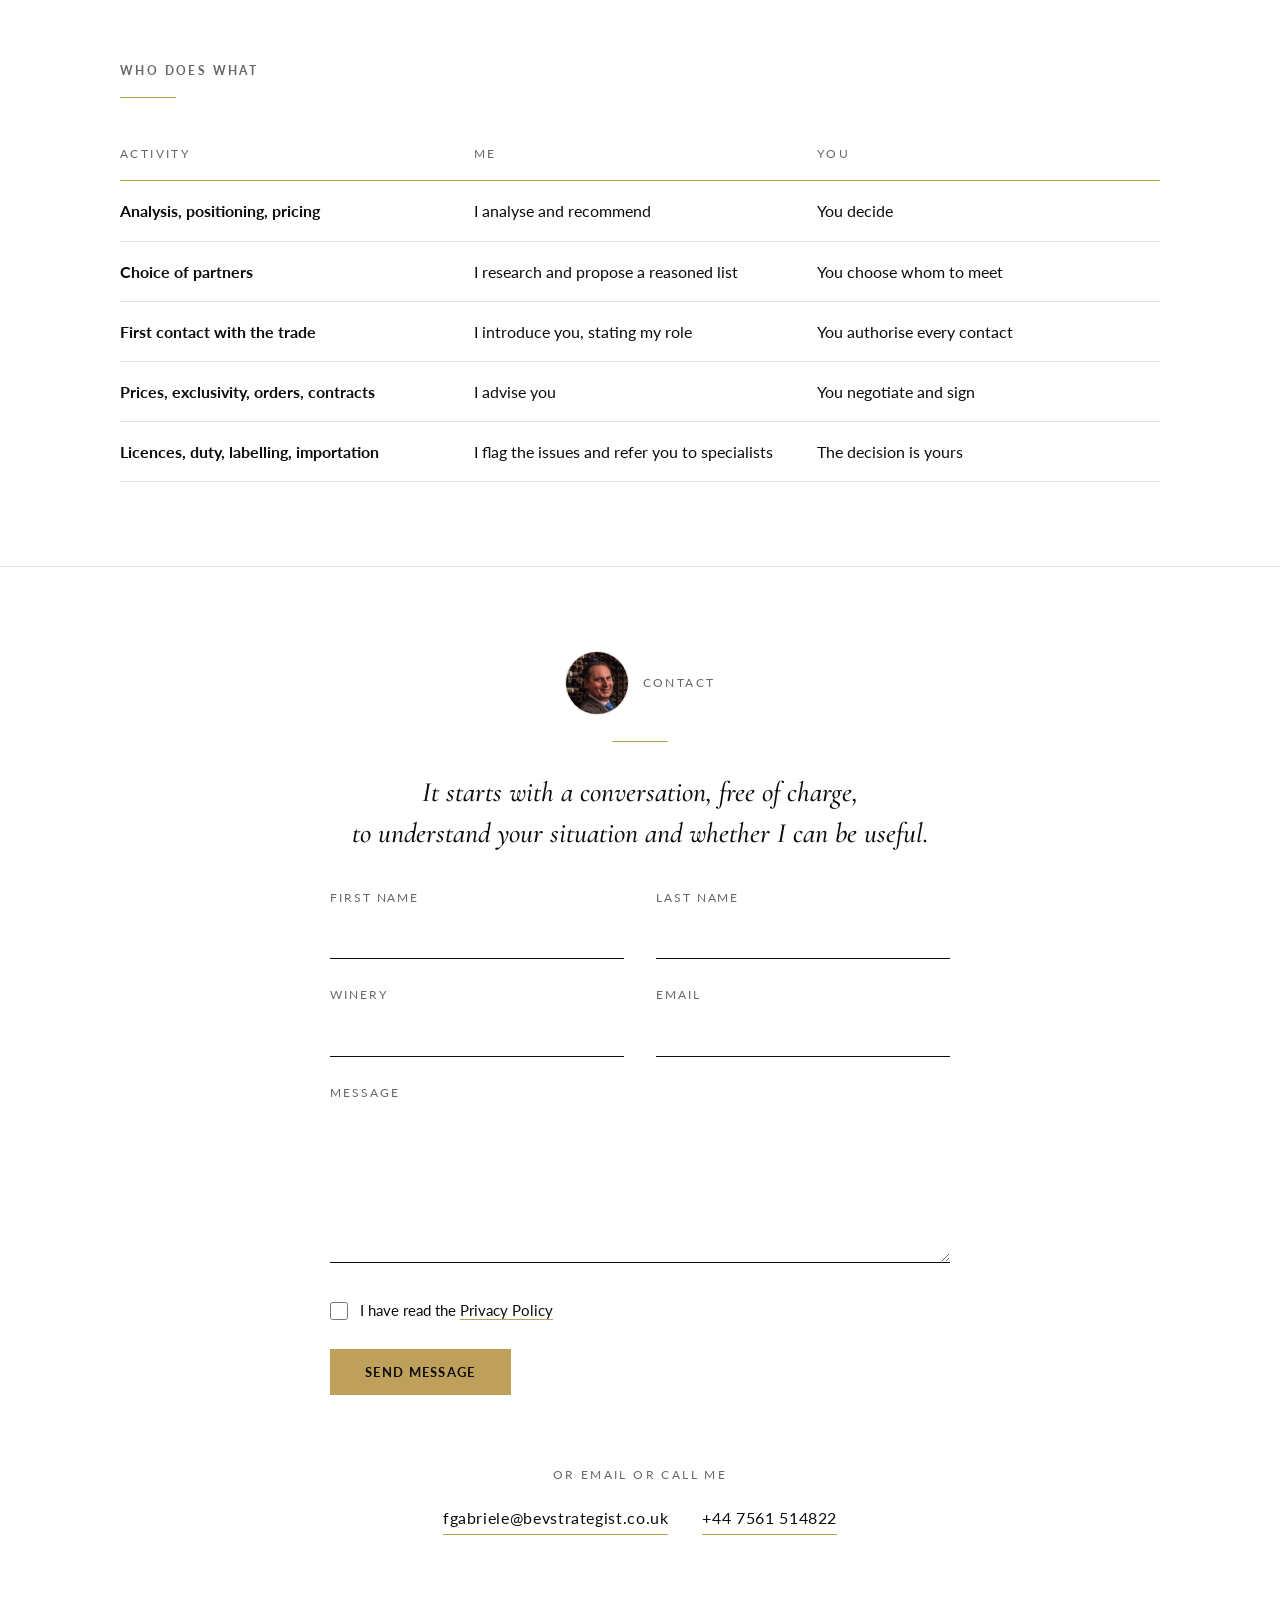
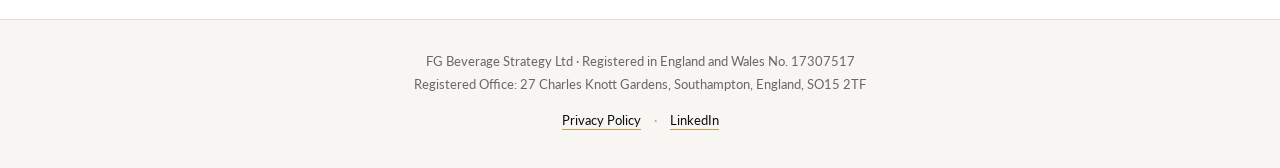
<file: en/how-we-work.html>
<!DOCTYPE html>
<html lang="en">
<head>
<meta charset="UTF-8">
<meta name="viewport" content="width=device-width, initial-scale=1">
<title>How we work | Francesco Gabriele | Beverage Strategist</title>
<meta name="description" content="How FG Beverage Strategy works with Italian boutique wine producers: from first contact to signature, then a 90-day project and ongoing support.">
<link rel="canonical" href="https://bevstrategist.co.uk/en/how-we-work.html">
<link rel="alternate" hreflang="it" href="https://bevstrategist.co.uk/come-lavoriamo.html">
<link rel="alternate" hreflang="en" href="https://bevstrategist.co.uk/en/how-we-work.html">
<link rel="alternate" hreflang="x-default" href="https://bevstrategist.co.uk/come-lavoriamo.html">
<meta property="og:type" content="website">
<meta property="og:site_name" content="Francesco Gabriele | Beverage Strategist">
<meta property="og:title" content="How we work | Francesco Gabriele | Beverage Strategist">
<meta property="og:description" content="How FG Beverage Strategy works with Italian boutique wine producers: from first contact to signature, then a 90-day project and ongoing support.">
<meta property="og:url" content="https://bevstrategist.co.uk/en/how-we-work.html">
<meta property="og:locale" content="en_GB">
<meta property="og:locale:alternate" content="it_IT">
<meta property="og:image" content="https://bevstrategist.co.uk/assets/img/anteprima-social.png">
<meta property="og:image:width" content="1200">
<meta property="og:image:height" content="630">
<meta property="og:image:alt" content="Francesco Gabriele | Beverage Strategist">
<meta name="twitter:card" content="summary_large_image">
<link rel="icon" href="/favicon.ico" sizes="any">
<link rel="icon" type="image/png" sizes="96x96" href="/assets/img/favicon-96.png">
<link rel="apple-touch-icon" href="/apple-touch-icon.png">
<link rel="preload" href="/assets/fonts/cormorant-500.woff2" as="font" type="font/woff2" crossorigin>
<link rel="preload" href="/assets/fonts/lato-400.woff2" as="font" type="font/woff2" crossorigin>
<link rel="stylesheet" href="/assets/css/site.css">
</head>
<body>
<header class="site-header">
  <a class="site-logo" href="/en/"><img src="/assets/img/logo-francesco-gabriele.png" width="990" height="255" alt="Francesco Gabriele | Beverage Strategist, back to home"></a>
  <nav aria-label="Main menu">
    <ul class="site-nav">
      <li><a href="/en/how-we-work.html">How we work</a></li>
      <li><a href="/en/#about">About</a></li>
      <li><a class="nav-contact" href="/en/#contact"><img src="/assets/img/francesco-gabriele-ritratto.jpg" width="192" height="192" alt=""><span>Contact</span></a></li>
      <li class="lang"><a href="/come-lavoriamo.html" lang="it" hreflang="it">IT</a><span aria-hidden="true">|</span><a href="/en/how-we-work.html" lang="en" hreflang="en" aria-current="true">EN</a></li>
    </ul>
  </nav>
</header>
<main>
  <div class="page-hero">
    <div class="inner">
      <h1><span class="line">A path</span> <span class="line">step by step</span></h1>
      <span class="rule"></span>
      <p>At no cost to you until signature: I understand, I verify, I explain, I prepare a programme and you decide.</p>
    </div>
  </div>

  <section class="for-whom">
    <div class="inner">
      <h2 class="label">Who I work with</h2>
      <span class="rule"></span>
      <ul class="bullets">
        <li>Boutique or family-run Italian producers with a recognisable identity and credible quality.</li>
        <li>Wineries absent from the UK, or present in a fragmented way.</li>
        <li>Producers who want to understand the market before investing in trade fairs, samples, travel or distribution agreements.</li>
      </ul>
    </div>
  </section>

  <section class="path">
    <div class="inner">
      <h2 class="label">Before signature</h2>
      <span class="rule"></span>
      <ol class="steps">
        <li><span class="step-n">1</span><div><h3>First contact</h3><p>A conversation, free of charge, to understand your situation and whether I can be useful.</p></div></li>
        <li><span class="step-n">2</span><div><h3>Questionnaire</h3><p>A short questionnaire for you gives me the first elements to understand your business, your wines and your goals.</p></div></li>
        <li><span class="step-n">3</span><div><h3>First market reading</h3><p>You receive an introductory analysis of about four pages, built on your answers: first strengths and first open questions.</p></div></li>
        <li><span class="step-n">4</span><div><h3>Video call</h3><p>A meeting to listen to you, clarify the open points and gather missing information.</p></div></li>
        <li><span class="step-n">5</span><div><h3>Proposal</h3><p>You receive the working proposal with fees and a copy of the contract, in English and Italian, to read before deciding.</p></div></li>
        <li><span class="step-n">6</span><div><h3>Signature</h3><p>You send your company details, I prepare the final contract and, once it is signed, we start exploring your UK market directly on the ground.</p></div></li>
      </ol>
    </div>
  </section>

  <section class="phases">
    <div class="inner-wide">
      <h2 class="label">After signature</h2>
      <span class="rule"></span>
      <div class="phase-grid">
        <article class="phase"><p class="phase-k">Phase 1</p><h3>Initial project</h3><p class="phase-d">90 days</p><p>Roughly the first month is given to analysis: your information and commercial readiness, the market and competitors, the price along the whole supply chain, the most coherent channel.</p><p>The outcome is the strategy report, which you approve before any external contact.</p><p>In the following sixty days I introduce you to a first list of three or four potential partners, where suitable candidates exist, and coordinate meetings, tastings and samples. It closes with a final recommendation: priorities, risks and corrective actions.</p></article>
        <div class="phase-stack"><article class="phase"><p class="phase-k">Phase 2</p><h3>Ongoing support</h3><p class="phase-d">Engagement for the first year</p><p>I keep up the dialogue with the appointed partners, monitor progress against the strategy, refresh market research and support you at meetings, tastings and visits.</p></article><article class="phase"><p class="phase-k">On request</p><h3>Hourly project</h3><p>Even for a few hours, for one month or for a single project: you decide when and how many hours you want me to give to your project in the UK market.</p><p>You receive a quote built on your requests.</p></article></div>
      </div>
    </div>
  </section>

  <section class="needs">
    <div class="inner">
      <h2 class="label">What is needed from you</h2>
      <span class="rule"></span>
      <ul class="bullets">
        <li>Complete, up-to-date information on wines, ex-cellar prices, availability and production capacity.</li>
        <li>Willingness to discuss the portfolio’s weak points openly.</li>
        <li>Basic resources for samples, materials and, when needed, travel.</li>
        <li>Response times in step with those of the UK trade.</li>
      </ul>
    </div>
  </section>

  <section class="roles">
    <div class="inner-wide">
      <h2 class="label">Who does what</h2>
      <span class="rule"></span>
      <table class="roles-table">
        <thead><tr><th scope="col">Activity</th><th scope="col">Me</th><th scope="col">You</th></tr></thead>
        <tbody>
          <tr><th scope="row">Analysis, positioning, pricing</th><td data-k="Me">I analyse and recommend</td><td data-k="You">You decide</td></tr>
          <tr><th scope="row">Choice of partners</th><td data-k="Me">I research and propose a reasoned list</td><td data-k="You">You choose whom to meet</td></tr>
          <tr><th scope="row">First contact with the trade</th><td data-k="Me">I introduce you, stating my role</td><td data-k="You">You authorise every contact</td></tr>
          <tr><th scope="row">Prices, exclusivity, orders, contracts</th><td data-k="Me">I advise you</td><td data-k="You">You negotiate and sign</td></tr>
          <tr><th scope="row">Licences, duty, labelling, importation</th><td data-k="Me">I flag the issues and refer you to specialists</td><td data-k="You">The decision is yours</td></tr>
        </tbody>
      </table>
    </div>
  </section>

  <section class="contact" id="contact">
    <div class="inner">
      <div class="contact-head">
        <img src="/assets/img/francesco-gabriele-ritratto.jpg" width="192" height="192" alt="Francesco Gabriele">
        <h2 class="label">Contact</h2>
      </div>
      <span class="rule"></span>
      <p class="lead"><span class="line">It starts with a conversation, free of charge,</span> <span class="line">to understand your situation and whether I can be useful.</span></p>
      <form class="contact-form" method="post" action="https://formspree.io/f/xrpeqwgr" data-ok="Thank you, your message has arrived. I will reply personally." data-fail="The message could not be sent. Please email fgabriele@bevstrategist.co.uk.">
        <input type="hidden" name="_subject" value="New message from the website">
        <input type="hidden" name="lingua" value="English">
        <input class="hp" type="text" name="_gotcha" tabindex="-1" autocomplete="off" aria-hidden="true">
        <label><span>First name</span><input type="text" name="nome" autocomplete="given-name" required></label>
        <label><span>Last name</span><input type="text" name="cognome" autocomplete="family-name" required></label>
        <label><span>Winery</span><input type="text" name="cantina" autocomplete="organization" required></label>
        <label><span>Email</span><input type="email" name="email" autocomplete="email" required></label>
        <label class="wide"><span>Message</span><textarea name="messaggio" rows="5" required></textarea></label>
        <label class="check wide"><input type="checkbox" name="privacy" required><span>I have read the <a href="/en/privacy-policy.html">Privacy Policy</a></span></label>
        <div class="wide"><button class="btn" type="submit">Send message</button></div>
        <p class="form-status wide" role="status" aria-live="polite"></p>
      </form>
      <p class="contact-or">Or email or call me</p>
      <div class="contact-links">
        <a href="mailto:fgabriele@bevstrategist.co.uk">fgabriele@bevstrategist.co.uk</a>
        <a href="tel:+447561514822">+44 7561 514822</a>
      </div>
    </div>
  </section>
</main>
<footer class="site-footer">
  <p class="legal">FG Beverage Strategy Ltd · Registered in England and Wales No. 17307517<br>Registered Office: 27 Charles Knott Gardens, Southampton, England, SO15 2TF</p>
  <p><a href="/en/privacy-policy.html">Privacy Policy</a> <span class="sep">·</span> <a href="https://www.linkedin.com/in/francesco-gabriele-b3495321" target="_blank" rel="noopener">LinkedIn</a></p>
</footer>
<script src="/assets/js/form.js" defer></script>
</body>
</html>
</file>
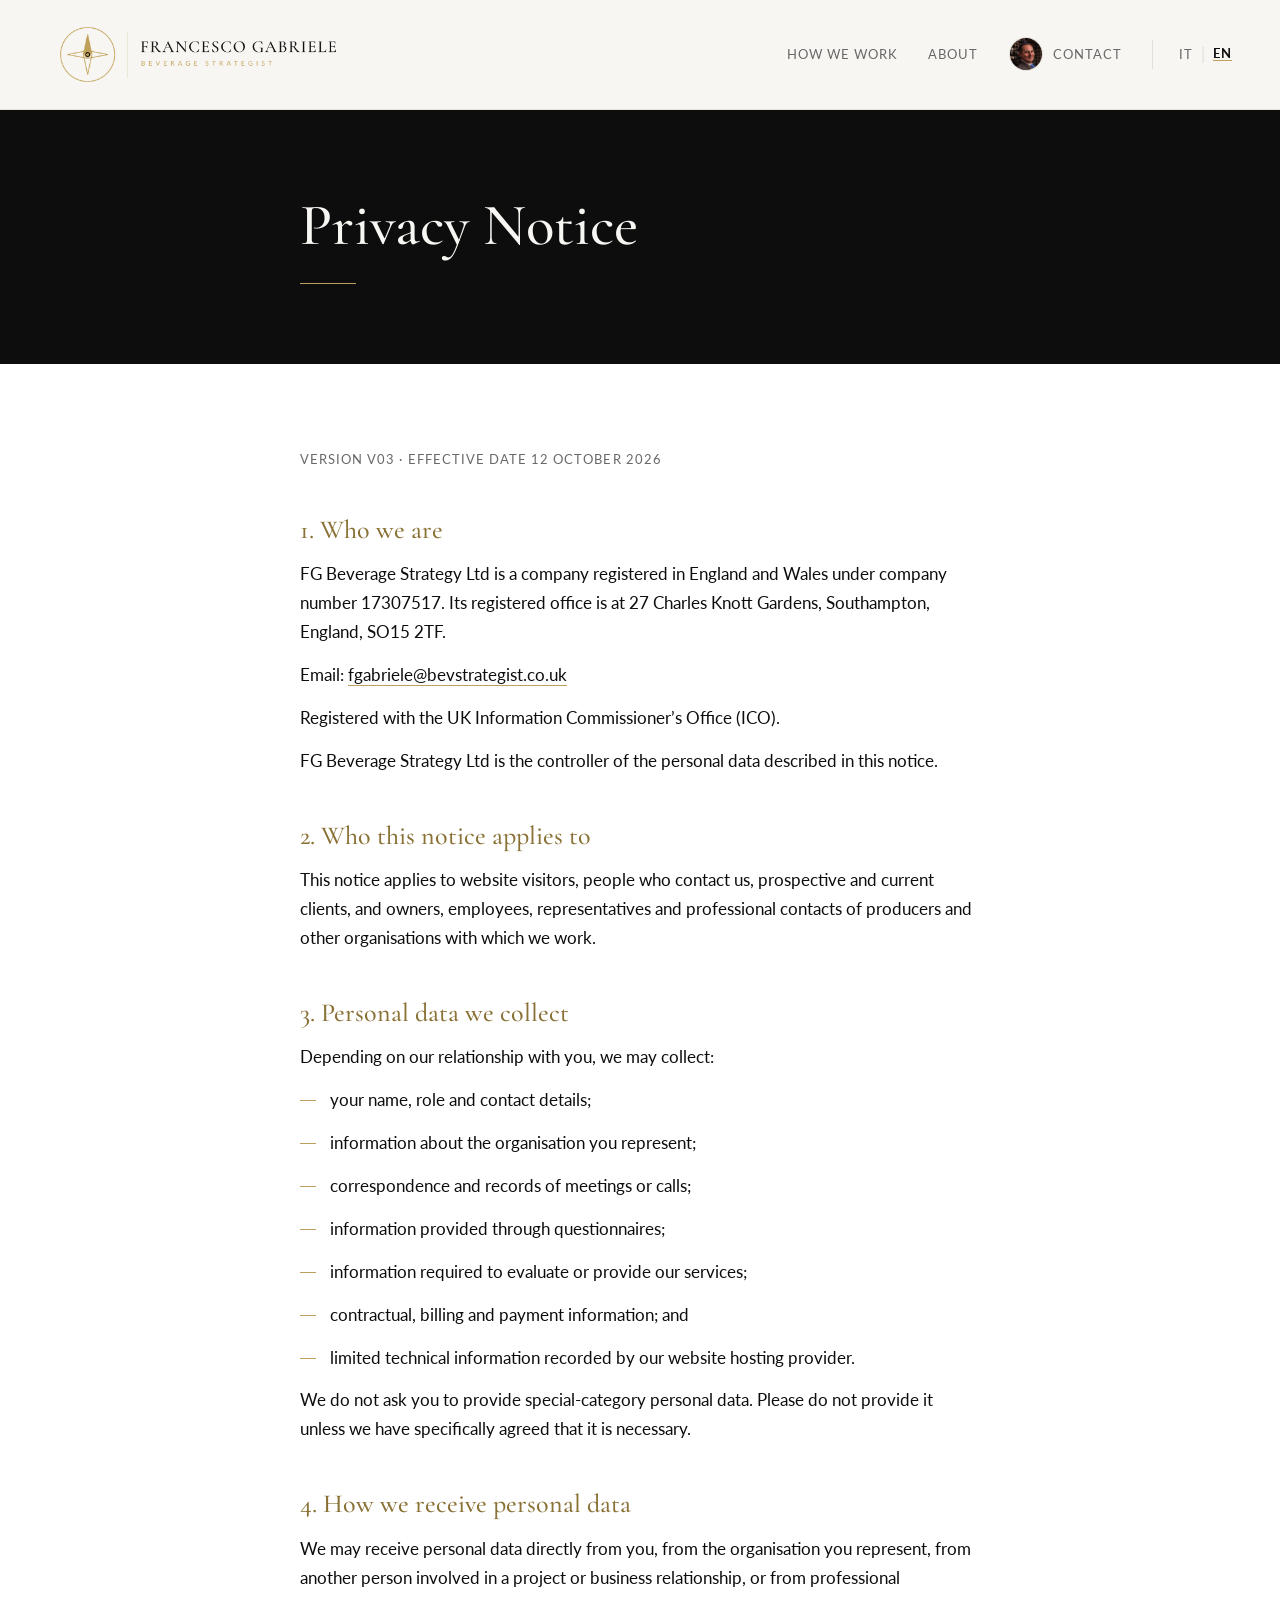
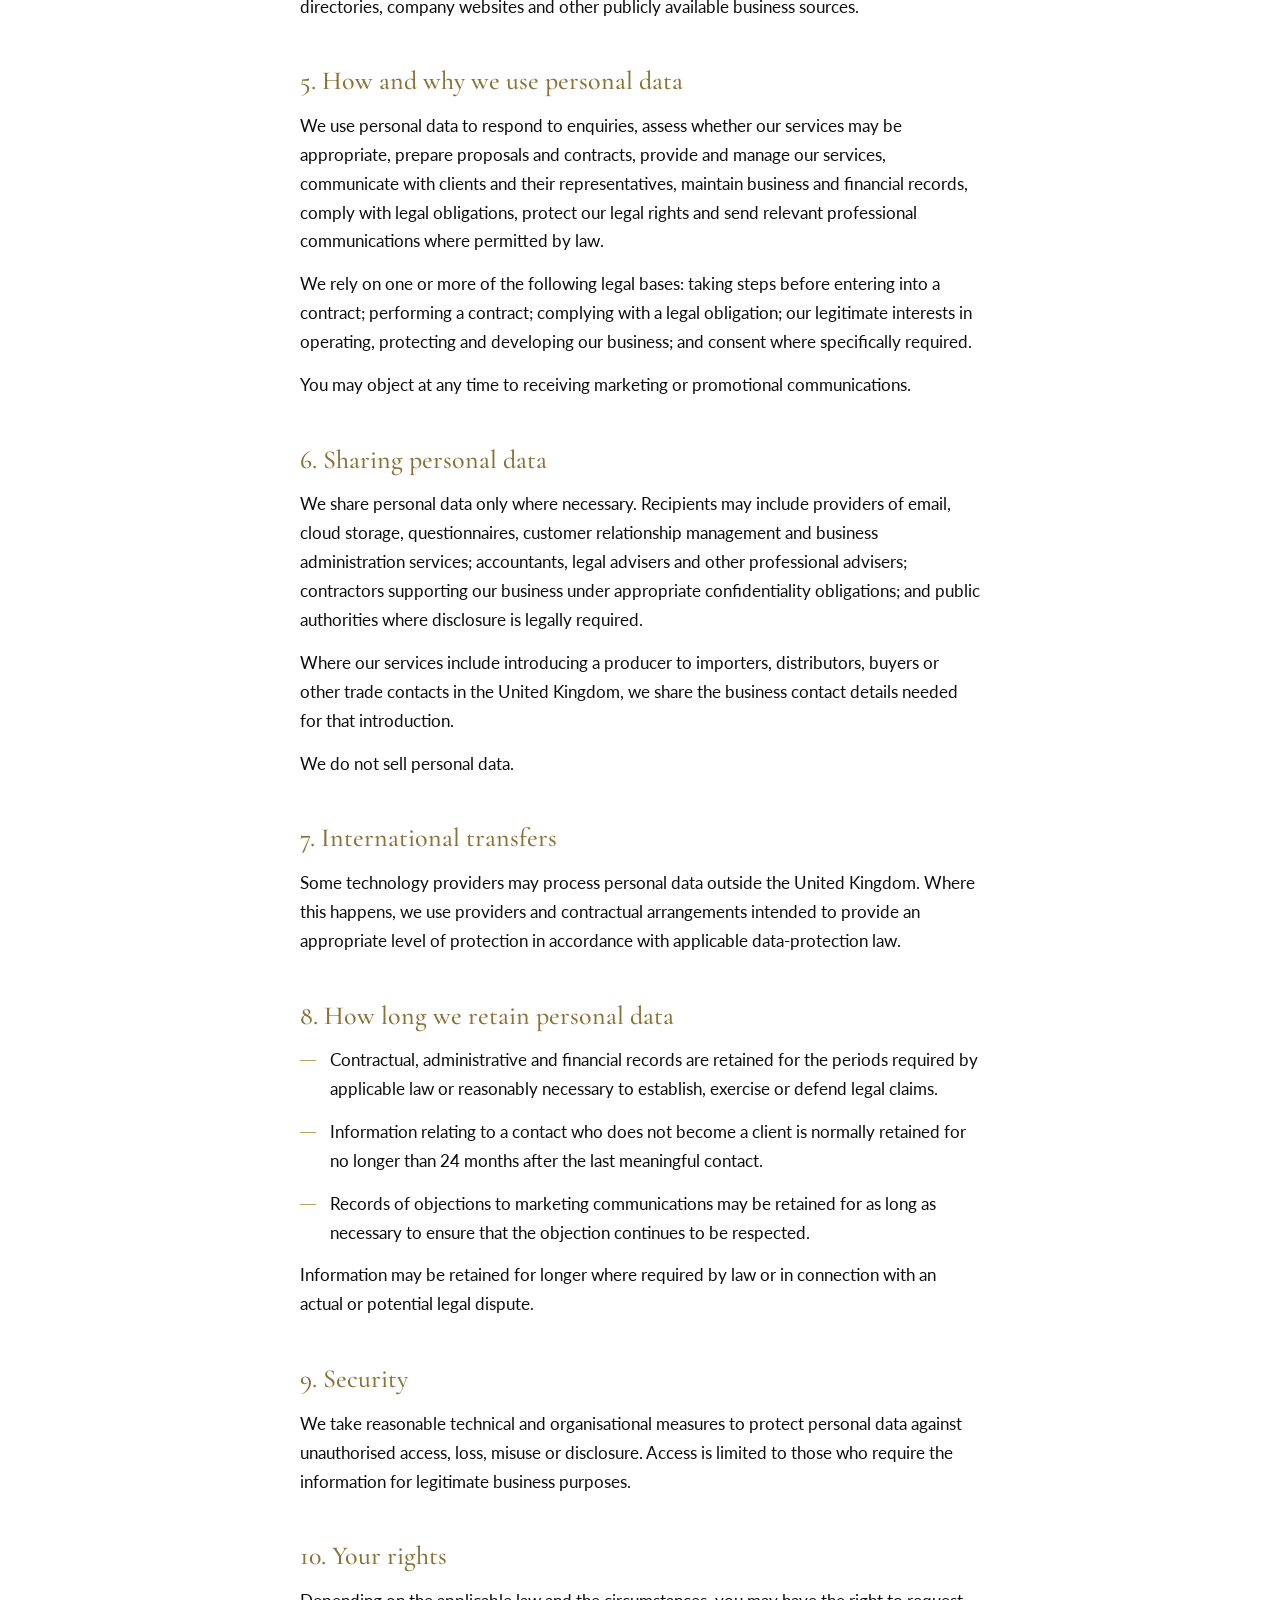
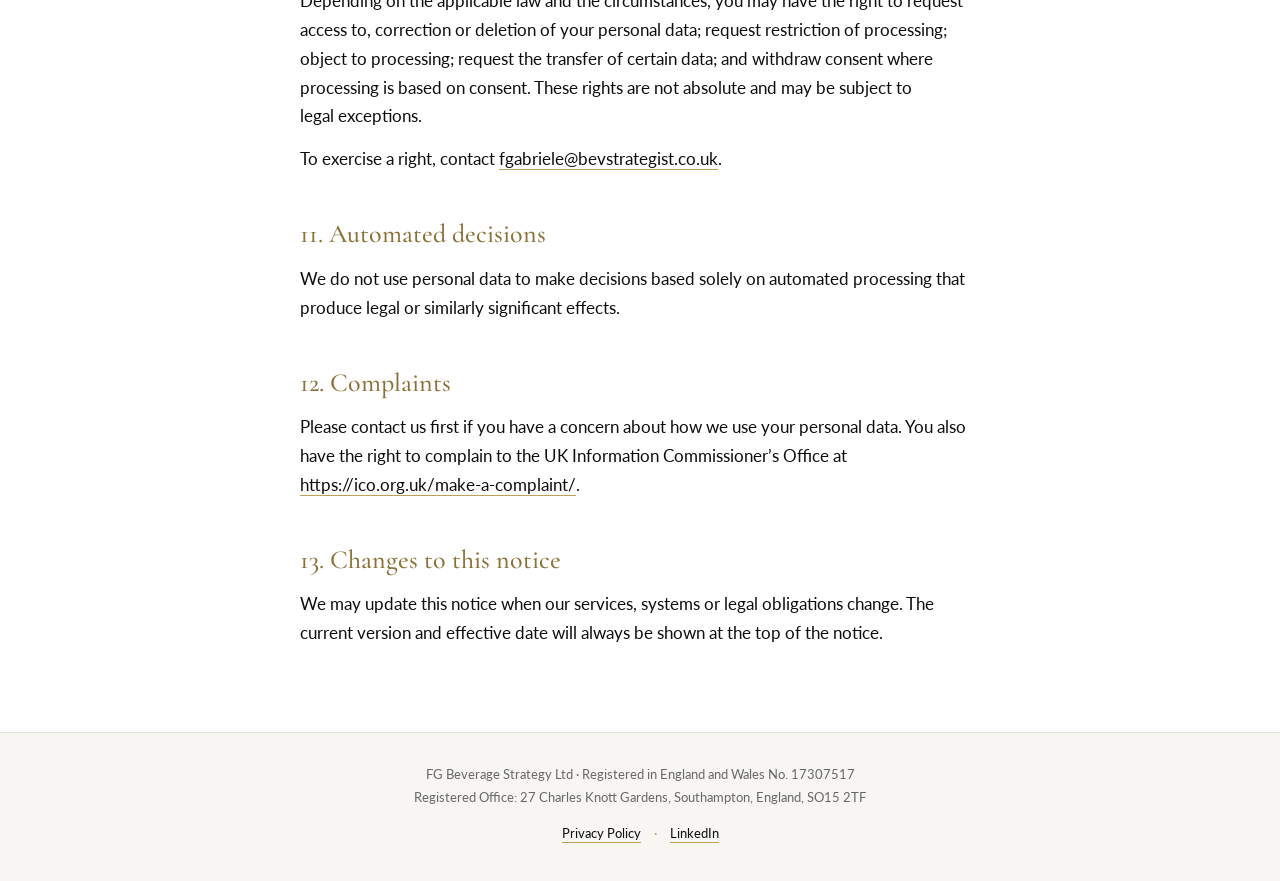
<file: en/privacy-policy.html>
<!DOCTYPE html>
<html lang="en">
<head>
<meta charset="UTF-8">
<meta name="viewport" content="width=device-width, initial-scale=1">
<title>Privacy Policy | Francesco Gabriele | Beverage Strategist</title>
<meta name="description" content="Privacy Notice of FG Beverage Strategy Ltd: the personal data we collect, why we use it, how long we keep it and your rights.">
<link rel="canonical" href="https://bevstrategist.co.uk/en/privacy-policy.html">
<link rel="alternate" hreflang="it" href="https://bevstrategist.co.uk/privacy-policy.html">
<link rel="alternate" hreflang="en" href="https://bevstrategist.co.uk/en/privacy-policy.html">
<link rel="alternate" hreflang="x-default" href="https://bevstrategist.co.uk/privacy-policy.html">
<meta property="og:type" content="website">
<meta property="og:site_name" content="Francesco Gabriele | Beverage Strategist">
<meta property="og:title" content="Privacy Policy | Francesco Gabriele | Beverage Strategist">
<meta property="og:description" content="Privacy Notice of FG Beverage Strategy Ltd: the personal data we collect, why we use it, how long we keep it and your rights.">
<meta property="og:url" content="https://bevstrategist.co.uk/en/privacy-policy.html">
<meta property="og:locale" content="en_GB">
<meta property="og:locale:alternate" content="it_IT">
<meta property="og:image" content="https://bevstrategist.co.uk/assets/img/anteprima-social.png">
<meta property="og:image:width" content="1200">
<meta property="og:image:height" content="630">
<meta property="og:image:alt" content="Francesco Gabriele | Beverage Strategist">
<meta name="twitter:card" content="summary_large_image">
<link rel="icon" href="/favicon.ico" sizes="any">
<link rel="icon" type="image/png" sizes="96x96" href="/assets/img/favicon-96.png">
<link rel="apple-touch-icon" href="/apple-touch-icon.png">
<link rel="preload" href="/assets/fonts/cormorant-500.woff2" as="font" type="font/woff2" crossorigin>
<link rel="preload" href="/assets/fonts/lato-400.woff2" as="font" type="font/woff2" crossorigin>
<link rel="stylesheet" href="/assets/css/site.css">
</head>
<body>
<header class="site-header">
  <a class="site-logo" href="/en/"><img src="/assets/img/logo-francesco-gabriele.png" width="990" height="255" alt="Francesco Gabriele | Beverage Strategist, back to home"></a>
  <nav aria-label="Main menu">
    <ul class="site-nav">
      <li><a href="/en/how-we-work.html">How we work</a></li>
      <li><a href="/en/#about">About</a></li>
      <li><a class="nav-contact" href="/en/#contact"><img src="/assets/img/francesco-gabriele-ritratto.jpg" width="192" height="192" alt=""><span>Contact</span></a></li>
      <li class="lang"><a href="/privacy-policy.html" lang="it" hreflang="it">IT</a><span aria-hidden="true">|</span><a href="/en/privacy-policy.html" lang="en" hreflang="en" aria-current="true">EN</a></li>
    </ul>
  </nav>
</header>
<main>
  <div class="page-hero">
    <div class="inner">
      <h1>Privacy Notice</h1>
      <span class="rule"></span>
    </div>
  </div>

  <section class="legal-text">
    <div class="inner">
<p class="legal-meta">Version v03 · Effective date 12 October 2026</p>
<h2>1. Who we are</h2>
<p>FG Beverage Strategy Ltd is a company registered in England and Wales under company number 17307517. Its registered office is at 27 Charles Knott Gardens, Southampton, England, SO15 2TF.</p>
<p>Email: <a href="mailto:fgabriele@bevstrategist.co.uk">fgabriele@bevstrategist.co.uk</a></p>
<p>Registered with the UK Information Commissioner’s Office (ICO).</p>
<p>FG Beverage Strategy Ltd is the controller of the personal data described in this notice.</p>
<h2>2. Who this notice applies to</h2>
<p>This notice applies to website visitors, people who contact us, prospective and current clients, and owners, employees, representatives and professional contacts of producers and other organisations with which we work.</p>
<h2>3. Personal data we collect</h2>
<p>Depending on our relationship with you, we may collect:</p>
<ul class="bullets">
<li>your name, role and contact details;</li>
<li>information about the organisation you represent;</li>
<li>correspondence and records of meetings or calls;</li>
<li>information provided through questionnaires;</li>
<li>information required to evaluate or provide our services;</li>
<li>contractual, billing and payment information; and</li>
<li>limited technical information recorded by our website hosting provider.</li>
</ul>
<p>We do not ask you to provide special-category personal data. Please do not provide it unless we have specifically agreed that it is necessary.</p>
<h2>4. How we receive personal data</h2>
<p>We may receive personal data directly from you, from the organisation you represent, from another person involved in a project or business relationship, or from professional directories, company websites and other publicly available business sources.</p>
<h2>5. How and why we use personal data</h2>
<p>We use personal data to respond to enquiries, assess whether our services may be appropriate, prepare proposals and contracts, provide and manage our services, communicate with clients and their representatives, maintain business and financial records, comply with legal obligations, protect our legal rights and send relevant professional communications where permitted by law.</p>
<p>We rely on one or more of the following legal bases: taking steps before entering into a contract; performing a contract; complying with a legal obligation; our legitimate interests in operating, protecting and developing our business; and consent where specifically required.</p>
<p>You may object at any time to receiving marketing or promotional communications.</p>
<h2>6. Sharing personal data</h2>
<p>We share personal data only where necessary. Recipients may include providers of email, cloud storage, questionnaires, customer relationship management and business administration services; accountants, legal advisers and other professional advisers; contractors supporting our business under appropriate confidentiality obligations; and public authorities where disclosure is legally required.</p>
<p>Where our services include introducing a producer to importers, distributors, buyers or other trade contacts in the United Kingdom, we share the business contact details needed for that introduction.</p>
<p>We do not sell personal data.</p>
<h2>7. International transfers</h2>
<p>Some technology providers may process personal data outside the United Kingdom. Where this happens, we use providers and contractual arrangements intended to provide an appropriate level of protection in accordance with applicable data-protection law.</p>
<h2>8. How long we retain personal data</h2>
<ul class="bullets">
<li>Contractual, administrative and financial records are retained for the periods required by applicable law or reasonably necessary to establish, exercise or defend legal claims.</li>
<li>Information relating to a contact who does not become a client is normally retained for no longer than 24 months after the last meaningful contact.</li>
<li>Records of objections to marketing communications may be retained for as long as necessary to ensure that the objection continues to be respected.</li>
</ul>
<p>Information may be retained for longer where required by law or in connection with an actual or potential legal dispute.</p>
<h2>9. Security</h2>
<p>We take reasonable technical and organisational measures to protect personal data against unauthorised access, loss, misuse or disclosure. Access is limited to those who require the information for legitimate business purposes.</p>
<h2>10. Your rights</h2>
<p>Depending on the applicable law and the circumstances, you may have the right to request access to, correction or deletion of your personal data; request restriction of processing; object to processing; request the transfer of certain data; and withdraw consent where processing is based on consent. These rights are not absolute and may be subject to legal exceptions.</p>
<p>To exercise a right, contact <a href="mailto:fgabriele@bevstrategist.co.uk">fgabriele@bevstrategist.co.uk</a>.</p>
<h2>11. Automated decisions</h2>
<p>We do not use personal data to make decisions based solely on automated processing that produce legal or similarly significant effects.</p>
<h2>12. Complaints</h2>
<p>Please contact us first if you have a concern about how we use your personal data. You also have the right to complain to the UK Information Commissioner’s Office at <a href="https://ico.org.uk/make-a-complaint/" rel="noopener">https://ico.org.uk/make-a-complaint/</a>.</p>
<h2>13. Changes to this notice</h2>
<p>We may update this notice when our services, systems or legal obligations change. The current version and effective date will always be shown at the top of the notice.</p>
    </div>
  </section>
</main>
<footer class="site-footer">
  <p class="legal">FG Beverage Strategy Ltd · Registered in England and Wales No. 17307517<br>Registered Office: 27 Charles Knott Gardens, Southampton, England, SO15 2TF</p>
  <p><a href="/en/privacy-policy.html">Privacy Policy</a> <span class="sep">·</span> <a href="https://www.linkedin.com/in/francesco-gabriele-b3495321" target="_blank" rel="noopener">LinkedIn</a></p>
</footer>
<script src="/assets/js/form.js" defer></script>
</body>
</html>
</file>
<file: assets/css/site.css>
/* FG Beverage Strategy — shared styles for every page
   Palette: Gold #BFA05B · Charcoal #0D0D0D · Ivory #F7F6F2 · Stone #686868
   Type: Cormorant Garamond (titles) · Lato (text). Fonts are hosted on this site. */

@font-face { font-family: 'Lato'; font-style: normal; font-weight: 400; font-display: swap; src: url('/assets/fonts/lato-400.woff2') format('woff2'); }
@font-face { font-family: 'Lato'; font-style: italic; font-weight: 400; font-display: swap; src: url('/assets/fonts/lato-400i.woff2') format('woff2'); }
@font-face { font-family: 'Lato'; font-style: normal; font-weight: 700; font-display: swap; src: url('/assets/fonts/lato-700.woff2') format('woff2'); }
@font-face { font-family: 'Cormorant Garamond'; font-style: normal; font-weight: 500; font-display: swap; src: url('/assets/fonts/cormorant-500.woff2') format('woff2'); }
@font-face { font-family: 'Cormorant Garamond'; font-style: italic; font-weight: 500; font-display: swap; src: url('/assets/fonts/cormorant-500i.woff2') format('woff2'); }

*, *::before, *::after { box-sizing: border-box; margin: 0; padding: 0; }

:root {
  --charcoal: #0D0D0D;
  --ivory: #F7F6F2;
  --gold: #BFA05B;
  --stone: #686868;
  --white: #FFFFFF;
  --line: #E3E0D8;
  --serif: 'Cormorant Garamond', Georgia, 'Times New Roman', serif;
  --sans: 'Lato', Arial, Helvetica, sans-serif;
}

html { scroll-behavior: smooth; scroll-padding-top: 96px; -webkit-text-size-adjust: 100%; }

body {
  font-family: var(--sans);
  font-size: 17px;
  line-height: 1.7;
  color: var(--charcoal);
  background: var(--ivory);
}

img { max-width: 100%; height: auto; display: block; }
p { text-wrap: pretty; }
a { color: inherit; }

/* ── Header ── */
.site-header {
  position: sticky; top: 0; z-index: 100;
  background: var(--ivory);
  border-bottom: 1px solid var(--line);
  padding: 16px 48px;
  display: flex; align-items: center; justify-content: space-between; gap: 24px;
}
.site-logo img { width: min(300px, 46vw); }
.site-nav { display: flex; align-items: center; gap: 30px; list-style: none; }
.site-nav li { display: flex; align-items: center; }
.site-nav a { line-height: 1; }
.site-nav a {
  font-size: 13px; letter-spacing: 0.08em; text-transform: uppercase;
  color: var(--stone); text-decoration: none; transition: color 0.2s;
}
.site-nav a:hover, .site-nav a:focus-visible { color: var(--charcoal); }
.nav-contact { display: inline-flex; align-items: center; gap: 10px; }
.nav-contact img { width: 34px; height: 34px; border-radius: 50%; border: 1px solid var(--line); }
.lang { display: inline-flex; align-items: center; gap: 8px; padding-left: 26px; border-left: 1px solid var(--line); }
.lang a[aria-current="true"] { color: var(--charcoal); font-weight: 700; border-bottom: 1px solid var(--gold); }
.lang span { color: var(--line); }

/* ── Hero ── */
.hero {
  position: relative; overflow: hidden;
  background: var(--charcoal);
  color: var(--ivory);
  min-height: 520px;
  display: flex; align-items: center;
}
.hero-photo {
  position: absolute; inset: 0 auto 0 0; width: min(56%, 760px);
  background-size: cover; background-position: 50% 55%;
}
.hero-photo::after {
  content: ''; position: absolute; inset: 0;
  background: linear-gradient(90deg, rgba(13,13,13,0.08) 0%, rgba(13,13,13,0.22) 50%, rgba(13,13,13,0.82) 84%, #0D0D0D 100%);
}
.hero-copy {
  position: relative; z-index: 2;
  width: 50%; margin-left: 50%;
  padding: 72px 64px 72px 24px;
}
.hero h1 {
  font-family: var(--serif); font-weight: 500;
  font-size: clamp(34px, 4.3vw, 58px); line-height: 1.12; letter-spacing: -0.005em;
  margin-bottom: 22px;
}
.hero p { font-size: clamp(16px, 1.5vw, 19px); line-height: 1.6; color: rgba(247,246,242,0.86); max-width: 30em; margin-bottom: 36px; }
.line { display: block; text-wrap: balance; }
.rule { display: block; width: 56px; height: 1px; background: var(--gold); }
.hero .rule { margin-bottom: 26px; }

.btn {
  display: inline-block; padding: 14px 34px;
  font-size: 13px; font-weight: 700; letter-spacing: 0.1em; text-transform: uppercase; text-decoration: none;
  background: var(--gold); color: var(--charcoal); border: 1px solid var(--gold);
  transition: background 0.2s, border-color 0.2s;
}
.btn:hover, .btn:focus-visible { background: #CDB274; border-color: #CDB274; }

/* ── Sections ── */
section { padding: 84px 48px; }
.inner { max-width: 680px; margin: 0 auto; }
.label {
  font-size: 12px; letter-spacing: 0.2em; text-transform: uppercase; color: var(--stone);
  margin-bottom: 16px;
}
.statement { background: var(--white); border-bottom: 1px solid var(--line); text-align: center; padding: 72px 24px; }
.statement p {
  font-family: var(--serif); font-style: italic; font-weight: 500;
  font-size: clamp(24px, 2.9vw, 34px); line-height: 1.35; max-width: 24em; margin: 0 auto;
}
.about { background: var(--ivory); }
.about-grid { max-width: 1040px; margin: 0 auto; display: grid; grid-template-columns: minmax(0, 0.8fr) minmax(0, 1.2fr); gap: 64px; align-items: center; }
.about-photo { width: 100%; aspect-ratio: 4 / 5; object-fit: cover; object-position: 38% 30%; border: 1px solid var(--line); }
.about .rule { margin-bottom: 34px; }
.about p + p { margin-top: 20px; }
.about .more { margin-top: 30px; }
.about .more a { text-decoration: none; border-bottom: 1px solid var(--gold); padding-bottom: 2px; }
.about h2, .contact h2 { font-family: var(--sans); font-weight: 400; }

.contact { background: var(--white); border-top: 1px solid var(--line); text-align: center; }
.contact-head { display: flex; align-items: center; justify-content: center; gap: 14px; margin-bottom: 26px; }
.contact-head img { width: 64px; height: 64px; border-radius: 50%; border: 1px solid var(--line); }
.contact-head .label { margin-bottom: 0; }
.contact .rule { margin: 0 auto 30px; }
.contact .lead {
  text-wrap: balance;
  font-family: var(--serif); font-style: italic; font-weight: 500;
  font-size: clamp(22px, 2.5vw, 28px); line-height: 1.45; max-width: 27em; margin: 0 auto 34px;
}
.contact-links { display: flex; flex-wrap: wrap; justify-content: center; gap: 12px 34px; }
.contact-links a { font-size: 16px; letter-spacing: 0.04em; text-decoration: none; border-bottom: 1px solid var(--gold); padding-bottom: 3px; }
.contact-links a:hover, .contact-links a:focus-visible { color: var(--stone); }

/* ── Inner pages ── */
.inner-wide { max-width: 1040px; margin: 0 auto; }
.page-hero { background: var(--charcoal); color: var(--ivory); padding: 84px 48px 80px; }
.page-hero h1 { font-family: var(--serif); font-weight: 500; font-size: clamp(36px, 4.6vw, 60px); line-height: 1.1; margin-bottom: 24px; }
.page-hero .rule { margin-bottom: 26px; }
.page-hero p { font-size: clamp(17px, 1.6vw, 20px); line-height: 1.6; color: rgba(247,246,242,0.86); max-width: 34em; }

.path { background: var(--ivory); }
.path .rule { margin-bottom: 40px; }
.phases .rule { margin-bottom: 30px; }
.path-lead { font-family: var(--serif); font-style: italic; font-weight: 500; font-size: clamp(22px, 2.4vw, 27px); line-height: 1.4; margin-bottom: 44px; text-wrap: balance; }
.steps { list-style: none; position: relative; }
.steps::before { content: ''; position: absolute; left: 23px; top: 24px; bottom: 24px; width: 1px; background: var(--gold); opacity: 0.55; }
.steps li { position: relative; display: flex; gap: 28px; align-items: flex-start; padding-bottom: 34px; }
.steps li:last-child { padding-bottom: 0; }
.step-n {
  flex: 0 0 48px; height: 48px; border-radius: 50%;
  border: 1px solid var(--gold); background: var(--ivory); color: var(--charcoal);
  font-family: var(--serif); font-size: 24px; font-weight: 500; line-height: 1; padding-bottom: 3px;
  display: flex; align-items: center; justify-content: center; position: relative; z-index: 1;
}
.steps h3 { font-family: var(--sans); font-size: 17px; font-weight: 700; letter-spacing: 0.01em; margin: 9px 0 6px; }
.steps p { color: #2b2b2b; text-wrap: balance; }

.phases { background: var(--white); border-top: 1px solid var(--line); }
.phase-grid { display: grid; grid-template-columns: 1fr 1fr; gap: 28px; margin-top: 8px; }
.phase { background: var(--ivory); border: 1px solid var(--line); border-top: 2px solid var(--gold); padding: 36px 34px 38px; }
.phase-k { font-size: 12px; letter-spacing: 0.2em; text-transform: uppercase; color: var(--stone); margin-bottom: 8px; }
.phase h3 { font-family: var(--serif); font-weight: 500; font-size: 30px; line-height: 1.2; margin-bottom: 4px; }
.phase-d { font-weight: 700; font-size: 15px; letter-spacing: 0.04em; margin-bottom: 20px; }
.phase p + p { margin-top: 14px; }
.phase-stack { display: grid; gap: 28px; grid-template-rows: auto 1fr; }
.phase h3 + p:not(.phase-d) { margin-top: 16px; }

.fees { background: var(--charcoal); color: var(--ivory); border-bottom: 0; }
.fees-note { font-family: var(--sans) !important; font-style: normal !important; font-size: 15px !important; color: rgba(247,246,242,0.72); margin-top: 20px !important; }

/* ── Lists, recognition block, roles table ── */
.bullets { list-style: none; }
.bullets li { position: relative; padding-left: 30px; }
.bullets li + li { margin-top: 14px; }
.bullets li::before { content: ''; position: absolute; left: 0; top: 0.82em; width: 16px; height: 1px; background: var(--gold); }
.for-whom { background: var(--white); border-bottom: 1px solid var(--line); }
.for-whom .rule, .needs .rule, .roles .rule, .recognise .rule { margin-bottom: 30px; }
.needs { background: var(--ivory); border-top: 1px solid var(--line); }

.recognise { background: var(--ivory); border-bottom: 1px solid var(--line); }
.rec-grid { list-style: none; display: grid; grid-template-columns: 1fr 1fr; gap: 20px 28px; }
.rec-grid li {
  background: var(--white); border: 1px solid var(--line); border-left: 2px solid var(--gold);
  padding: 22px 26px; font-family: var(--serif); font-style: italic; font-weight: 500; font-size: 22px; line-height: 1.35; text-wrap: balance;
}

.roles { background: var(--white); border-top: 1px solid var(--line); }
.roles-table { width: 100%; border-collapse: collapse; font-size: 16px; }
.roles-table th, .roles-table td { text-align: left; vertical-align: top; padding: 16px 18px 16px 0; border-bottom: 1px solid var(--line); }
.roles-table thead th { font-size: 12px; letter-spacing: 0.2em; text-transform: uppercase; color: var(--stone); font-weight: 400; border-bottom: 1px solid var(--gold); }
.roles-table tbody th { font-weight: 700; width: 34%; }
.roles-table td { width: 33%; }
.roles-note { margin-top: 28px; max-width: 46em; color: var(--stone); font-style: italic; font-size: 15px; }

/* ── Contact form ── */
.contact-form { display: grid; grid-template-columns: 1fr 1fr; gap: 26px 32px; text-align: left; max-width: 620px; margin: 0 auto 44px; }
.contact-form .wide { grid-column: 1 / -1; }
.contact-form label > span { display: block; font-size: 12px; letter-spacing: 0.16em; text-transform: uppercase; color: var(--stone); margin-bottom: 6px; }
.contact-form input[type=text], .contact-form input[type=email], .contact-form textarea {
  width: 100%; font: inherit; font-size: 16px; color: var(--charcoal); background: transparent;
  border: 0; border-bottom: 1px solid var(--charcoal); border-radius: 0; padding: 8px 0 9px;
}
.contact-form textarea { resize: vertical; min-height: 120px; }
.contact-form input:focus, .contact-form textarea:focus { outline: none; border-bottom: 2px solid var(--gold); padding-bottom: 8px; }
.contact-form .check { display: flex; align-items: flex-start; gap: 12px; }
.contact-form .check input { width: 18px; height: 18px; margin-top: 4px; accent-color: var(--gold); flex: 0 0 auto; }
.contact-form .check span { font-size: 15px; letter-spacing: 0; text-transform: none; color: var(--charcoal); margin: 0; }
.contact-form .check a { border-bottom: 1px solid var(--gold); text-decoration: none; }
.contact-form button { cursor: pointer; font-family: var(--sans); }
.contact-form .hp { position: absolute; left: -9999px; width: 1px; height: 1px; opacity: 0; }
.contact-form button[disabled] { opacity: 0.6; cursor: default; }
.form-status { min-height: 0; font-size: 16px; margin: 0; }
.form-status.is-ok { border-left: 2px solid var(--gold); padding: 10px 0 10px 16px; }
.form-status.is-fail { border-left: 2px solid #9B2C2C; padding: 10px 0 10px 16px; }
.contact-or { font-size: 12px; letter-spacing: 0.2em; text-transform: uppercase; color: var(--stone); margin-bottom: 18px; }

/* ── Privacy pages ── */
.page-hero .rule:last-child { margin-bottom: 0; }
.legal-text { background: var(--white); }
.legal-text h2 { font-family: var(--serif); font-weight: 500; font-size: 26px; line-height: 1.25; color: #8A7136; margin: 44px 0 14px; }
.legal-text p + p, .legal-text ul + p, .legal-text p + ul { margin-top: 14px; }
.legal-text .sep { margin: 0 10px; color: var(--gold); }
.legal-text a { text-decoration: none; border-bottom: 1px solid var(--gold); overflow-wrap: anywhere; }
.legal-meta { font-size: 13px; letter-spacing: 0.08em; text-transform: uppercase; color: var(--stone); }
.legal-note { font-style: italic; font-size: 15px; color: var(--stone); margin-bottom: 14px; }

/* ── Footer ── */
.site-footer { border-top: 1px solid var(--line); padding: 30px 48px 36px; text-align: center; font-size: 13px; line-height: 1.8; color: var(--stone); }
.site-footer a { text-decoration: none; border-bottom: 1px solid var(--gold); padding-bottom: 1px; color: var(--charcoal); }
.site-footer .legal { margin-bottom: 12px; }
.site-footer .sep { margin: 0 10px; color: var(--gold); }

:focus-visible { outline: 2px solid var(--gold); outline-offset: 3px; }

/* ── Small screens ── */
@media (max-width: 820px) {
  .site-header { padding: 12px 20px; flex-wrap: wrap; row-gap: 10px; }
  .site-nav { gap: 16px; flex-wrap: wrap; }
  .site-nav a { font-size: 12px; letter-spacing: 0.06em; }
  .nav-contact img { display: none; }
  .lang { padding-left: 16px; }
  .hero { display: block; min-height: 0; }
  .hero-photo { position: relative; width: 100%; height: 280px; inset: auto; background-position: 50% 58%; }
  .about-grid { grid-template-columns: 1fr; gap: 36px; }
  .about-photo { aspect-ratio: 4 / 3; object-position: 40% 22%; }
  .hero-photo::after { background: linear-gradient(180deg, rgba(13,13,13,0.05) 40%, #0D0D0D 100%); }
  .hero-copy { width: 100%; margin-left: 0; padding: 20px 24px 52px; }
  section { padding: 60px 24px; }
  .statement { padding: 54px 24px; }
  .site-footer { padding: 26px 20px 30px; }
  .page-hero { padding: 56px 24px 54px; }
  .phase-grid { grid-template-columns: 1fr; }
  .contact-form { grid-template-columns: 1fr; gap: 22px; }
  .rec-grid { grid-template-columns: 1fr; }
  .rec-grid li { font-size: 20px; padding: 18px 20px; }
  .roles-table thead { display: none; }
  .roles-table, .roles-table tbody, .roles-table tr, .roles-table th, .roles-table td { display: block; width: 100%; }
  .roles-table tr { border-bottom: 1px solid var(--line); padding: 16px 0; }
  .roles-table th, .roles-table td { border-bottom: 0; padding: 0; }
  .roles-table tbody th { width: 100%; margin-bottom: 8px; }
  .roles-table td { width: 100%; padding-left: 0; }
  .roles-table td + td { margin-top: 4px; }
  .roles-table td::before { content: attr(data-k) ': '; font-weight: 700; color: var(--stone); }
  .phase { padding: 28px 24px 30px; }
  .steps li { gap: 18px; }
}

@media (prefers-reduced-motion: reduce) { html { scroll-behavior: auto; } * { transition: none !important; } }
</file>
